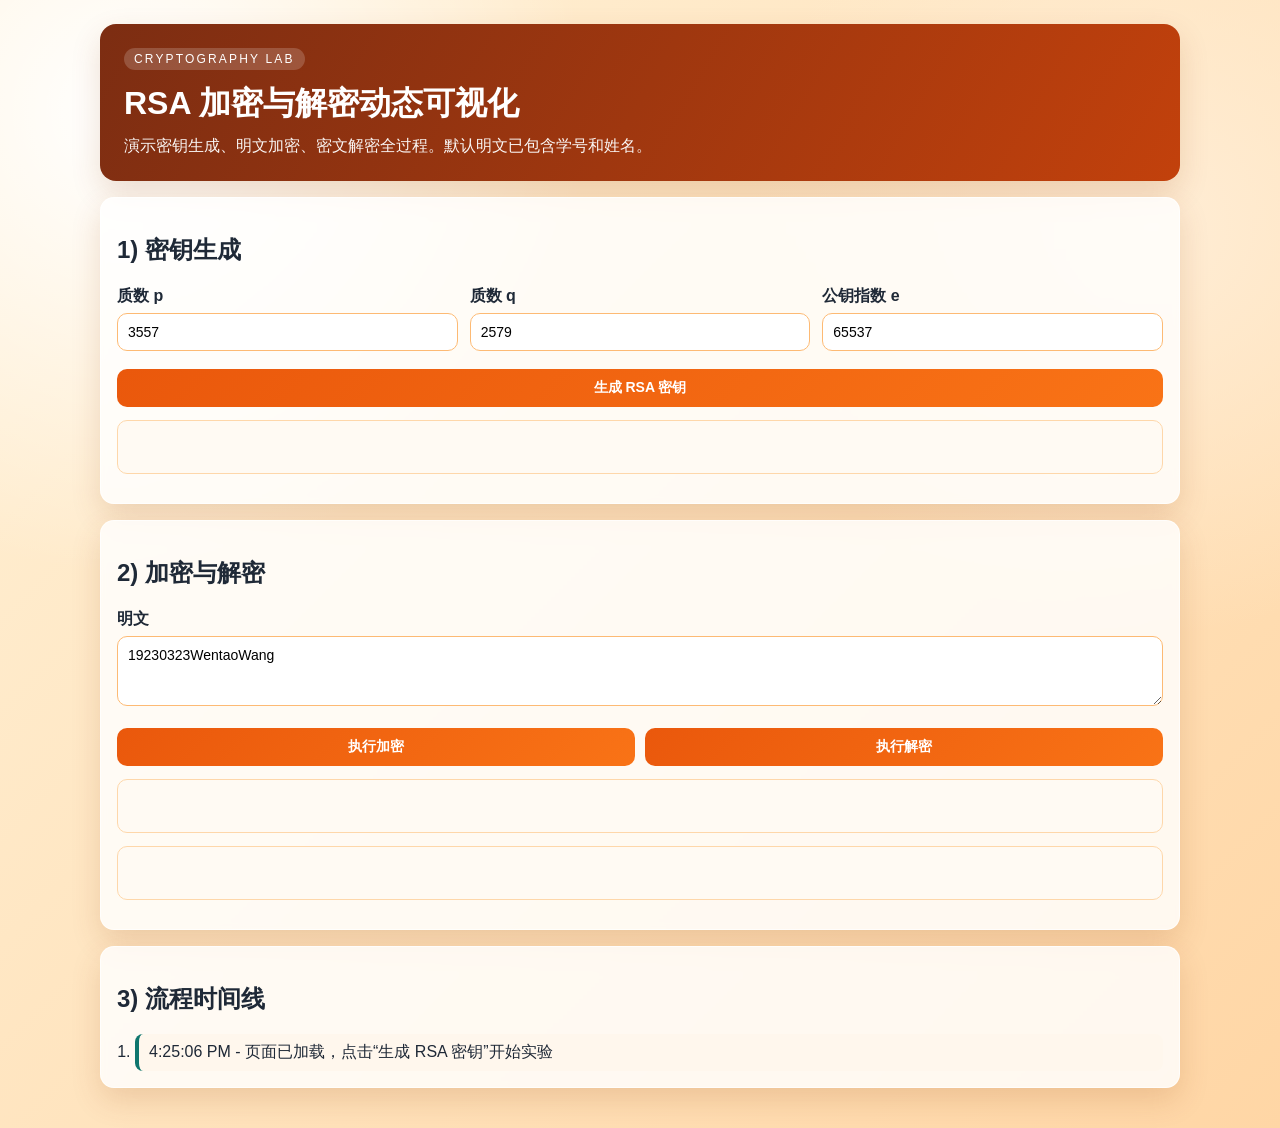
<file: RSA/index.html>
<!doctype html>
<html lang="zh-CN">
  <head>
    <meta charset="UTF-8" />
    <meta name="viewport" content="width=device-width, initial-scale=1.0" />
    <title>RSA 加密解密可视化</title>
    <link rel="stylesheet" href="style.css" />
  </head>
  <body>
    <main class="app">
      <header class="hero">
        <p class="badge">Cryptography Lab</p>
        <h1>RSA 加密与解密动态可视化</h1>
        <p class="subtitle">
          演示密钥生成、明文加密、密文解密全过程。默认明文已包含学号和姓名。
        </p>
      </header>

      <section class="panel key-panel">
        <h2>1) 密钥生成</h2>
        <div class="form-grid">
          <label>
            质数 p
            <input id="pInput" type="number" value="3557" min="3" />
          </label>
          <label>
            质数 q
            <input id="qInput" type="number" value="2579" min="3" />
          </label>
          <label>
            公钥指数 e
            <input id="eInput" type="number" value="65537" min="3" />
          </label>
        </div>
        <button id="genBtn">生成 RSA 密钥</button>
        <pre id="keyOutput" class="output"></pre>
      </section>

      <section class="panel action-panel">
        <h2>2) 加密与解密</h2>
        <label>
          明文
          <textarea id="plainInput" rows="3">19230323WentaoWang</textarea>
        </label>
        <div class="btn-row">
          <button id="encryptBtn">执行加密</button>
          <button id="decryptBtn">执行解密</button>
        </div>
        <pre id="cipherOutput" class="output"></pre>
        <pre id="decryptOutput" class="output"></pre>
      </section>

      <section class="panel timeline-panel">
        <h2>3) 流程时间线</h2>
        <ol id="timeline" class="timeline"></ol>
      </section>
    </main>

    <script src="app.js"></script>
  </body>
</html>
</file>
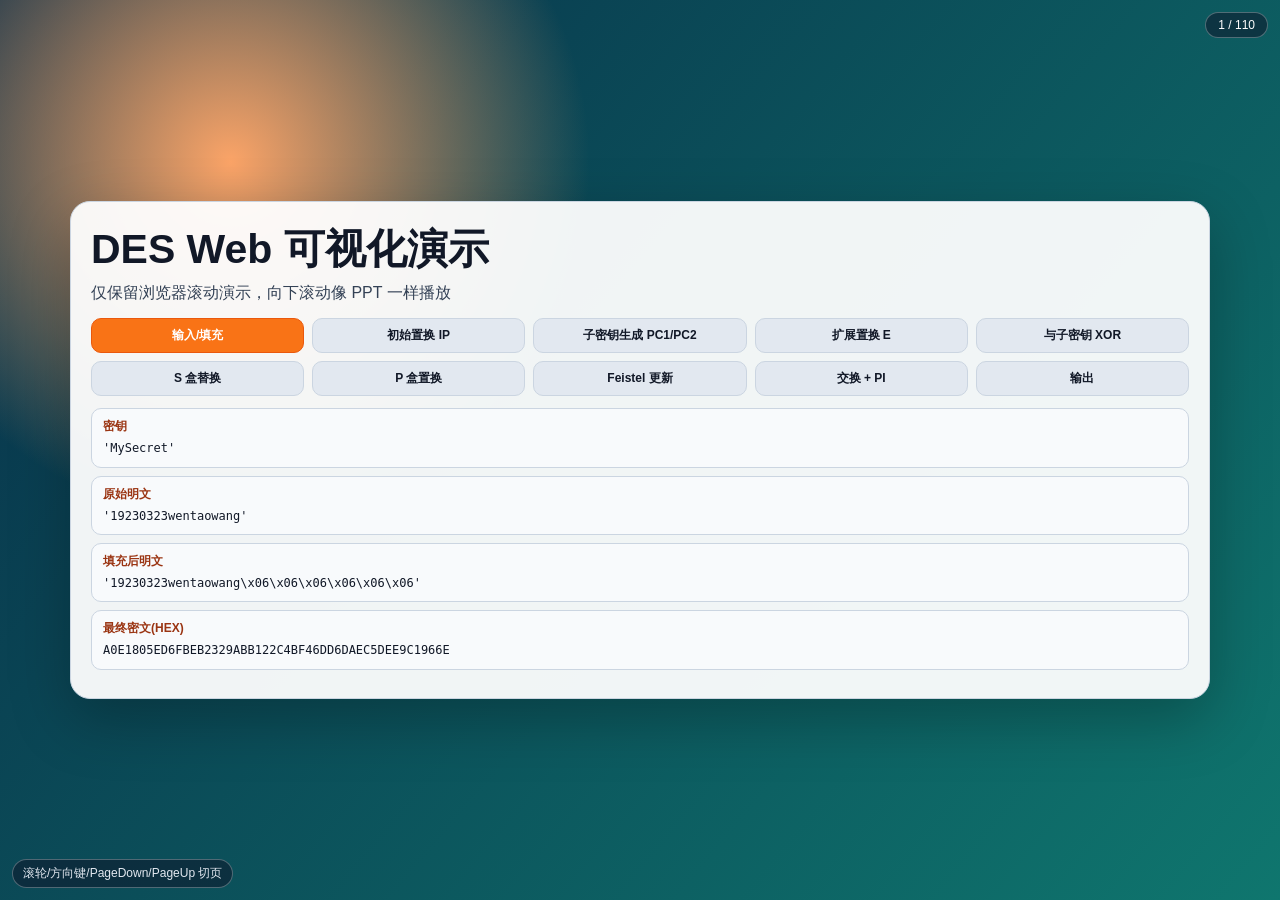
<file: DES/des_visualization_slides.html>
<!DOCTYPE html>
<html lang='zh-CN'>
<head>
  <meta charset='UTF-8' />
  <meta name='viewport' content='width=device-width, initial-scale=1.0' />
  <title>DES Web 滚动可视化</title>
  <style>
  :root {
    --bg1:#082f49;
    --bg2:#0f766e;
    --bg3:#f97316;
    --card:rgba(255,255,255,.94);
    --text:#111827;
    --muted:#334155;
    --line:#cbd5e1;
    --mod:#e2e8f0;
    --active:#f97316;
  }
  * { box-sizing: border-box; }
  html,body { height:100%; margin:0; }
  body {
    overflow:hidden;
    font-family:"Trebuchet MS","Microsoft YaHei",sans-serif;
    color:var(--text);
    background:
    radial-gradient(circle at 18% 18%, color-mix(in srgb, var(--bg3) 65%, white 35%) 0%, transparent 28%),
    linear-gradient(130deg, var(--bg1), var(--bg2));
  }
  .deck { height:100vh; overflow-y:auto; scroll-snap-type:y mandatory; scroll-behavior:smooth; }
  .slide { min-height:100vh; scroll-snap-align:start; display:flex; align-items:center; justify-content:center; padding:24px; }
  .card { width:min(1140px,96vw); background:var(--card); border:1px solid var(--line); border-radius:20px; padding:20px; box-shadow:0 20px 60px rgba(0,0,0,.26); }
  h2 { margin:0 0 6px; font-size:clamp(24px,3.2vw,42px); }
  .slide-subtitle { margin:0 0 14px; color:var(--muted); }
  .framework { display:grid; grid-template-columns:repeat(5,1fr); gap:8px; margin-bottom:12px; }
  .module { background:var(--mod); border:1px solid var(--line); border-radius:10px; padding:8px; font-size:12px; text-align:center; font-weight:700; }
  .module.active { background:var(--active); color:#fff; border-color:#ea580c; }
  .kv { margin:8px 0; background:#f8fafc; border:1px solid var(--line); border-radius:10px; padding:9px 11px; }
  .kv span { display:block; font-size:12px; color:#9a3412; font-weight:700; margin-bottom:5px; }
  .kv code { display:block; white-space:pre-wrap; word-break:break-all; font-family:"Cascadia Code","Consolas",monospace; font-size:12px; line-height:1.45; }
  .f-diagram { display:flex; align-items:center; flex-wrap:wrap; gap:6px; margin:8px 0 10px; }
  .f-box { background:#dbeafe; border:1px solid #93c5fd; border-radius:8px; padding:6px 8px; font-size:12px; font-weight:700; }
  .f-arrow { color:#2563eb; font-weight:900; }
  .hud { position:fixed; top:12px; right:12px; z-index:5; color:#fff; background:rgba(15,23,42,.55); border:1px solid rgba(255,255,255,.28); border-radius:999px; padding:5px 12px; font-size:12px; }
  .hint { position:fixed; left:12px; bottom:12px; z-index:5; color:#e2e8f0; background:rgba(15,23,42,.55); border:1px solid rgba(255,255,255,.28); border-radius:999px; padding:5px 10px; font-size:12px; }
  @media (max-width: 900px) {
    .framework { grid-template-columns:repeat(2,1fr); }
    .card { padding:14px; }
  }
  </style>
</head>
<body>
  <div class='hud' id='counter'>1 / 110</div>
  <div class='hint'>滚轮/方向键/PageDown/PageUp 切页</div>
  <main class='deck' id='deck'>
    <section class='slide'>
      <div class='card'>
      <h2>DES Web 可视化演示</h2>
      <p class='slide-subtitle'>仅保留浏览器滚动演示，向下滚动像 PPT 一样播放</p>
      <div class='framework'><div class='module active'>输入/填充</div><div class='module'>初始置换 IP</div><div class='module'>子密钥生成 PC1/PC2</div><div class='module'>扩展置换 E</div><div class='module'>与子密钥 XOR</div><div class='module'>S 盒替换</div><div class='module'>P 盒置换</div><div class='module'>Feistel 更新</div><div class='module'>交换 + PI</div><div class='module'>输出</div></div>
      <div class='kv'><span>密钥</span><code>&#x27;MySecret&#x27;</code></div><div class='kv'><span>原始明文</span><code>&#x27;19230323wentaowang&#x27;</code></div><div class='kv'><span>填充后明文</span><code>&#x27;19230323wentaowang\x06\x06\x06\x06\x06\x06&#x27;</code></div><div class='kv'><span>最终密文(HEX)</span><code>A0E1805ED6FBEB2329ABB122C4BF46DD6DAEC5DEE9C1966E</code></div>
      </div>
    </section>
    

    <section class='slide'>
      <div class='card'>
      <h2>加密块 1 - IP 阶段</h2>
      <p class='slide-subtitle'>本页对应模块：初始置换 IP</p>
      <div class='framework'><div class='module'>输入/填充</div><div class='module active'>初始置换 IP</div><div class='module'>子密钥生成 PC1/PC2</div><div class='module'>扩展置换 E</div><div class='module'>与子密钥 XOR</div><div class='module'>S 盒替换</div><div class='module'>P 盒置换</div><div class='module'>Feistel 更新</div><div class='module'>交换 + PI</div><div class='module'>输出</div></div>
      <div class='kv'><span>输入块(HEX)</span><code>3139323330333233</code></div><div class='kv'><span>输入块(BIN)</span><code>00110001 00111001 00110010 00110011 00110000 00110011 00110010 00110011</code></div><div class='kv'><span>IP 后 L0</span><code>00000000 11111111 00000000 10101011</code></div><div class='kv'><span>IP 后 R0</span><code>00000000 11111111 00000010 11101100</code></div>
      </div>
    </section>
    

    <section class='slide'>
      <div class='card'>
      <h2>加密第 1 轮</h2>
      <p class='slide-subtitle'>本页对应模块：E -> XOR -> S 盒 -> P 盒 -> Feistel 更新（K1）</p>
      <div class='framework'><div class='module'>输入/填充</div><div class='module'>初始置换 IP</div><div class='module'>子密钥生成 PC1/PC2</div><div class='module active'>扩展置换 E</div><div class='module'>与子密钥 XOR</div><div class='module'>S 盒替换</div><div class='module'>P 盒置换</div><div class='module'>Feistel 更新</div><div class='module'>交换 + PI</div><div class='module'>输出</div></div>
      
    <div class='f-diagram'>
      <div class='f-box'>R(32)</div>
      <div class='f-arrow'>-></div>
      <div class='f-box'>E 扩展(48)</div>
      <div class='f-arrow'>-></div>
      <div class='f-box'>XOR 子密钥</div>
      <div class='f-arrow'>-></div>
      <div class='f-box'>S 盒(32)</div>
      <div class='f-arrow'>-></div>
      <div class='f-box'>P 置换(32)</div>
    </div>
    <div class='kv'><span>子密钥 K1</span><code>F096E633A04C</code></div><div class='kv'><span>L0</span><code>00000000 11111111 00000000 10101011</code></div><div class='kv'><span>R0</span><code>00000000 11111111 00000010 11101100</code></div><div class='kv'><span>E 扩展输出</span><code>000000 000001 011111 111110 100000 000101 011101 011000</code></div><div class='kv'><span>XOR 输出</span><code>111100 001000 000100 011000 101100 111111 011100 010100</code></div><div class='kv'><span>S 盒输出</span><code>0101 0110 1001 1011 0111 1101 0110 0011</code></div><div class='kv'><span>f(R,K)=P 输出</span><code>11110100 01010110 10101101 11011010</code></div><div class='kv'><span>L1</span><code>00000000 11111111 00000010 11101100</code></div><div class='kv'><span>R1</span><code>11110100 10101001 10101101 01110001</code></div>
      </div>
    </section>
    

    <section class='slide'>
      <div class='card'>
      <h2>加密第 2 轮</h2>
      <p class='slide-subtitle'>本页对应模块：E -> XOR -> S 盒 -> P 盒 -> Feistel 更新（K2）</p>
      <div class='framework'><div class='module'>输入/填充</div><div class='module'>初始置换 IP</div><div class='module'>子密钥生成 PC1/PC2</div><div class='module active'>扩展置换 E</div><div class='module'>与子密钥 XOR</div><div class='module'>S 盒替换</div><div class='module'>P 盒置换</div><div class='module'>Feistel 更新</div><div class='module'>交换 + PI</div><div class='module'>输出</div></div>
      
    <div class='f-diagram'>
      <div class='f-box'>R(32)</div>
      <div class='f-arrow'>-></div>
      <div class='f-box'>E 扩展(48)</div>
      <div class='f-arrow'>-></div>
      <div class='f-box'>XOR 子密钥</div>
      <div class='f-arrow'>-></div>
      <div class='f-box'>S 盒(32)</div>
      <div class='f-arrow'>-></div>
      <div class='f-box'>P 置换(32)</div>
    </div>
    <div class='kv'><span>子密钥 K2</span><code>E0BE7242065F</code></div><div class='kv'><span>L1</span><code>00000000 11111111 00000010 11101100</code></div><div class='kv'><span>R1</span><code>11110100 10101001 10101101 01110001</code></div><div class='kv'><span>E 扩展输出</span><code>111110 101001 010101 010011 110101 011010 101110 100011</code></div><div class='kv'><span>XOR 输出</span><code>000110 100010 101100 100001 100101 111010 110111 111100</code></div><div class='kv'><span>S 盒输出</span><code>0001 1110 0011 0011 1100 1101 1111 0101</code></div><div class='kv'><span>f(R,K)=P 输出</span><code>11010111 01011100 00101100 00111111</code></div><div class='kv'><span>L2</span><code>11110100 10101001 10101101 01110001</code></div><div class='kv'><span>R2</span><code>11010111 10100011 00101110 11010011</code></div>
      </div>
    </section>
    

    <section class='slide'>
      <div class='card'>
      <h2>加密第 3 轮</h2>
      <p class='slide-subtitle'>本页对应模块：E -> XOR -> S 盒 -> P 盒 -> Feistel 更新（K3）</p>
      <div class='framework'><div class='module'>输入/填充</div><div class='module'>初始置换 IP</div><div class='module'>子密钥生成 PC1/PC2</div><div class='module active'>扩展置换 E</div><div class='module'>与子密钥 XOR</div><div class='module'>S 盒替换</div><div class='module'>P 盒置换</div><div class='module'>Feistel 更新</div><div class='module'>交换 + PI</div><div class='module'>输出</div></div>
      
    <div class='f-diagram'>
      <div class='f-box'>R(32)</div>
      <div class='f-arrow'>-></div>
      <div class='f-box'>E 扩展(48)</div>
      <div class='f-arrow'>-></div>
      <div class='f-box'>XOR 子密钥</div>
      <div class='f-arrow'>-></div>
      <div class='f-box'>S 盒(32)</div>
      <div class='f-arrow'>-></div>
      <div class='f-box'>P 置换(32)</div>
    </div>
    <div class='kv'><span>子密钥 K3</span><code>E4FE721FB188</code></div><div class='kv'><span>L2</span><code>11110100 10101001 10101101 01110001</code></div><div class='kv'><span>R2</span><code>11010111 10100011 00101110 11010011</code></div><div class='kv'><span>E 扩展输出</span><code>111010 101111 110100 000110 100101 011101 011010 100111</code></div><div class='kv'><span>XOR 输出</span><code>000011 100000 001101 110100 100010 100110 011100 101111</code></div><div class='kv'><span>S 盒输出</span><code>1111 0000 0110 0011 0010 0101 0110 1101</code></div><div class='kv'><span>f(R,K)=P 输出</span><code>10001000 11010001 10101110 10101110</code></div><div class='kv'><span>L3</span><code>11010111 10100011 00101110 11010011</code></div><div class='kv'><span>R3</span><code>01111100 01111000 00000011 11011111</code></div>
      </div>
    </section>
    

    <section class='slide'>
      <div class='card'>
      <h2>加密第 4 轮</h2>
      <p class='slide-subtitle'>本页对应模块：E -> XOR -> S 盒 -> P 盒 -> Feistel 更新（K4）</p>
      <div class='framework'><div class='module'>输入/填充</div><div class='module'>初始置换 IP</div><div class='module'>子密钥生成 PC1/PC2</div><div class='module active'>扩展置换 E</div><div class='module'>与子密钥 XOR</div><div class='module'>S 盒替换</div><div class='module'>P 盒置换</div><div class='module'>Feistel 更新</div><div class='module'>交换 + PI</div><div class='module'>输出</div></div>
      
    <div class='f-diagram'>
      <div class='f-box'>R(32)</div>
      <div class='f-arrow'>-></div>
      <div class='f-box'>E 扩展(48)</div>
      <div class='f-arrow'>-></div>
      <div class='f-box'>XOR 子密钥</div>
      <div class='f-arrow'>-></div>
      <div class='f-box'>S 盒(32)</div>
      <div class='f-arrow'>-></div>
      <div class='f-box'>P 置换(32)</div>
    </div>
    <div class='kv'><span>子密钥 K4</span><code>E6F752205561</code></div><div class='kv'><span>L3</span><code>11010111 10100011 00101110 11010011</code></div><div class='kv'><span>R3</span><code>01111100 01111000 00000011 11011111</code></div><div class='kv'><span>E 扩展输出</span><code>101111 111000 001111 110000 000000 000111 111011 111110</code></div><div class='kv'><span>XOR 输出</span><code>010110 010111 010010 100010 001000 000010 101110 011111</code></div><div class='kv'><span>S 盒输出</span><code>1100 1010 1101 0110 0111 0001 1110 0010</code></div><div class='kv'><span>f(R,K)=P 输出</span><code>01100100 11011111 10110101 10000001</code></div><div class='kv'><span>L4</span><code>01111100 01111000 00000011 11011111</code></div><div class='kv'><span>R4</span><code>10110011 01111100 10011011 01010010</code></div>
      </div>
    </section>
    

    <section class='slide'>
      <div class='card'>
      <h2>加密第 5 轮</h2>
      <p class='slide-subtitle'>本页对应模块：E -> XOR -> S 盒 -> P 盒 -> Feistel 更新（K5）</p>
      <div class='framework'><div class='module'>输入/填充</div><div class='module'>初始置换 IP</div><div class='module'>子密钥生成 PC1/PC2</div><div class='module active'>扩展置换 E</div><div class='module'>与子密钥 XOR</div><div class='module'>S 盒替换</div><div class='module'>P 盒置换</div><div class='module'>Feistel 更新</div><div class='module'>交换 + PI</div><div class='module'>输出</div></div>
      
    <div class='f-diagram'>
      <div class='f-box'>R(32)</div>
      <div class='f-arrow'>-></div>
      <div class='f-box'>E 扩展(48)</div>
      <div class='f-arrow'>-></div>
      <div class='f-box'>XOR 子密钥</div>
      <div class='f-arrow'>-></div>
      <div class='f-box'>S 盒(32)</div>
      <div class='f-arrow'>-></div>
      <div class='f-box'>P 置换(32)</div>
    </div>
    <div class='kv'><span>子密钥 K5</span><code>6ED7534AA826</code></div><div class='kv'><span>L4</span><code>01111100 01111000 00000011 11011111</code></div><div class='kv'><span>R4</span><code>10110011 01111100 10011011 01010010</code></div><div class='kv'><span>E 扩展输出</span><code>010110 100110 101111 111001 010011 110110 101010 100101</code></div><div class='kv'><span>XOR 输出</span><code>001101 001011 110010 101010 000001 011100 001010 000011</code></div><div class='kv'><span>S 盒输出</span><code>1101 0010 0001 1011 1110 0101 0000 1111</code></div><div class='kv'><span>f(R,K)=P 输出</span><code>11001101 11000110 10101000 11101010</code></div><div class='kv'><span>L5</span><code>10110011 01111100 10011011 01010010</code></div><div class='kv'><span>R5</span><code>10110001 10111110 10101011 00110101</code></div>
      </div>
    </section>
    

    <section class='slide'>
      <div class='card'>
      <h2>加密第 6 轮</h2>
      <p class='slide-subtitle'>本页对应模块：E -> XOR -> S 盒 -> P 盒 -> Feistel 更新（K6）</p>
      <div class='framework'><div class='module'>输入/填充</div><div class='module'>初始置换 IP</div><div class='module'>子密钥生成 PC1/PC2</div><div class='module active'>扩展置换 E</div><div class='module'>与子密钥 XOR</div><div class='module'>S 盒替换</div><div class='module'>P 盒置换</div><div class='module'>Feistel 更新</div><div class='module'>交换 + PI</div><div class='module'>输出</div></div>
      
    <div class='f-diagram'>
      <div class='f-box'>R(32)</div>
      <div class='f-arrow'>-></div>
      <div class='f-box'>E 扩展(48)</div>
      <div class='f-arrow'>-></div>
      <div class='f-box'>XOR 子密钥</div>
      <div class='f-arrow'>-></div>
      <div class='f-box'>S 盒(32)</div>
      <div class='f-arrow'>-></div>
      <div class='f-box'>P 置换(32)</div>
    </div>
    <div class='kv'><span>子密钥 K6</span><code>6FD15BE44D98</code></div><div class='kv'><span>L5</span><code>10110011 01111100 10011011 01010010</code></div><div class='kv'><span>R5</span><code>10110001 10111110 10101011 00110101</code></div><div class='kv'><span>E 扩展输出</span><code>110110 100011 110111 111101 010101 010110 100110 101011</code></div><div class='kv'><span>XOR 输出</span><code>101101 011110 110010 100110 101100 010010 010000 110011</code></div><div class='kv'><span>S 盒输出</span><code>0001 1010 0001 0000 0111 1101 0011 1100</code></div><div class='kv'><span>f(R,K)=P 输出</span><code>01111110 00001100 00100100 10101010</code></div><div class='kv'><span>L6</span><code>10110001 10111110 10101011 00110101</code></div><div class='kv'><span>R6</span><code>11001101 01110000 10111111 11111000</code></div>
      </div>
    </section>
    

    <section class='slide'>
      <div class='card'>
      <h2>加密第 7 轮</h2>
      <p class='slide-subtitle'>本页对应模块：E -> XOR -> S 盒 -> P 盒 -> Feistel 更新（K7）</p>
      <div class='framework'><div class='module'>输入/填充</div><div class='module'>初始置换 IP</div><div class='module'>子密钥生成 PC1/PC2</div><div class='module active'>扩展置换 E</div><div class='module'>与子密钥 XOR</div><div class='module'>S 盒替换</div><div class='module'>P 盒置换</div><div class='module'>Feistel 更新</div><div class='module'>交换 + PI</div><div class='module'>输出</div></div>
      
    <div class='f-diagram'>
      <div class='f-box'>R(32)</div>
      <div class='f-arrow'>-></div>
      <div class='f-box'>E 扩展(48)</div>
      <div class='f-arrow'>-></div>
      <div class='f-box'>XOR 子密钥</div>
      <div class='f-arrow'>-></div>
      <div class='f-box'>S 盒(32)</div>
      <div class='f-arrow'>-></div>
      <div class='f-box'>P 置换(32)</div>
    </div>
    <div class='kv'><span>子密钥 K7</span><code>2FC1DB09125B</code></div><div class='kv'><span>L6</span><code>10110001 10111110 10101011 00110101</code></div><div class='kv'><span>R6</span><code>11001101 01110000 10111111 11111000</code></div><div class='kv'><span>E 扩展输出</span><code>011001 011010 101110 100001 010111 111111 111111 110001</code></div><div class='kv'><span>XOR 输出</span><code>010010 100110 101001 111010 010101 101110 110110 101010</code></div><div class='kv'><span>S 盒输出</span><code>1010 1011 0110 0010 1111 0011 1000 1100</code></div><div class='kv'><span>f(R,K)=P 输出</span><code>01101001 11101101 01100010 10100101</code></div><div class='kv'><span>L7</span><code>11001101 01110000 10111111 11111000</code></div><div class='kv'><span>R7</span><code>11011000 01010011 11001001 10010000</code></div>
      </div>
    </section>
    

    <section class='slide'>
      <div class='card'>
      <h2>加密第 8 轮</h2>
      <p class='slide-subtitle'>本页对应模块：E -> XOR -> S 盒 -> P 盒 -> Feistel 更新（K8）</p>
      <div class='framework'><div class='module'>输入/填充</div><div class='module'>初始置换 IP</div><div class='module'>子密钥生成 PC1/PC2</div><div class='module active'>扩展置换 E</div><div class='module'>与子密钥 XOR</div><div class='module'>S 盒替换</div><div class='module'>P 盒置换</div><div class='module'>Feistel 更新</div><div class='module'>交换 + PI</div><div class='module'>输出</div></div>
      
    <div class='f-diagram'>
      <div class='f-box'>R(32)</div>
      <div class='f-arrow'>-></div>
      <div class='f-box'>E 扩展(48)</div>
      <div class='f-arrow'>-></div>
      <div class='f-box'>XOR 子密钥</div>
      <div class='f-arrow'>-></div>
      <div class='f-box'>S 盒(32)</div>
      <div class='f-arrow'>-></div>
      <div class='f-box'>P 置换(32)</div>
    </div>
    <div class='kv'><span>子密钥 K8</span><code>3F499BD7D020</code></div><div class='kv'><span>L7</span><code>11001101 01110000 10111111 11111000</code></div><div class='kv'><span>R7</span><code>11011000 01010011 11001001 10010000</code></div><div class='kv'><span>E 扩展输出</span><code>011011 110000 001010 100111 111001 010011 110010 100001</code></div><div class='kv'><span>XOR 输出</span><code>010100 000100 101100 111100 001100 101110 110010 000001</code></div><div class='kv'><span>S 盒输出</span><code>0110 1000 0011 1000 1011 0011 1111 0001</code></div><div class='kv'><span>f(R,K)=P 输出</span><code>00100111 00111000 10101110 11000101</code></div><div class='kv'><span>L8</span><code>11011000 01010011 11001001 10010000</code></div><div class='kv'><span>R8</span><code>11101010 01001000 00010001 00111101</code></div>
      </div>
    </section>
    

    <section class='slide'>
      <div class='card'>
      <h2>加密第 9 轮</h2>
      <p class='slide-subtitle'>本页对应模块：E -> XOR -> S 盒 -> P 盒 -> Feistel 更新（K9）</p>
      <div class='framework'><div class='module'>输入/填充</div><div class='module'>初始置换 IP</div><div class='module'>子密钥生成 PC1/PC2</div><div class='module active'>扩展置换 E</div><div class='module'>与子密钥 XOR</div><div class='module'>S 盒替换</div><div class='module'>P 盒置换</div><div class='module'>Feistel 更新</div><div class='module'>交换 + PI</div><div class='module'>输出</div></div>
      
    <div class='f-diagram'>
      <div class='f-box'>R(32)</div>
      <div class='f-arrow'>-></div>
      <div class='f-box'>E 扩展(48)</div>
      <div class='f-arrow'>-></div>
      <div class='f-box'>XOR 子密钥</div>
      <div class='f-arrow'>-></div>
      <div class='f-box'>S 盒(32)</div>
      <div class='f-arrow'>-></div>
      <div class='f-box'>P 置换(32)</div>
    </div>
    <div class='kv'><span>子密钥 K9</span><code>1F5BC919CA0E</code></div><div class='kv'><span>L8</span><code>11011000 01010011 11001001 10010000</code></div><div class='kv'><span>R8</span><code>11101010 01001000 00010001 00111101</code></div><div class='kv'><span>E 扩展输出</span><code>111101 010100 001001 010000 000010 100010 100111 111011</code></div><div class='kv'><span>XOR 输出</span><code>111010 100001 100110 011001 000100 111110 001111 110101</code></div><div class='kv'><span>S 盒输出</span><code>1010 1101 1001 0001 0100 0110 1010 1001</code></div><div class='kv'><span>f(R,K)=P 输出</span><code>10001100 10101100 01001111 00011001</code></div><div class='kv'><span>L9</span><code>11101010 01001000 00010001 00111101</code></div><div class='kv'><span>R9</span><code>01010100 11111111 10000110 10001001</code></div>
      </div>
    </section>
    

    <section class='slide'>
      <div class='card'>
      <h2>加密第 10 轮</h2>
      <p class='slide-subtitle'>本页对应模块：E -> XOR -> S 盒 -> P 盒 -> Feistel 更新（K10）</p>
      <div class='framework'><div class='module'>输入/填充</div><div class='module'>初始置换 IP</div><div class='module'>子密钥生成 PC1/PC2</div><div class='module active'>扩展置换 E</div><div class='module'>与子密钥 XOR</div><div class='module'>S 盒替换</div><div class='module'>P 盒置换</div><div class='module'>Feistel 更新</div><div class='module'>交换 + PI</div><div class='module'>输出</div></div>
      
    <div class='f-diagram'>
      <div class='f-box'>R(32)</div>
      <div class='f-arrow'>-></div>
      <div class='f-box'>E 扩展(48)</div>
      <div class='f-arrow'>-></div>
      <div class='f-box'>XOR 子密钥</div>
      <div class='f-arrow'>-></div>
      <div class='f-box'>S 盒(32)</div>
      <div class='f-arrow'>-></div>
      <div class='f-box'>P 置换(32)</div>
    </div>
    <div class='kv'><span>子密钥 K10</span><code>1B79CD545490</code></div><div class='kv'><span>L9</span><code>11101010 01001000 00010001 00111101</code></div><div class='kv'><span>R9</span><code>01010100 11111111 10000110 10001001</code></div><div class='kv'><span>E 扩展输出</span><code>101010 101001 011111 111111 110000 001101 010001 010010</code></div><div class='kv'><span>XOR 输出</span><code>101100 011110 111000 110010 100101 001000 000011 000010</code></div><div class='kv'><span>S 盒输出</span><code>0010 1010 0101 0001 1100 1001 0000 0010</code></div><div class='kv'><span>f(R,K)=P 输出</span><code>11010101 00001111 00100010 00000000</code></div><div class='kv'><span>L10</span><code>01010100 11111111 10000110 10001001</code></div><div class='kv'><span>R10</span><code>00111111 01000111 00110011 00111101</code></div>
      </div>
    </section>
    

    <section class='slide'>
      <div class='card'>
      <h2>加密第 11 轮</h2>
      <p class='slide-subtitle'>本页对应模块：E -> XOR -> S 盒 -> P 盒 -> Feistel 更新（K11）</p>
      <div class='framework'><div class='module'>输入/填充</div><div class='module'>初始置换 IP</div><div class='module'>子密钥生成 PC1/PC2</div><div class='module active'>扩展置换 E</div><div class='module'>与子密钥 XOR</div><div class='module'>S 盒替换</div><div class='module'>P 盒置换</div><div class='module'>Feistel 更新</div><div class='module'>交换 + PI</div><div class='module'>输出</div></div>
      
    <div class='f-diagram'>
      <div class='f-box'>R(32)</div>
      <div class='f-arrow'>-></div>
      <div class='f-box'>E 扩展(48)</div>
      <div class='f-arrow'>-></div>
      <div class='f-box'>XOR 子密钥</div>
      <div class='f-arrow'>-></div>
      <div class='f-box'>S 盒(32)</div>
      <div class='f-arrow'>-></div>
      <div class='f-box'>P 置换(32)</div>
    </div>
    <div class='kv'><span>子密钥 K11</span><code>196DCD89206D</code></div><div class='kv'><span>L10</span><code>01010100 11111111 10000110 10001001</code></div><div class='kv'><span>R10</span><code>00111111 01000111 00110011 00111101</code></div><div class='kv'><span>E 扩展输出</span><code>100111 111110 101000 001110 100110 100110 100111 111010</code></div><div class='kv'><span>XOR 输出</span><code>100001 101000 011111 000011 000100 110100 100110 010111</code></div><div class='kv'><span>S 盒输出</span><code>1111 1010 0001 1000 0100 0100 1101 1011</code></div><div class='kv'><span>f(R,K)=P 输出</span><code>01001110 10011110 10001010 01001011</code></div><div class='kv'><span>L11</span><code>00111111 01000111 00110011 00111101</code></div><div class='kv'><span>R11</span><code>00011010 01100001 00001100 11000010</code></div>
      </div>
    </section>
    

    <section class='slide'>
      <div class='card'>
      <h2>加密第 12 轮</h2>
      <p class='slide-subtitle'>本页对应模块：E -> XOR -> S 盒 -> P 盒 -> Feistel 更新（K12）</p>
      <div class='framework'><div class='module'>输入/填充</div><div class='module'>初始置换 IP</div><div class='module'>子密钥生成 PC1/PC2</div><div class='module active'>扩展置换 E</div><div class='module'>与子密钥 XOR</div><div class='module'>S 盒替换</div><div class='module'>P 盒置换</div><div class='module'>Feistel 更新</div><div class='module'>交换 + PI</div><div class='module'>输出</div></div>
      
    <div class='f-diagram'>
      <div class='f-box'>R(32)</div>
      <div class='f-arrow'>-></div>
      <div class='f-box'>E 扩展(48)</div>
      <div class='f-arrow'>-></div>
      <div class='f-box'>XOR 子密钥</div>
      <div class='f-arrow'>-></div>
      <div class='f-box'>S 盒(32)</div>
      <div class='f-arrow'>-></div>
      <div class='f-box'>P 置换(32)</div>
    </div>
    <div class='kv'><span>子密钥 K12</span><code>516DADA2FA80</code></div><div class='kv'><span>L11</span><code>00111111 01000111 00110011 00111101</code></div><div class='kv'><span>R11</span><code>00011010 01100001 00001100 11000010</code></div><div class='kv'><span>E 扩展输出</span><code>000011 110100 001100 000010 100001 011001 011000 000100</code></div><div class='kv'><span>XOR 输出</span><code>010111 100010 111010 101111 001001 110110 110010 000100</code></div><div class='kv'><span>S 盒输出</span><code>1011 1110 1010 1000 0100 1010 1111 1000</code></div><div class='kv'><span>f(R,K)=P 输出</span><code>01011010 10111100 00000111 01010111</code></div><div class='kv'><span>L12</span><code>00011010 01100001 00001100 11000010</code></div><div class='kv'><span>R12</span><code>01100101 11111011 00110100 01101010</code></div>
      </div>
    </section>
    

    <section class='slide'>
      <div class='card'>
      <h2>加密第 13 轮</h2>
      <p class='slide-subtitle'>本页对应模块：E -> XOR -> S 盒 -> P 盒 -> Feistel 更新（K13）</p>
      <div class='framework'><div class='module'>输入/填充</div><div class='module'>初始置换 IP</div><div class='module'>子密钥生成 PC1/PC2</div><div class='module active'>扩展置换 E</div><div class='module'>与子密钥 XOR</div><div class='module'>S 盒替换</div><div class='module'>P 盒置换</div><div class='module'>Feistel 更新</div><div class='module'>交换 + PI</div><div class='module'>输出</div></div>
      
    <div class='f-diagram'>
      <div class='f-box'>R(32)</div>
      <div class='f-arrow'>-></div>
      <div class='f-box'>E 扩展(48)</div>
      <div class='f-arrow'>-></div>
      <div class='f-box'>XOR 子密钥</div>
      <div class='f-arrow'>-></div>
      <div class='f-box'>S 盒(32)</div>
      <div class='f-arrow'>-></div>
      <div class='f-box'>P 置换(32)</div>
    </div>
    <div class='kv'><span>子密钥 K13</span><code>D1ADA5300737</code></div><div class='kv'><span>L12</span><code>00011010 01100001 00001100 11000010</code></div><div class='kv'><span>R12</span><code>01100101 11111011 00110100 01101010</code></div><div class='kv'><span>E 扩展输出</span><code>001100 001011 111111 110110 100110 101000 001101 010100</code></div><div class='kv'><span>XOR 输出</span><code>111000 010001 001001 010011 101010 101000 010001 100011</code></div><div class='kv'><span>S 盒输出</span><code>0011 1100 0011 0111 1101 0010 1110 0001</code></div><div class='kv'><span>f(R,K)=P 输出</span><code>10100101 01111100 00011110 00010111</code></div><div class='kv'><span>L13</span><code>01100101 11111011 00110100 01101010</code></div><div class='kv'><span>R13</span><code>10111111 00011101 00010010 11010101</code></div>
      </div>
    </section>
    

    <section class='slide'>
      <div class='card'>
      <h2>加密第 14 轮</h2>
      <p class='slide-subtitle'>本页对应模块：E -> XOR -> S 盒 -> P 盒 -> Feistel 更新（K14）</p>
      <div class='framework'><div class='module'>输入/填充</div><div class='module'>初始置换 IP</div><div class='module'>子密钥生成 PC1/PC2</div><div class='module active'>扩展置换 E</div><div class='module'>与子密钥 XOR</div><div class='module'>S 盒替换</div><div class='module'>P 盒置换</div><div class='module'>Feistel 更新</div><div class='module'>交换 + PI</div><div class='module'>输出</div></div>
      
    <div class='f-diagram'>
      <div class='f-box'>R(32)</div>
      <div class='f-arrow'>-></div>
      <div class='f-box'>E 扩展(48)</div>
      <div class='f-arrow'>-></div>
      <div class='f-box'>XOR 子密钥</div>
      <div class='f-arrow'>-></div>
      <div class='f-box'>S 盒(32)</div>
      <div class='f-arrow'>-></div>
      <div class='f-box'>P 置换(32)</div>
    </div>
    <div class='kv'><span>子密钥 K14</span><code>D1AEA79F0882</code></div><div class='kv'><span>L13</span><code>01100101 11111011 00110100 01101010</code></div><div class='kv'><span>R13</span><code>10111111 00011101 00010010 11010101</code></div><div class='kv'><span>E 扩展输出</span><code>110111 111110 100011 111010 100010 100101 011010 101011</code></div><div class='kv'><span>XOR 输出</span><code>000011 100100 011001 011101 000101 010101 111000 101001</code></div><div class='kv'><span>S 盒输出</span><code>1111 0111 1100 1110 0010 1101 0000 0100</code></div><div class='kv'><span>f(R,K)=P 输出</span><code>01010000 11000001 11110011 11111010</code></div><div class='kv'><span>L14</span><code>10111111 00011101 00010010 11010101</code></div><div class='kv'><span>R14</span><code>00110101 00111010 11000111 10010000</code></div>
      </div>
    </section>
    

    <section class='slide'>
      <div class='card'>
      <h2>加密第 15 轮</h2>
      <p class='slide-subtitle'>本页对应模块：E -> XOR -> S 盒 -> P 盒 -> Feistel 更新（K15）</p>
      <div class='framework'><div class='module'>输入/填充</div><div class='module'>初始置换 IP</div><div class='module'>子密钥生成 PC1/PC2</div><div class='module active'>扩展置换 E</div><div class='module'>与子密钥 XOR</div><div class='module'>S 盒替换</div><div class='module'>P 盒置换</div><div class='module'>Feistel 更新</div><div class='module'>交换 + PI</div><div class='module'>输出</div></div>
      
    <div class='f-diagram'>
      <div class='f-box'>R(32)</div>
      <div class='f-arrow'>-></div>
      <div class='f-box'>E 扩展(48)</div>
      <div class='f-arrow'>-></div>
      <div class='f-box'>XOR 子密钥</div>
      <div class='f-arrow'>-></div>
      <div class='f-box'>S 盒(32)</div>
      <div class='f-arrow'>-></div>
      <div class='f-box'>P 置换(32)</div>
    </div>
    <div class='kv'><span>子密钥 K15</span><code>F1B6A6446351</code></div><div class='kv'><span>L14</span><code>10111111 00011101 00010010 11010101</code></div><div class='kv'><span>R14</span><code>00110101 00111010 11000111 10010000</code></div><div class='kv'><span>E 扩展输出</span><code>000110 101010 100111 110101 011000 001111 110010 100000</code></div><div class='kv'><span>XOR 输出</span><code>111010 110001 111101 010011 001001 001001 111111 110001</code></div><div class='kv'><span>S 盒输出</span><code>1010 1011 0010 0111 0100 0111 1100 1111</code></div><div class='kv'><span>f(R,K)=P 输出</span><code>11001000 11111110 01111010 00101101</code></div><div class='kv'><span>L15</span><code>00110101 00111010 11000111 10010000</code></div><div class='kv'><span>R15</span><code>01110111 11100011 01101000 11111000</code></div>
      </div>
    </section>
    

    <section class='slide'>
      <div class='card'>
      <h2>加密第 16 轮</h2>
      <p class='slide-subtitle'>本页对应模块：E -> XOR -> S 盒 -> P 盒 -> Feistel 更新（K16）</p>
      <div class='framework'><div class='module'>输入/填充</div><div class='module'>初始置换 IP</div><div class='module'>子密钥生成 PC1/PC2</div><div class='module active'>扩展置换 E</div><div class='module'>与子密钥 XOR</div><div class='module'>S 盒替换</div><div class='module'>P 盒置换</div><div class='module'>Feistel 更新</div><div class='module'>交换 + PI</div><div class='module'>输出</div></div>
      
    <div class='f-diagram'>
      <div class='f-box'>R(32)</div>
      <div class='f-arrow'>-></div>
      <div class='f-box'>E 扩展(48)</div>
      <div class='f-arrow'>-></div>
      <div class='f-box'>XOR 子密钥</div>
      <div class='f-arrow'>-></div>
      <div class='f-box'>S 盒(32)</div>
      <div class='f-arrow'>-></div>
      <div class='f-box'>P 置换(32)</div>
    </div>
    <div class='kv'><span>子密钥 K16</span><code>E0BE2EF48881</code></div><div class='kv'><span>L15</span><code>00110101 00111010 11000111 10010000</code></div><div class='kv'><span>R15</span><code>01110111 11100011 01101000 11111000</code></div><div class='kv'><span>E 扩展输出</span><code>001110 101111 111100 000110 101101 010001 011111 110000</code></div><div class='kv'><span>XOR 输出</span><code>110110 100100 000100 101000 010000 011001 111101 110001</code></div><div class='kv'><span>S 盒输出</span><code>0111 0111 1001 1100 1000 0000 0011 1111</code></div><div class='kv'><span>f(R,K)=P 输出</span><code>01001111 00000010 11011111 01110010</code></div><div class='kv'><span>L16</span><code>01110111 11100011 01101000 11111000</code></div><div class='kv'><span>R16</span><code>01111010 00111000 00011000 11100010</code></div>
      </div>
    </section>
    

    <section class='slide'>
      <div class='card'>
      <h2>加密块 1 - 输出阶段</h2>
      <p class='slide-subtitle'>本页对应模块：交换 + PI</p>
      <div class='framework'><div class='module'>输入/填充</div><div class='module'>初始置换 IP</div><div class='module'>子密钥生成 PC1/PC2</div><div class='module'>扩展置换 E</div><div class='module'>与子密钥 XOR</div><div class='module'>S 盒替换</div><div class='module'>P 盒置换</div><div class='module'>Feistel 更新</div><div class='module active'>交换 + PI</div><div class='module'>输出</div></div>
      <div class='kv'><span>交换后(PI 前)</span><code>01111010 00111000 00011000 11100010 01110111 11100011 01101000 11111000</code></div><div class='kv'><span>块输出(HEX)</span><code>A0E1805ED6FBEB23</code></div><div class='kv'><span>块输出(BIN)</span><code>10100000 11100001 10000000 01011110 11010110 11111011 11101011 00100011</code></div>
      </div>
    </section>
    

    <section class='slide'>
      <div class='card'>
      <h2>加密块 2 - IP 阶段</h2>
      <p class='slide-subtitle'>本页对应模块：初始置换 IP</p>
      <div class='framework'><div class='module'>输入/填充</div><div class='module active'>初始置换 IP</div><div class='module'>子密钥生成 PC1/PC2</div><div class='module'>扩展置换 E</div><div class='module'>与子密钥 XOR</div><div class='module'>S 盒替换</div><div class='module'>P 盒置换</div><div class='module'>Feistel 更新</div><div class='module'>交换 + PI</div><div class='module'>输出</div></div>
      <div class='kv'><span>输入块(HEX)</span><code>77656E74616F7761</code></div><div class='kv'><span>输入块(BIN)</span><code>01110111 01100101 01101110 01110100 01100001 01101111 01110111 01100001</code></div><div class='kv'><span>IP 后 L0</span><code>11111111 01001001 01101111 11110011</code></div><div class='kv'><span>IP 后 R0</span><code>00000000 11111111 00100100 01100101</code></div>
      </div>
    </section>
    

    <section class='slide'>
      <div class='card'>
      <h2>加密第 1 轮</h2>
      <p class='slide-subtitle'>本页对应模块：E -> XOR -> S 盒 -> P 盒 -> Feistel 更新（K1）</p>
      <div class='framework'><div class='module'>输入/填充</div><div class='module'>初始置换 IP</div><div class='module'>子密钥生成 PC1/PC2</div><div class='module active'>扩展置换 E</div><div class='module'>与子密钥 XOR</div><div class='module'>S 盒替换</div><div class='module'>P 盒置换</div><div class='module'>Feistel 更新</div><div class='module'>交换 + PI</div><div class='module'>输出</div></div>
      
    <div class='f-diagram'>
      <div class='f-box'>R(32)</div>
      <div class='f-arrow'>-></div>
      <div class='f-box'>E 扩展(48)</div>
      <div class='f-arrow'>-></div>
      <div class='f-box'>XOR 子密钥</div>
      <div class='f-arrow'>-></div>
      <div class='f-box'>S 盒(32)</div>
      <div class='f-arrow'>-></div>
      <div class='f-box'>P 置换(32)</div>
    </div>
    <div class='kv'><span>子密钥 K1</span><code>F096E633A04C</code></div><div class='kv'><span>L0</span><code>11111111 01001001 01101111 11110011</code></div><div class='kv'><span>R0</span><code>00000000 11111111 00100100 01100101</code></div><div class='kv'><span>E 扩展输出</span><code>100000 000001 011111 111110 100100 001000 001100 001010</code></div><div class='kv'><span>XOR 输出</span><code>011100 001000 000100 011000 101000 110010 001101 000110</code></div><div class='kv'><span>S 盒输出</span><code>0000 0110 1001 1011 1010 0000 0001 0100</code></div><div class='kv'><span>f(R,K)=P 输出</span><code>11000111 01000000 00000001 11110000</code></div><div class='kv'><span>L1</span><code>00000000 11111111 00100100 01100101</code></div><div class='kv'><span>R1</span><code>00111000 00001001 01101110 00000011</code></div>
      </div>
    </section>
    

    <section class='slide'>
      <div class='card'>
      <h2>加密第 2 轮</h2>
      <p class='slide-subtitle'>本页对应模块：E -> XOR -> S 盒 -> P 盒 -> Feistel 更新（K2）</p>
      <div class='framework'><div class='module'>输入/填充</div><div class='module'>初始置换 IP</div><div class='module'>子密钥生成 PC1/PC2</div><div class='module active'>扩展置换 E</div><div class='module'>与子密钥 XOR</div><div class='module'>S 盒替换</div><div class='module'>P 盒置换</div><div class='module'>Feistel 更新</div><div class='module'>交换 + PI</div><div class='module'>输出</div></div>
      
    <div class='f-diagram'>
      <div class='f-box'>R(32)</div>
      <div class='f-arrow'>-></div>
      <div class='f-box'>E 扩展(48)</div>
      <div class='f-arrow'>-></div>
      <div class='f-box'>XOR 子密钥</div>
      <div class='f-arrow'>-></div>
      <div class='f-box'>S 盒(32)</div>
      <div class='f-arrow'>-></div>
      <div class='f-box'>P 置换(32)</div>
    </div>
    <div class='kv'><span>子密钥 K2</span><code>E0BE7242065F</code></div><div class='kv'><span>L1</span><code>00000000 11111111 00100100 01100101</code></div><div class='kv'><span>R1</span><code>00111000 00001001 01101110 00000011</code></div><div class='kv'><span>E 扩展输出</span><code>100111 110000 000001 010010 101101 011100 000000 000110</code></div><div class='kv'><span>XOR 输出</span><code>011111 111011 111000 100000 111101 111100 011001 011001</code></div><div class='kv'><span>S 盒输出</span><code>1000 0101 0101 1010 0101 1011 0010 0000</code></div><div class='kv'><span>f(R,K)=P 输出</span><code>00110100 11100101 01100100 01010000</code></div><div class='kv'><span>L2</span><code>00111000 00001001 01101110 00000011</code></div><div class='kv'><span>R2</span><code>00110100 00011010 01000000 00110101</code></div>
      </div>
    </section>
    

    <section class='slide'>
      <div class='card'>
      <h2>加密第 3 轮</h2>
      <p class='slide-subtitle'>本页对应模块：E -> XOR -> S 盒 -> P 盒 -> Feistel 更新（K3）</p>
      <div class='framework'><div class='module'>输入/填充</div><div class='module'>初始置换 IP</div><div class='module'>子密钥生成 PC1/PC2</div><div class='module active'>扩展置换 E</div><div class='module'>与子密钥 XOR</div><div class='module'>S 盒替换</div><div class='module'>P 盒置换</div><div class='module'>Feistel 更新</div><div class='module'>交换 + PI</div><div class='module'>输出</div></div>
      
    <div class='f-diagram'>
      <div class='f-box'>R(32)</div>
      <div class='f-arrow'>-></div>
      <div class='f-box'>E 扩展(48)</div>
      <div class='f-arrow'>-></div>
      <div class='f-box'>XOR 子密钥</div>
      <div class='f-arrow'>-></div>
      <div class='f-box'>S 盒(32)</div>
      <div class='f-arrow'>-></div>
      <div class='f-box'>P 置换(32)</div>
    </div>
    <div class='kv'><span>子密钥 K3</span><code>E4FE721FB188</code></div><div class='kv'><span>L2</span><code>00111000 00001001 01101110 00000011</code></div><div class='kv'><span>R2</span><code>00110100 00011010 01000000 00110101</code></div><div class='kv'><span>E 扩展输出</span><code>100110 101000 000011 110100 001000 000000 000110 101010</code></div><div class='kv'><span>XOR 输出</span><code>011111 100111 111010 000110 001111 111011 000000 100010</code></div><div class='kv'><span>S 盒输出</span><code>1000 0001 1010 0011 0001 0000 0100 1011</code></div><div class='kv'><span>f(R,K)=P 输出</span><code>10101000 11010010 01001001 00000100</code></div><div class='kv'><span>L3</span><code>00110100 00011010 01000000 00110101</code></div><div class='kv'><span>R3</span><code>10010000 11011011 00100111 00000111</code></div>
      </div>
    </section>
    

    <section class='slide'>
      <div class='card'>
      <h2>加密第 4 轮</h2>
      <p class='slide-subtitle'>本页对应模块：E -> XOR -> S 盒 -> P 盒 -> Feistel 更新（K4）</p>
      <div class='framework'><div class='module'>输入/填充</div><div class='module'>初始置换 IP</div><div class='module'>子密钥生成 PC1/PC2</div><div class='module active'>扩展置换 E</div><div class='module'>与子密钥 XOR</div><div class='module'>S 盒替换</div><div class='module'>P 盒置换</div><div class='module'>Feistel 更新</div><div class='module'>交换 + PI</div><div class='module'>输出</div></div>
      
    <div class='f-diagram'>
      <div class='f-box'>R(32)</div>
      <div class='f-arrow'>-></div>
      <div class='f-box'>E 扩展(48)</div>
      <div class='f-arrow'>-></div>
      <div class='f-box'>XOR 子密钥</div>
      <div class='f-arrow'>-></div>
      <div class='f-box'>S 盒(32)</div>
      <div class='f-arrow'>-></div>
      <div class='f-box'>P 置换(32)</div>
    </div>
    <div class='kv'><span>子密钥 K4</span><code>E6F752205561</code></div><div class='kv'><span>L3</span><code>00110100 00011010 01000000 00110101</code></div><div class='kv'><span>R3</span><code>10010000 11011011 00100111 00000111</code></div><div class='kv'><span>E 扩展输出</span><code>110010 100001 011011 110110 100100 001110 100000 001111</code></div><div class='kv'><span>XOR 输出</span><code>001011 001110 000110 100100 101100 001011 110101 101110</code></div><div class='kv'><span>S 盒输出</span><code>0010 0100 1110 1001 0111 1100 0000 0010</code></div><div class='kv'><span>f(R,K)=P 输出</span><code>10110000 00000111 00000011 11011100</code></div><div class='kv'><span>L4</span><code>10010000 11011011 00100111 00000111</code></div><div class='kv'><span>R4</span><code>10000100 00011101 01000011 11101001</code></div>
      </div>
    </section>
    

    <section class='slide'>
      <div class='card'>
      <h2>加密第 5 轮</h2>
      <p class='slide-subtitle'>本页对应模块：E -> XOR -> S 盒 -> P 盒 -> Feistel 更新（K5）</p>
      <div class='framework'><div class='module'>输入/填充</div><div class='module'>初始置换 IP</div><div class='module'>子密钥生成 PC1/PC2</div><div class='module active'>扩展置换 E</div><div class='module'>与子密钥 XOR</div><div class='module'>S 盒替换</div><div class='module'>P 盒置换</div><div class='module'>Feistel 更新</div><div class='module'>交换 + PI</div><div class='module'>输出</div></div>
      
    <div class='f-diagram'>
      <div class='f-box'>R(32)</div>
      <div class='f-arrow'>-></div>
      <div class='f-box'>E 扩展(48)</div>
      <div class='f-arrow'>-></div>
      <div class='f-box'>XOR 子密钥</div>
      <div class='f-arrow'>-></div>
      <div class='f-box'>S 盒(32)</div>
      <div class='f-arrow'>-></div>
      <div class='f-box'>P 置换(32)</div>
    </div>
    <div class='kv'><span>子密钥 K5</span><code>6ED7534AA826</code></div><div class='kv'><span>L4</span><code>10010000 11011011 00100111 00000111</code></div><div class='kv'><span>R4</span><code>10000100 00011101 01000011 11101001</code></div><div class='kv'><span>E 扩展输出</span><code>110000 001000 000011 111010 101000 000111 111101 010011</code></div><div class='kv'><span>XOR 输出</span><code>101011 100101 011110 101001 111010 101101 011101 110101</code></div><div class='kv'><span>S 盒输出</span><code>1001 1010 1000 1010 0011 1111 1000 1001</code></div><div class='kv'><span>f(R,K)=P 输出</span><code>01111000 11101000 00101001 11001011</code></div><div class='kv'><span>L5</span><code>10000100 00011101 01000011 11101001</code></div><div class='kv'><span>R5</span><code>11101000 00110011 00001110 11001100</code></div>
      </div>
    </section>
    

    <section class='slide'>
      <div class='card'>
      <h2>加密第 6 轮</h2>
      <p class='slide-subtitle'>本页对应模块：E -> XOR -> S 盒 -> P 盒 -> Feistel 更新（K6）</p>
      <div class='framework'><div class='module'>输入/填充</div><div class='module'>初始置换 IP</div><div class='module'>子密钥生成 PC1/PC2</div><div class='module active'>扩展置换 E</div><div class='module'>与子密钥 XOR</div><div class='module'>S 盒替换</div><div class='module'>P 盒置换</div><div class='module'>Feistel 更新</div><div class='module'>交换 + PI</div><div class='module'>输出</div></div>
      
    <div class='f-diagram'>
      <div class='f-box'>R(32)</div>
      <div class='f-arrow'>-></div>
      <div class='f-box'>E 扩展(48)</div>
      <div class='f-arrow'>-></div>
      <div class='f-box'>XOR 子密钥</div>
      <div class='f-arrow'>-></div>
      <div class='f-box'>S 盒(32)</div>
      <div class='f-arrow'>-></div>
      <div class='f-box'>P 置换(32)</div>
    </div>
    <div class='kv'><span>子密钥 K6</span><code>6FD15BE44D98</code></div><div class='kv'><span>L5</span><code>10000100 00011101 01000011 11101001</code></div><div class='kv'><span>R5</span><code>11101000 00110011 00001110 11001100</code></div><div class='kv'><span>E 扩展输出</span><code>011101 010000 000110 100110 100001 011101 011001 011001</code></div><div class='kv'><span>XOR 输出</span><code>000110 101101 000011 111101 011000 011001 101111 000001</code></div><div class='kv'><span>S 盒输出</span><code>0001 0100 0111 0010 1101 0000 0111 0001</code></div><div class='kv'><span>f(R,K)=P 输出</span><code>00100111 01010101 00001100 00010110</code></div><div class='kv'><span>L6</span><code>11101000 00110011 00001110 11001100</code></div><div class='kv'><span>R6</span><code>10100011 01001000 01001111 11111111</code></div>
      </div>
    </section>
    

    <section class='slide'>
      <div class='card'>
      <h2>加密第 7 轮</h2>
      <p class='slide-subtitle'>本页对应模块：E -> XOR -> S 盒 -> P 盒 -> Feistel 更新（K7）</p>
      <div class='framework'><div class='module'>输入/填充</div><div class='module'>初始置换 IP</div><div class='module'>子密钥生成 PC1/PC2</div><div class='module active'>扩展置换 E</div><div class='module'>与子密钥 XOR</div><div class='module'>S 盒替换</div><div class='module'>P 盒置换</div><div class='module'>Feistel 更新</div><div class='module'>交换 + PI</div><div class='module'>输出</div></div>
      
    <div class='f-diagram'>
      <div class='f-box'>R(32)</div>
      <div class='f-arrow'>-></div>
      <div class='f-box'>E 扩展(48)</div>
      <div class='f-arrow'>-></div>
      <div class='f-box'>XOR 子密钥</div>
      <div class='f-arrow'>-></div>
      <div class='f-box'>S 盒(32)</div>
      <div class='f-arrow'>-></div>
      <div class='f-box'>P 置换(32)</div>
    </div>
    <div class='kv'><span>子密钥 K7</span><code>2FC1DB09125B</code></div><div class='kv'><span>L6</span><code>11101000 00110011 00001110 11001100</code></div><div class='kv'><span>R6</span><code>10100011 01001000 01001111 11111111</code></div><div class='kv'><span>E 扩展输出</span><code>110100 000110 101001 010000 001001 011111 111111 111111</code></div><div class='kv'><span>XOR 输出</span><code>111111 111010 101110 001011 001011 001110 110110 100100</code></div><div class='kv'><span>S 盒输出</span><code>1101 0011 0000 1111 0111 1000 1000 0100</code></div><div class='kv'><span>f(R,K)=P 输出</span><code>11110000 11000100 11010000 11100011</code></div><div class='kv'><span>L7</span><code>10100011 01001000 01001111 11111111</code></div><div class='kv'><span>R7</span><code>00011000 11110111 11011110 00101111</code></div>
      </div>
    </section>
    

    <section class='slide'>
      <div class='card'>
      <h2>加密第 8 轮</h2>
      <p class='slide-subtitle'>本页对应模块：E -> XOR -> S 盒 -> P 盒 -> Feistel 更新（K8）</p>
      <div class='framework'><div class='module'>输入/填充</div><div class='module'>初始置换 IP</div><div class='module'>子密钥生成 PC1/PC2</div><div class='module active'>扩展置换 E</div><div class='module'>与子密钥 XOR</div><div class='module'>S 盒替换</div><div class='module'>P 盒置换</div><div class='module'>Feistel 更新</div><div class='module'>交换 + PI</div><div class='module'>输出</div></div>
      
    <div class='f-diagram'>
      <div class='f-box'>R(32)</div>
      <div class='f-arrow'>-></div>
      <div class='f-box'>E 扩展(48)</div>
      <div class='f-arrow'>-></div>
      <div class='f-box'>XOR 子密钥</div>
      <div class='f-arrow'>-></div>
      <div class='f-box'>S 盒(32)</div>
      <div class='f-arrow'>-></div>
      <div class='f-box'>P 置换(32)</div>
    </div>
    <div class='kv'><span>子密钥 K8</span><code>3F499BD7D020</code></div><div class='kv'><span>L7</span><code>10100011 01001000 01001111 11111111</code></div><div class='kv'><span>R7</span><code>00011000 11110111 11011110 00101111</code></div><div class='kv'><span>E 扩展输出</span><code>100011 110001 011110 101111 111011 111100 000101 011110</code></div><div class='kv'><span>XOR 输出</span><code>101100 000101 111000 110100 001110 000001 000101 111110</code></div><div class='kv'><span>S 盒输出</span><code>0010 0100 0101 0011 0110 1010 1011 1000</code></div><div class='kv'><span>f(R,K)=P 输出</span><code>10011110 01100101 00000110 10010001</code></div><div class='kv'><span>L8</span><code>00011000 11110111 11011110 00101111</code></div><div class='kv'><span>R8</span><code>00111101 00101101 01001001 01101110</code></div>
      </div>
    </section>
    

    <section class='slide'>
      <div class='card'>
      <h2>加密第 9 轮</h2>
      <p class='slide-subtitle'>本页对应模块：E -> XOR -> S 盒 -> P 盒 -> Feistel 更新（K9）</p>
      <div class='framework'><div class='module'>输入/填充</div><div class='module'>初始置换 IP</div><div class='module'>子密钥生成 PC1/PC2</div><div class='module active'>扩展置换 E</div><div class='module'>与子密钥 XOR</div><div class='module'>S 盒替换</div><div class='module'>P 盒置换</div><div class='module'>Feistel 更新</div><div class='module'>交换 + PI</div><div class='module'>输出</div></div>
      
    <div class='f-diagram'>
      <div class='f-box'>R(32)</div>
      <div class='f-arrow'>-></div>
      <div class='f-box'>E 扩展(48)</div>
      <div class='f-arrow'>-></div>
      <div class='f-box'>XOR 子密钥</div>
      <div class='f-arrow'>-></div>
      <div class='f-box'>S 盒(32)</div>
      <div class='f-arrow'>-></div>
      <div class='f-box'>P 置换(32)</div>
    </div>
    <div class='kv'><span>子密钥 K9</span><code>1F5BC919CA0E</code></div><div class='kv'><span>L8</span><code>00011000 11110111 11011110 00101111</code></div><div class='kv'><span>R8</span><code>00111101 00101101 01001001 01101110</code></div><div class='kv'><span>E 扩展输出</span><code>000111 111010 100101 011010 101001 010010 101101 011100</code></div><div class='kv'><span>XOR 输出</span><code>000000 001111 001010 010011 101111 001110 000101 010010</code></div><div class='kv'><span>S 盒输出</span><code>1110 1110 0011 0111 1101 1000 1011 1001</code></div><div class='kv'><span>f(R,K)=P 输出</span><code>11111111 11001100 10011110 00010101</code></div><div class='kv'><span>L9</span><code>00111101 00101101 01001001 01101110</code></div><div class='kv'><span>R9</span><code>11100111 00111011 01000000 00111010</code></div>
      </div>
    </section>
    

    <section class='slide'>
      <div class='card'>
      <h2>加密第 10 轮</h2>
      <p class='slide-subtitle'>本页对应模块：E -> XOR -> S 盒 -> P 盒 -> Feistel 更新（K10）</p>
      <div class='framework'><div class='module'>输入/填充</div><div class='module'>初始置换 IP</div><div class='module'>子密钥生成 PC1/PC2</div><div class='module active'>扩展置换 E</div><div class='module'>与子密钥 XOR</div><div class='module'>S 盒替换</div><div class='module'>P 盒置换</div><div class='module'>Feistel 更新</div><div class='module'>交换 + PI</div><div class='module'>输出</div></div>
      
    <div class='f-diagram'>
      <div class='f-box'>R(32)</div>
      <div class='f-arrow'>-></div>
      <div class='f-box'>E 扩展(48)</div>
      <div class='f-arrow'>-></div>
      <div class='f-box'>XOR 子密钥</div>
      <div class='f-arrow'>-></div>
      <div class='f-box'>S 盒(32)</div>
      <div class='f-arrow'>-></div>
      <div class='f-box'>P 置换(32)</div>
    </div>
    <div class='kv'><span>子密钥 K10</span><code>1B79CD545490</code></div><div class='kv'><span>L9</span><code>00111101 00101101 01001001 01101110</code></div><div class='kv'><span>R9</span><code>11100111 00111011 01000000 00111010</code></div><div class='kv'><span>E 扩展输出</span><code>011100 001110 100111 110110 101000 000000 000111 110101</code></div><div class='kv'><span>XOR 输出</span><code>011010 111001 000000 111011 111101 000101 010101 100101</code></div><div class='kv'><span>S 盒输出</span><code>1001 0000 1010 0111 0101 0100 0101 1110</code></div><div class='kv'><span>f(R,K)=P 输出</span><code>10101010 11010110 00010001 00101110</code></div><div class='kv'><span>L10</span><code>11100111 00111011 01000000 00111010</code></div><div class='kv'><span>R10</span><code>10010111 11111011 01011000 01000000</code></div>
      </div>
    </section>
    

    <section class='slide'>
      <div class='card'>
      <h2>加密第 11 轮</h2>
      <p class='slide-subtitle'>本页对应模块：E -> XOR -> S 盒 -> P 盒 -> Feistel 更新（K11）</p>
      <div class='framework'><div class='module'>输入/填充</div><div class='module'>初始置换 IP</div><div class='module'>子密钥生成 PC1/PC2</div><div class='module active'>扩展置换 E</div><div class='module'>与子密钥 XOR</div><div class='module'>S 盒替换</div><div class='module'>P 盒置换</div><div class='module'>Feistel 更新</div><div class='module'>交换 + PI</div><div class='module'>输出</div></div>
      
    <div class='f-diagram'>
      <div class='f-box'>R(32)</div>
      <div class='f-arrow'>-></div>
      <div class='f-box'>E 扩展(48)</div>
      <div class='f-arrow'>-></div>
      <div class='f-box'>XOR 子密钥</div>
      <div class='f-arrow'>-></div>
      <div class='f-box'>S 盒(32)</div>
      <div class='f-arrow'>-></div>
      <div class='f-box'>P 置换(32)</div>
    </div>
    <div class='kv'><span>子密钥 K11</span><code>196DCD89206D</code></div><div class='kv'><span>L10</span><code>11100111 00111011 01000000 00111010</code></div><div class='kv'><span>R10</span><code>10010111 11111011 01011000 01000000</code></div><div class='kv'><span>E 扩展输出</span><code>010010 101111 111111 110110 101011 110000 001000 000001</code></div><div class='kv'><span>XOR 输出</span><code>010100 111001 001000 111011 001001 100010 001001 101100</code></div><div class='kv'><span>S 盒输出</span><code>0110 0000 0110 0111 0100 1110 0100 1110</code></div><div class='kv'><span>f(R,K)=P 输出</span><code>10011000 01110111 10010010 00101100</code></div><div class='kv'><span>L11</span><code>10010111 11111011 01011000 01000000</code></div><div class='kv'><span>R11</span><code>01111111 01001100 11010010 00010110</code></div>
      </div>
    </section>
    

    <section class='slide'>
      <div class='card'>
      <h2>加密第 12 轮</h2>
      <p class='slide-subtitle'>本页对应模块：E -> XOR -> S 盒 -> P 盒 -> Feistel 更新（K12）</p>
      <div class='framework'><div class='module'>输入/填充</div><div class='module'>初始置换 IP</div><div class='module'>子密钥生成 PC1/PC2</div><div class='module active'>扩展置换 E</div><div class='module'>与子密钥 XOR</div><div class='module'>S 盒替换</div><div class='module'>P 盒置换</div><div class='module'>Feistel 更新</div><div class='module'>交换 + PI</div><div class='module'>输出</div></div>
      
    <div class='f-diagram'>
      <div class='f-box'>R(32)</div>
      <div class='f-arrow'>-></div>
      <div class='f-box'>E 扩展(48)</div>
      <div class='f-arrow'>-></div>
      <div class='f-box'>XOR 子密钥</div>
      <div class='f-arrow'>-></div>
      <div class='f-box'>S 盒(32)</div>
      <div class='f-arrow'>-></div>
      <div class='f-box'>P 置换(32)</div>
    </div>
    <div class='kv'><span>子密钥 K12</span><code>516DADA2FA80</code></div><div class='kv'><span>L11</span><code>10010111 11111011 01011000 01000000</code></div><div class='kv'><span>R11</span><code>01111111 01001100 11010010 00010110</code></div><div class='kv'><span>E 扩展输出</span><code>001111 111110 101001 011001 011010 100100 000010 101100</code></div><div class='kv'><span>XOR 输出</span><code>011011 101000 011111 110100 110010 001011 101000 101100</code></div><div class='kv'><span>S 盒输出</span><code>0101 1010 0001 0011 1001 1100 1100 1110</code></div><div class='kv'><span>f(R,K)=P 输出</span><code>11111101 01011010 10000000 00101011</code></div><div class='kv'><span>L12</span><code>01111111 01001100 11010010 00010110</code></div><div class='kv'><span>R12</span><code>01101010 10100001 11011000 01101011</code></div>
      </div>
    </section>
    

    <section class='slide'>
      <div class='card'>
      <h2>加密第 13 轮</h2>
      <p class='slide-subtitle'>本页对应模块：E -> XOR -> S 盒 -> P 盒 -> Feistel 更新（K13）</p>
      <div class='framework'><div class='module'>输入/填充</div><div class='module'>初始置换 IP</div><div class='module'>子密钥生成 PC1/PC2</div><div class='module active'>扩展置换 E</div><div class='module'>与子密钥 XOR</div><div class='module'>S 盒替换</div><div class='module'>P 盒置换</div><div class='module'>Feistel 更新</div><div class='module'>交换 + PI</div><div class='module'>输出</div></div>
      
    <div class='f-diagram'>
      <div class='f-box'>R(32)</div>
      <div class='f-arrow'>-></div>
      <div class='f-box'>E 扩展(48)</div>
      <div class='f-arrow'>-></div>
      <div class='f-box'>XOR 子密钥</div>
      <div class='f-arrow'>-></div>
      <div class='f-box'>S 盒(32)</div>
      <div class='f-arrow'>-></div>
      <div class='f-box'>P 置换(32)</div>
    </div>
    <div class='kv'><span>子密钥 K13</span><code>D1ADA5300737</code></div><div class='kv'><span>L12</span><code>01111111 01001100 11010010 00010110</code></div><div class='kv'><span>R12</span><code>01101010 10100001 11011000 01101011</code></div><div class='kv'><span>E 扩展输出</span><code>101101 010101 010100 000011 111011 110000 001101 010110</code></div><div class='kv'><span>XOR 输出</span><code>011001 001111 100010 100110 110111 110000 010001 100001</code></div><div class='kv'><span>S 盒输出</span><code>1001 1110 0110 0000 1001 0111 1110 0010</code></div><div class='kv'><span>f(R,K)=P 输出</span><code>01100001 10111011 00100100 00011111</code></div><div class='kv'><span>L13</span><code>01101010 10100001 11011000 01101011</code></div><div class='kv'><span>R13</span><code>00011110 11110111 11110110 00001001</code></div>
      </div>
    </section>
    

    <section class='slide'>
      <div class='card'>
      <h2>加密第 14 轮</h2>
      <p class='slide-subtitle'>本页对应模块：E -> XOR -> S 盒 -> P 盒 -> Feistel 更新（K14）</p>
      <div class='framework'><div class='module'>输入/填充</div><div class='module'>初始置换 IP</div><div class='module'>子密钥生成 PC1/PC2</div><div class='module active'>扩展置换 E</div><div class='module'>与子密钥 XOR</div><div class='module'>S 盒替换</div><div class='module'>P 盒置换</div><div class='module'>Feistel 更新</div><div class='module'>交换 + PI</div><div class='module'>输出</div></div>
      
    <div class='f-diagram'>
      <div class='f-box'>R(32)</div>
      <div class='f-arrow'>-></div>
      <div class='f-box'>E 扩展(48)</div>
      <div class='f-arrow'>-></div>
      <div class='f-box'>XOR 子密钥</div>
      <div class='f-arrow'>-></div>
      <div class='f-box'>S 盒(32)</div>
      <div class='f-arrow'>-></div>
      <div class='f-box'>P 置换(32)</div>
    </div>
    <div class='kv'><span>子密钥 K14</span><code>D1AEA79F0882</code></div><div class='kv'><span>L13</span><code>01101010 10100001 11011000 01101011</code></div><div class='kv'><span>R13</span><code>00011110 11110111 11110110 00001001</code></div><div class='kv'><span>E 扩展输出</span><code>100011 111101 011110 101111 111110 101100 000001 010010</code></div><div class='kv'><span>XOR 输出</span><code>010111 100111 100100 001000 011001 011100 100011 010000</code></div><div class='kv'><span>S 盒输出</span><code>1011 0001 0100 0000 0011 0101 1011 1010</code></div><div class='kv'><span>f(R,K)=P 输出</span><code>00101010 10000011 01100110 10001011</code></div><div class='kv'><span>L14</span><code>00011110 11110111 11110110 00001001</code></div><div class='kv'><span>R14</span><code>01000000 00100010 10111110 11100000</code></div>
      </div>
    </section>
    

    <section class='slide'>
      <div class='card'>
      <h2>加密第 15 轮</h2>
      <p class='slide-subtitle'>本页对应模块：E -> XOR -> S 盒 -> P 盒 -> Feistel 更新（K15）</p>
      <div class='framework'><div class='module'>输入/填充</div><div class='module'>初始置换 IP</div><div class='module'>子密钥生成 PC1/PC2</div><div class='module active'>扩展置换 E</div><div class='module'>与子密钥 XOR</div><div class='module'>S 盒替换</div><div class='module'>P 盒置换</div><div class='module'>Feistel 更新</div><div class='module'>交换 + PI</div><div class='module'>输出</div></div>
      
    <div class='f-diagram'>
      <div class='f-box'>R(32)</div>
      <div class='f-arrow'>-></div>
      <div class='f-box'>E 扩展(48)</div>
      <div class='f-arrow'>-></div>
      <div class='f-box'>XOR 子密钥</div>
      <div class='f-arrow'>-></div>
      <div class='f-box'>S 盒(32)</div>
      <div class='f-arrow'>-></div>
      <div class='f-box'>P 置换(32)</div>
    </div>
    <div class='kv'><span>子密钥 K15</span><code>F1B6A6446351</code></div><div class='kv'><span>L14</span><code>00011110 11110111 11110110 00001001</code></div><div class='kv'><span>R14</span><code>01000000 00100010 10111110 11100000</code></div><div class='kv'><span>E 扩展输出</span><code>001000 000000 000100 000101 010111 111101 011100 000000</code></div><div class='kv'><span>XOR 输出</span><code>110100 011011 011110 100011 000110 111011 010001 010001</code></div><div class='kv'><span>S 盒输出</span><code>1001 1001 1000 1111 0001 0000 1110 1100</code></div><div class='kv'><span>f(R,K)=P 输出</span><code>10101000 11011000 01010101 01100011</code></div><div class='kv'><span>L15</span><code>01000000 00100010 10111110 11100000</code></div><div class='kv'><span>R15</span><code>10110110 00101111 10100011 01101010</code></div>
      </div>
    </section>
    

    <section class='slide'>
      <div class='card'>
      <h2>加密第 16 轮</h2>
      <p class='slide-subtitle'>本页对应模块：E -> XOR -> S 盒 -> P 盒 -> Feistel 更新（K16）</p>
      <div class='framework'><div class='module'>输入/填充</div><div class='module'>初始置换 IP</div><div class='module'>子密钥生成 PC1/PC2</div><div class='module active'>扩展置换 E</div><div class='module'>与子密钥 XOR</div><div class='module'>S 盒替换</div><div class='module'>P 盒置换</div><div class='module'>Feistel 更新</div><div class='module'>交换 + PI</div><div class='module'>输出</div></div>
      
    <div class='f-diagram'>
      <div class='f-box'>R(32)</div>
      <div class='f-arrow'>-></div>
      <div class='f-box'>E 扩展(48)</div>
      <div class='f-arrow'>-></div>
      <div class='f-box'>XOR 子密钥</div>
      <div class='f-arrow'>-></div>
      <div class='f-box'>S 盒(32)</div>
      <div class='f-arrow'>-></div>
      <div class='f-box'>P 置换(32)</div>
    </div>
    <div class='kv'><span>子密钥 K16</span><code>E0BE2EF48881</code></div><div class='kv'><span>L15</span><code>01000000 00100010 10111110 11100000</code></div><div class='kv'><span>R15</span><code>10110110 00101111 10100011 01101010</code></div><div class='kv'><span>E 扩展输出</span><code>010110 101100 000101 011111 110100 000110 101101 010101</code></div><div class='kv'><span>XOR 输出</span><code>101110 100111 111101 110001 001001 001110 001111 010100</code></div><div class='kv'><span>S 盒输出</span><code>1011 0001 0010 1001 0100 1000 1010 0011</code></div><div class='kv'><span>f(R,K)=P 输出</span><code>10010000 10000110 01001110 01000111</code></div><div class='kv'><span>L16</span><code>10110110 00101111 10100011 01101010</code></div><div class='kv'><span>R16</span><code>11010000 10100100 11110000 10100111</code></div>
      </div>
    </section>
    

    <section class='slide'>
      <div class='card'>
      <h2>加密块 2 - 输出阶段</h2>
      <p class='slide-subtitle'>本页对应模块：交换 + PI</p>
      <div class='framework'><div class='module'>输入/填充</div><div class='module'>初始置换 IP</div><div class='module'>子密钥生成 PC1/PC2</div><div class='module'>扩展置换 E</div><div class='module'>与子密钥 XOR</div><div class='module'>S 盒替换</div><div class='module'>P 盒置换</div><div class='module'>Feistel 更新</div><div class='module active'>交换 + PI</div><div class='module'>输出</div></div>
      <div class='kv'><span>交换后(PI 前)</span><code>11010000 10100100 11110000 10100111 10110110 00101111 10100011 01101010</code></div><div class='kv'><span>块输出(HEX)</span><code>29ABB122C4BF46DD</code></div><div class='kv'><span>块输出(BIN)</span><code>00101001 10101011 10110001 00100010 11000100 10111111 01000110 11011101</code></div>
      </div>
    </section>
    

    <section class='slide'>
      <div class='card'>
      <h2>加密块 3 - IP 阶段</h2>
      <p class='slide-subtitle'>本页对应模块：初始置换 IP</p>
      <div class='framework'><div class='module'>输入/填充</div><div class='module active'>初始置换 IP</div><div class='module'>子密钥生成 PC1/PC2</div><div class='module'>扩展置换 E</div><div class='module'>与子密钥 XOR</div><div class='module'>S 盒替换</div><div class='module'>P 盒置换</div><div class='module'>Feistel 更新</div><div class='module'>交换 + PI</div><div class='module'>输出</div></div>
      <div class='kv'><span>输入块(HEX)</span><code>6E67060606060606</code></div><div class='kv'><span>输入块(BIN)</span><code>01101110 01100111 00000110 00000110 00000110 00000110 00000110 00000110</code></div><div class='kv'><span>IP 后 L0</span><code>00000011 00000000 11111111 00000010</code></div><div class='kv'><span>IP 后 R0</span><code>00000000 00000011 00000001 11111111</code></div>
      </div>
    </section>
    

    <section class='slide'>
      <div class='card'>
      <h2>加密第 1 轮</h2>
      <p class='slide-subtitle'>本页对应模块：E -> XOR -> S 盒 -> P 盒 -> Feistel 更新（K1）</p>
      <div class='framework'><div class='module'>输入/填充</div><div class='module'>初始置换 IP</div><div class='module'>子密钥生成 PC1/PC2</div><div class='module active'>扩展置换 E</div><div class='module'>与子密钥 XOR</div><div class='module'>S 盒替换</div><div class='module'>P 盒置换</div><div class='module'>Feistel 更新</div><div class='module'>交换 + PI</div><div class='module'>输出</div></div>
      
    <div class='f-diagram'>
      <div class='f-box'>R(32)</div>
      <div class='f-arrow'>-></div>
      <div class='f-box'>E 扩展(48)</div>
      <div class='f-arrow'>-></div>
      <div class='f-box'>XOR 子密钥</div>
      <div class='f-arrow'>-></div>
      <div class='f-box'>S 盒(32)</div>
      <div class='f-arrow'>-></div>
      <div class='f-box'>P 置换(32)</div>
    </div>
    <div class='kv'><span>子密钥 K1</span><code>F096E633A04C</code></div><div class='kv'><span>L0</span><code>00000011 00000000 11111111 00000010</code></div><div class='kv'><span>R0</span><code>00000000 00000011 00000001 11111111</code></div><div class='kv'><span>E 扩展输出</span><code>100000 000000 000000 000110 100000 000011 111111 111110</code></div><div class='kv'><span>XOR 输出</span><code>011100 001001 011011 100000 101100 111001 111110 110010</code></div><div class='kv'><span>S 盒输出</span><code>0000 1111 1011 1010 0111 0110 0010 0110</code></div><div class='kv'><span>f(R,K)=P 输出</span><code>01100100 01101110 01000101 11111100</code></div><div class='kv'><span>L1</span><code>00000000 00000011 00000001 11111111</code></div><div class='kv'><span>R1</span><code>01100111 01101110 10111010 11111110</code></div>
      </div>
    </section>
    

    <section class='slide'>
      <div class='card'>
      <h2>加密第 2 轮</h2>
      <p class='slide-subtitle'>本页对应模块：E -> XOR -> S 盒 -> P 盒 -> Feistel 更新（K2）</p>
      <div class='framework'><div class='module'>输入/填充</div><div class='module'>初始置换 IP</div><div class='module'>子密钥生成 PC1/PC2</div><div class='module active'>扩展置换 E</div><div class='module'>与子密钥 XOR</div><div class='module'>S 盒替换</div><div class='module'>P 盒置换</div><div class='module'>Feistel 更新</div><div class='module'>交换 + PI</div><div class='module'>输出</div></div>
      
    <div class='f-diagram'>
      <div class='f-box'>R(32)</div>
      <div class='f-arrow'>-></div>
      <div class='f-box'>E 扩展(48)</div>
      <div class='f-arrow'>-></div>
      <div class='f-box'>XOR 子密钥</div>
      <div class='f-arrow'>-></div>
      <div class='f-box'>S 盒(32)</div>
      <div class='f-arrow'>-></div>
      <div class='f-box'>P 置换(32)</div>
    </div>
    <div class='kv'><span>子密钥 K2</span><code>E0BE7242065F</code></div><div class='kv'><span>L1</span><code>00000000 00000011 00000001 11111111</code></div><div class='kv'><span>R1</span><code>01100111 01101110 10111010 11111110</code></div><div class='kv'><span>E 扩展输出</span><code>001100 001110 101101 011101 010111 110101 011111 111100</code></div><div class='kv'><span>XOR 输出</span><code>110100 000101 010100 101111 000111 010101 000110 100011</code></div><div class='kv'><span>S 盒输出</span><code>1001 0100 1100 1000 1100 1101 1110 0001</code></div><div class='kv'><span>f(R,K)=P 输出</span><code>00010001 10010101 00101101 01011011</code></div><div class='kv'><span>L2</span><code>01100111 01101110 10111010 11111110</code></div><div class='kv'><span>R2</span><code>00010001 10010110 00101100 10100100</code></div>
      </div>
    </section>
    

    <section class='slide'>
      <div class='card'>
      <h2>加密第 3 轮</h2>
      <p class='slide-subtitle'>本页对应模块：E -> XOR -> S 盒 -> P 盒 -> Feistel 更新（K3）</p>
      <div class='framework'><div class='module'>输入/填充</div><div class='module'>初始置换 IP</div><div class='module'>子密钥生成 PC1/PC2</div><div class='module active'>扩展置换 E</div><div class='module'>与子密钥 XOR</div><div class='module'>S 盒替换</div><div class='module'>P 盒置换</div><div class='module'>Feistel 更新</div><div class='module'>交换 + PI</div><div class='module'>输出</div></div>
      
    <div class='f-diagram'>
      <div class='f-box'>R(32)</div>
      <div class='f-arrow'>-></div>
      <div class='f-box'>E 扩展(48)</div>
      <div class='f-arrow'>-></div>
      <div class='f-box'>XOR 子密钥</div>
      <div class='f-arrow'>-></div>
      <div class='f-box'>S 盒(32)</div>
      <div class='f-arrow'>-></div>
      <div class='f-box'>P 置换(32)</div>
    </div>
    <div class='kv'><span>子密钥 K3</span><code>E4FE721FB188</code></div><div class='kv'><span>L2</span><code>01100111 01101110 10111010 11111110</code></div><div class='kv'><span>R2</span><code>00010001 10010110 00101100 10100100</code></div><div class='kv'><span>E 扩展输出</span><code>000010 100011 110010 101100 000101 011001 010100 001000</code></div><div class='kv'><span>XOR 输出</span><code>111011 101100 001011 011110 000010 100010 010010 000000</code></div><div class='kv'><span>S 盒输出</span><code>0000 1101 0100 1111 1100 1110 1100 1101</code></div><div class='kv'><span>f(R,K)=P 输出</span><code>10011001 01111101 01011000 01111001</code></div><div class='kv'><span>L3</span><code>00010001 10010110 00101100 10100100</code></div><div class='kv'><span>R3</span><code>11111110 00010011 11100010 10000111</code></div>
      </div>
    </section>
    

    <section class='slide'>
      <div class='card'>
      <h2>加密第 4 轮</h2>
      <p class='slide-subtitle'>本页对应模块：E -> XOR -> S 盒 -> P 盒 -> Feistel 更新（K4）</p>
      <div class='framework'><div class='module'>输入/填充</div><div class='module'>初始置换 IP</div><div class='module'>子密钥生成 PC1/PC2</div><div class='module active'>扩展置换 E</div><div class='module'>与子密钥 XOR</div><div class='module'>S 盒替换</div><div class='module'>P 盒置换</div><div class='module'>Feistel 更新</div><div class='module'>交换 + PI</div><div class='module'>输出</div></div>
      
    <div class='f-diagram'>
      <div class='f-box'>R(32)</div>
      <div class='f-arrow'>-></div>
      <div class='f-box'>E 扩展(48)</div>
      <div class='f-arrow'>-></div>
      <div class='f-box'>XOR 子密钥</div>
      <div class='f-arrow'>-></div>
      <div class='f-box'>S 盒(32)</div>
      <div class='f-arrow'>-></div>
      <div class='f-box'>P 置换(32)</div>
    </div>
    <div class='kv'><span>子密钥 K4</span><code>E6F752205561</code></div><div class='kv'><span>L3</span><code>00010001 10010110 00101100 10100100</code></div><div class='kv'><span>R3</span><code>11111110 00010011 11100010 10000111</code></div><div class='kv'><span>E 扩展输出</span><code>111111 111100 000010 100111 111100 000101 010000 001111</code></div><div class='kv'><span>XOR 输出</span><code>000110 010011 011111 110101 110100 000000 000101 101110</code></div><div class='kv'><span>S 盒输出</span><code>0001 0000 0001 0101 1100 1100 1011 0010</code></div><div class='kv'><span>f(R,K)=P 输出</span><code>10010111 00000110 00010100 00001011</code></div><div class='kv'><span>L4</span><code>11111110 00010011 11100010 10000111</code></div><div class='kv'><span>R4</span><code>10000110 10010000 00111000 10101111</code></div>
      </div>
    </section>
    

    <section class='slide'>
      <div class='card'>
      <h2>加密第 5 轮</h2>
      <p class='slide-subtitle'>本页对应模块：E -> XOR -> S 盒 -> P 盒 -> Feistel 更新（K5）</p>
      <div class='framework'><div class='module'>输入/填充</div><div class='module'>初始置换 IP</div><div class='module'>子密钥生成 PC1/PC2</div><div class='module active'>扩展置换 E</div><div class='module'>与子密钥 XOR</div><div class='module'>S 盒替换</div><div class='module'>P 盒置换</div><div class='module'>Feistel 更新</div><div class='module'>交换 + PI</div><div class='module'>输出</div></div>
      
    <div class='f-diagram'>
      <div class='f-box'>R(32)</div>
      <div class='f-arrow'>-></div>
      <div class='f-box'>E 扩展(48)</div>
      <div class='f-arrow'>-></div>
      <div class='f-box'>XOR 子密钥</div>
      <div class='f-arrow'>-></div>
      <div class='f-box'>S 盒(32)</div>
      <div class='f-arrow'>-></div>
      <div class='f-box'>P 置换(32)</div>
    </div>
    <div class='kv'><span>子密钥 K5</span><code>6ED7534AA826</code></div><div class='kv'><span>L4</span><code>11111110 00010011 11100010 10000111</code></div><div class='kv'><span>R4</span><code>10000110 10010000 00111000 10101111</code></div><div class='kv'><span>E 扩展输出</span><code>110000 001101 010010 100000 000111 110001 010101 011111</code></div><div class='kv'><span>XOR 输出</span><code>101011 100000 001111 110011 010101 011011 110101 111001</code></div><div class='kv'><span>S 盒输出</span><code>1001 0000 1010 0100 1111 1011 0000 0011</code></div><div class='kv'><span>f(R,K)=P 输出</span><code>00110001 10100110 00111001 10000110</code></div><div class='kv'><span>L5</span><code>10000110 10010000 00111000 10101111</code></div><div class='kv'><span>R5</span><code>11001111 10110101 11011011 00000001</code></div>
      </div>
    </section>
    

    <section class='slide'>
      <div class='card'>
      <h2>加密第 6 轮</h2>
      <p class='slide-subtitle'>本页对应模块：E -> XOR -> S 盒 -> P 盒 -> Feistel 更新（K6）</p>
      <div class='framework'><div class='module'>输入/填充</div><div class='module'>初始置换 IP</div><div class='module'>子密钥生成 PC1/PC2</div><div class='module active'>扩展置换 E</div><div class='module'>与子密钥 XOR</div><div class='module'>S 盒替换</div><div class='module'>P 盒置换</div><div class='module'>Feistel 更新</div><div class='module'>交换 + PI</div><div class='module'>输出</div></div>
      
    <div class='f-diagram'>
      <div class='f-box'>R(32)</div>
      <div class='f-arrow'>-></div>
      <div class='f-box'>E 扩展(48)</div>
      <div class='f-arrow'>-></div>
      <div class='f-box'>XOR 子密钥</div>
      <div class='f-arrow'>-></div>
      <div class='f-box'>S 盒(32)</div>
      <div class='f-arrow'>-></div>
      <div class='f-box'>P 置换(32)</div>
    </div>
    <div class='kv'><span>子密钥 K6</span><code>6FD15BE44D98</code></div><div class='kv'><span>L5</span><code>10000110 10010000 00111000 10101111</code></div><div class='kv'><span>R5</span><code>11001111 10110101 11011011 00000001</code></div><div class='kv'><span>E 扩展输出</span><code>111001 011111 110110 101011 111011 110110 100000 000011</code></div><div class='kv'><span>XOR 输出</span><code>100010 100010 110011 110000 000010 110010 010110 011011</code></div><div class='kv'><span>S 盒输出</span><code>0001 1110 1111 1111 1100 0000 0111 1110</code></div><div class='kv'><span>f(R,K)=P 输出</span><code>11001111 01011111 00010101 01110110</code></div><div class='kv'><span>L6</span><code>11001111 10110101 11011011 00000001</code></div><div class='kv'><span>R6</span><code>01001001 11001111 00101101 11011001</code></div>
      </div>
    </section>
    

    <section class='slide'>
      <div class='card'>
      <h2>加密第 7 轮</h2>
      <p class='slide-subtitle'>本页对应模块：E -> XOR -> S 盒 -> P 盒 -> Feistel 更新（K7）</p>
      <div class='framework'><div class='module'>输入/填充</div><div class='module'>初始置换 IP</div><div class='module'>子密钥生成 PC1/PC2</div><div class='module active'>扩展置换 E</div><div class='module'>与子密钥 XOR</div><div class='module'>S 盒替换</div><div class='module'>P 盒置换</div><div class='module'>Feistel 更新</div><div class='module'>交换 + PI</div><div class='module'>输出</div></div>
      
    <div class='f-diagram'>
      <div class='f-box'>R(32)</div>
      <div class='f-arrow'>-></div>
      <div class='f-box'>E 扩展(48)</div>
      <div class='f-arrow'>-></div>
      <div class='f-box'>XOR 子密钥</div>
      <div class='f-arrow'>-></div>
      <div class='f-box'>S 盒(32)</div>
      <div class='f-arrow'>-></div>
      <div class='f-box'>P 置换(32)</div>
    </div>
    <div class='kv'><span>子密钥 K7</span><code>2FC1DB09125B</code></div><div class='kv'><span>L6</span><code>11001111 10110101 11011011 00000001</code></div><div class='kv'><span>R6</span><code>01001001 11001111 00101101 11011001</code></div><div class='kv'><span>E 扩展输出</span><code>101001 010011 111001 011110 100101 011011 111011 110010</code></div><div class='kv'><span>XOR 输出</span><code>100010 101111 111110 000101 100111 001010 110010 101001</code></div><div class='kv'><span>S 盒输出</span><code>0001 0010 0111 1011 0111 0010 1111 0100</code></div><div class='kv'><span>f(R,K)=P 输出</span><code>11100110 01110101 00000100 11100111</code></div><div class='kv'><span>L7</span><code>01001001 11001111 00101101 11011001</code></div><div class='kv'><span>R7</span><code>00101001 11000000 11011111 11100110</code></div>
      </div>
    </section>
    

    <section class='slide'>
      <div class='card'>
      <h2>加密第 8 轮</h2>
      <p class='slide-subtitle'>本页对应模块：E -> XOR -> S 盒 -> P 盒 -> Feistel 更新（K8）</p>
      <div class='framework'><div class='module'>输入/填充</div><div class='module'>初始置换 IP</div><div class='module'>子密钥生成 PC1/PC2</div><div class='module active'>扩展置换 E</div><div class='module'>与子密钥 XOR</div><div class='module'>S 盒替换</div><div class='module'>P 盒置换</div><div class='module'>Feistel 更新</div><div class='module'>交换 + PI</div><div class='module'>输出</div></div>
      
    <div class='f-diagram'>
      <div class='f-box'>R(32)</div>
      <div class='f-arrow'>-></div>
      <div class='f-box'>E 扩展(48)</div>
      <div class='f-arrow'>-></div>
      <div class='f-box'>XOR 子密钥</div>
      <div class='f-arrow'>-></div>
      <div class='f-box'>S 盒(32)</div>
      <div class='f-arrow'>-></div>
      <div class='f-box'>P 置换(32)</div>
    </div>
    <div class='kv'><span>子密钥 K8</span><code>3F499BD7D020</code></div><div class='kv'><span>L7</span><code>01001001 11001111 00101101 11011001</code></div><div class='kv'><span>R7</span><code>00101001 11000000 11011111 11100110</code></div><div class='kv'><span>E 扩展输出</span><code>000101 010011 111000 000001 011011 111111 111100 001100</code></div><div class='kv'><span>XOR 输出</span><code>001010 100111 011110 011010 101110 000010 111100 101100</code></div><div class='kv'><span>S 盒输出</span><code>1111 0001 1000 1100 1000 0001 1001 1110</code></div><div class='kv'><span>f(R,K)=P 输出</span><code>00001011 10000010 11110011 01100011</code></div><div class='kv'><span>L8</span><code>00101001 11000000 11011111 11100110</code></div><div class='kv'><span>R8</span><code>01000010 01001101 11011110 10111010</code></div>
      </div>
    </section>
    

    <section class='slide'>
      <div class='card'>
      <h2>加密第 9 轮</h2>
      <p class='slide-subtitle'>本页对应模块：E -> XOR -> S 盒 -> P 盒 -> Feistel 更新（K9）</p>
      <div class='framework'><div class='module'>输入/填充</div><div class='module'>初始置换 IP</div><div class='module'>子密钥生成 PC1/PC2</div><div class='module active'>扩展置换 E</div><div class='module'>与子密钥 XOR</div><div class='module'>S 盒替换</div><div class='module'>P 盒置换</div><div class='module'>Feistel 更新</div><div class='module'>交换 + PI</div><div class='module'>输出</div></div>
      
    <div class='f-diagram'>
      <div class='f-box'>R(32)</div>
      <div class='f-arrow'>-></div>
      <div class='f-box'>E 扩展(48)</div>
      <div class='f-arrow'>-></div>
      <div class='f-box'>XOR 子密钥</div>
      <div class='f-arrow'>-></div>
      <div class='f-box'>S 盒(32)</div>
      <div class='f-arrow'>-></div>
      <div class='f-box'>P 置换(32)</div>
    </div>
    <div class='kv'><span>子密钥 K9</span><code>1F5BC919CA0E</code></div><div class='kv'><span>L8</span><code>00101001 11000000 11011111 11100110</code></div><div class='kv'><span>R8</span><code>01000010 01001101 11011110 10111010</code></div><div class='kv'><span>E 扩展输出</span><code>001000 000100 001001 011011 111011 111101 010111 110100</code></div><div class='kv'><span>XOR 输出</span><code>001111 110001 100110 010010 111101 100001 111111 111010</code></div><div class='kv'><span>S 盒输出</span><code>0001 1011 1001 0010 0101 0100 1100 0011</code></div><div class='kv'><span>f(R,K)=P 输出</span><code>01100100 01011110 01001001 00001011</code></div><div class='kv'><span>L9</span><code>01000010 01001101 11011110 10111010</code></div><div class='kv'><span>R9</span><code>01001101 10011110 10010110 11101101</code></div>
      </div>
    </section>
    

    <section class='slide'>
      <div class='card'>
      <h2>加密第 10 轮</h2>
      <p class='slide-subtitle'>本页对应模块：E -> XOR -> S 盒 -> P 盒 -> Feistel 更新（K10）</p>
      <div class='framework'><div class='module'>输入/填充</div><div class='module'>初始置换 IP</div><div class='module'>子密钥生成 PC1/PC2</div><div class='module active'>扩展置换 E</div><div class='module'>与子密钥 XOR</div><div class='module'>S 盒替换</div><div class='module'>P 盒置换</div><div class='module'>Feistel 更新</div><div class='module'>交换 + PI</div><div class='module'>输出</div></div>
      
    <div class='f-diagram'>
      <div class='f-box'>R(32)</div>
      <div class='f-arrow'>-></div>
      <div class='f-box'>E 扩展(48)</div>
      <div class='f-arrow'>-></div>
      <div class='f-box'>XOR 子密钥</div>
      <div class='f-arrow'>-></div>
      <div class='f-box'>S 盒(32)</div>
      <div class='f-arrow'>-></div>
      <div class='f-box'>P 置换(32)</div>
    </div>
    <div class='kv'><span>子密钥 K10</span><code>1B79CD545490</code></div><div class='kv'><span>L9</span><code>01000010 01001101 11011110 10111010</code></div><div class='kv'><span>R9</span><code>01001101 10011110 10010110 11101101</code></div><div class='kv'><span>E 扩展输出</span><code>101001 011011 110011 111101 010010 101101 011101 011010</code></div><div class='kv'><span>XOR 输出</span><code>101111 101100 010100 110000 000111 101000 001111 001010</code></div><div class='kv'><span>S 盒输出</span><code>0111 1101 1100 1111 1100 0010 1010 1111</code></div><div class='kv'><span>f(R,K)=P 输出</span><code>10001001 01101111 11011111 01110011</code></div><div class='kv'><span>L10</span><code>01001101 10011110 10010110 11101101</code></div><div class='kv'><span>R10</span><code>11001011 00100010 00000001 11001001</code></div>
      </div>
    </section>
    

    <section class='slide'>
      <div class='card'>
      <h2>加密第 11 轮</h2>
      <p class='slide-subtitle'>本页对应模块：E -> XOR -> S 盒 -> P 盒 -> Feistel 更新（K11）</p>
      <div class='framework'><div class='module'>输入/填充</div><div class='module'>初始置换 IP</div><div class='module'>子密钥生成 PC1/PC2</div><div class='module active'>扩展置换 E</div><div class='module'>与子密钥 XOR</div><div class='module'>S 盒替换</div><div class='module'>P 盒置换</div><div class='module'>Feistel 更新</div><div class='module'>交换 + PI</div><div class='module'>输出</div></div>
      
    <div class='f-diagram'>
      <div class='f-box'>R(32)</div>
      <div class='f-arrow'>-></div>
      <div class='f-box'>E 扩展(48)</div>
      <div class='f-arrow'>-></div>
      <div class='f-box'>XOR 子密钥</div>
      <div class='f-arrow'>-></div>
      <div class='f-box'>S 盒(32)</div>
      <div class='f-arrow'>-></div>
      <div class='f-box'>P 置换(32)</div>
    </div>
    <div class='kv'><span>子密钥 K11</span><code>196DCD89206D</code></div><div class='kv'><span>L10</span><code>01001101 10011110 10010110 11101101</code></div><div class='kv'><span>R10</span><code>11001011 00100010 00000001 11001001</code></div><div class='kv'><span>E 扩展输出</span><code>111001 010110 100100 000100 000000 000011 111001 010011</code></div><div class='kv'><span>XOR 输出</span><code>111111 000000 010011 001001 100010 010001 111000 111110</code></div><div class='kv'><span>S 盒输出</span><code>1101 1111 1000 0110 0010 0110 0000 1000</code></div><div class='kv'><span>f(R,K)=P 输出</span><code>01001000 11101000 11010001 10011010</code></div><div class='kv'><span>L11</span><code>11001011 00100010 00000001 11001001</code></div><div class='kv'><span>R11</span><code>00000101 01110110 01000111 01110111</code></div>
      </div>
    </section>
    

    <section class='slide'>
      <div class='card'>
      <h2>加密第 12 轮</h2>
      <p class='slide-subtitle'>本页对应模块：E -> XOR -> S 盒 -> P 盒 -> Feistel 更新（K12）</p>
      <div class='framework'><div class='module'>输入/填充</div><div class='module'>初始置换 IP</div><div class='module'>子密钥生成 PC1/PC2</div><div class='module active'>扩展置换 E</div><div class='module'>与子密钥 XOR</div><div class='module'>S 盒替换</div><div class='module'>P 盒置换</div><div class='module'>Feistel 更新</div><div class='module'>交换 + PI</div><div class='module'>输出</div></div>
      
    <div class='f-diagram'>
      <div class='f-box'>R(32)</div>
      <div class='f-arrow'>-></div>
      <div class='f-box'>E 扩展(48)</div>
      <div class='f-arrow'>-></div>
      <div class='f-box'>XOR 子密钥</div>
      <div class='f-arrow'>-></div>
      <div class='f-box'>S 盒(32)</div>
      <div class='f-arrow'>-></div>
      <div class='f-box'>P 置换(32)</div>
    </div>
    <div class='kv'><span>子密钥 K12</span><code>516DADA2FA80</code></div><div class='kv'><span>L11</span><code>11001011 00100010 00000001 11001001</code></div><div class='kv'><span>R11</span><code>00000101 01110110 01000111 01110111</code></div><div class='kv'><span>E 扩展输出</span><code>100000 001010 101110 101100 001000 001110 101110 101110</code></div><div class='kv'><span>XOR 输出</span><code>110100 011100 011000 000001 100000 100001 000100 101110</code></div><div class='kv'><span>S 盒输出</span><code>1001 0101 1011 1101 0100 0100 0010 0010</code></div><div class='kv'><span>f(R,K)=P 输出</span><code>10000100 10000110 01010101 01011110</code></div><div class='kv'><span>L12</span><code>00000101 01110110 01000111 01110111</code></div><div class='kv'><span>R12</span><code>01001111 10100100 01010100 10010111</code></div>
      </div>
    </section>
    

    <section class='slide'>
      <div class='card'>
      <h2>加密第 13 轮</h2>
      <p class='slide-subtitle'>本页对应模块：E -> XOR -> S 盒 -> P 盒 -> Feistel 更新（K13）</p>
      <div class='framework'><div class='module'>输入/填充</div><div class='module'>初始置换 IP</div><div class='module'>子密钥生成 PC1/PC2</div><div class='module active'>扩展置换 E</div><div class='module'>与子密钥 XOR</div><div class='module'>S 盒替换</div><div class='module'>P 盒置换</div><div class='module'>Feistel 更新</div><div class='module'>交换 + PI</div><div class='module'>输出</div></div>
      
    <div class='f-diagram'>
      <div class='f-box'>R(32)</div>
      <div class='f-arrow'>-></div>
      <div class='f-box'>E 扩展(48)</div>
      <div class='f-arrow'>-></div>
      <div class='f-box'>XOR 子密钥</div>
      <div class='f-arrow'>-></div>
      <div class='f-box'>S 盒(32)</div>
      <div class='f-arrow'>-></div>
      <div class='f-box'>P 置换(32)</div>
    </div>
    <div class='kv'><span>子密钥 K13</span><code>D1ADA5300737</code></div><div class='kv'><span>L12</span><code>00000101 01110110 01000111 01110111</code></div><div class='kv'><span>R12</span><code>01001111 10100100 01010100 10010111</code></div><div class='kv'><span>E 扩展输出</span><code>101001 011111 110100 001000 001010 101001 010010 101110</code></div><div class='kv'><span>XOR 输出</span><code>011101 000101 000010 101101 000110 101001 001110 011001</code></div><div class='kv'><span>S 盒输出</span><code>0011 0100 0000 1101 0001 1001 1101 0000</code></div><div class='kv'><span>f(R,K)=P 输出</span><code>10110010 00010000 00110010 01010011</code></div><div class='kv'><span>L13</span><code>01001111 10100100 01010100 10010111</code></div><div class='kv'><span>R13</span><code>10110111 01100110 01110101 00100100</code></div>
      </div>
    </section>
    

    <section class='slide'>
      <div class='card'>
      <h2>加密第 14 轮</h2>
      <p class='slide-subtitle'>本页对应模块：E -> XOR -> S 盒 -> P 盒 -> Feistel 更新（K14）</p>
      <div class='framework'><div class='module'>输入/填充</div><div class='module'>初始置换 IP</div><div class='module'>子密钥生成 PC1/PC2</div><div class='module active'>扩展置换 E</div><div class='module'>与子密钥 XOR</div><div class='module'>S 盒替换</div><div class='module'>P 盒置换</div><div class='module'>Feistel 更新</div><div class='module'>交换 + PI</div><div class='module'>输出</div></div>
      
    <div class='f-diagram'>
      <div class='f-box'>R(32)</div>
      <div class='f-arrow'>-></div>
      <div class='f-box'>E 扩展(48)</div>
      <div class='f-arrow'>-></div>
      <div class='f-box'>XOR 子密钥</div>
      <div class='f-arrow'>-></div>
      <div class='f-box'>S 盒(32)</div>
      <div class='f-arrow'>-></div>
      <div class='f-box'>P 置换(32)</div>
    </div>
    <div class='kv'><span>子密钥 K14</span><code>D1AEA79F0882</code></div><div class='kv'><span>L13</span><code>01001111 10100100 01010100 10010111</code></div><div class='kv'><span>R13</span><code>10110111 01100110 01110101 00100100</code></div><div class='kv'><span>E 扩展输出</span><code>010110 101110 101100 001100 001110 101010 100100 001001</code></div><div class='kv'><span>XOR 输出</span><code>100010 110100 010110 101011 101001 011010 000110 001011</code></div><div class='kv'><span>S 盒输出</span><code>0001 1100 0111 0001 0001 0111 1110 0011</code></div><div class='kv'><span>f(R,K)=P 输出</span><code>10100100 00111011 00101100 00011111</code></div><div class='kv'><span>L14</span><code>10110111 01100110 01110101 00100100</code></div><div class='kv'><span>R14</span><code>11101011 10011111 01111000 10001000</code></div>
      </div>
    </section>
    

    <section class='slide'>
      <div class='card'>
      <h2>加密第 15 轮</h2>
      <p class='slide-subtitle'>本页对应模块：E -> XOR -> S 盒 -> P 盒 -> Feistel 更新（K15）</p>
      <div class='framework'><div class='module'>输入/填充</div><div class='module'>初始置换 IP</div><div class='module'>子密钥生成 PC1/PC2</div><div class='module active'>扩展置换 E</div><div class='module'>与子密钥 XOR</div><div class='module'>S 盒替换</div><div class='module'>P 盒置换</div><div class='module'>Feistel 更新</div><div class='module'>交换 + PI</div><div class='module'>输出</div></div>
      
    <div class='f-diagram'>
      <div class='f-box'>R(32)</div>
      <div class='f-arrow'>-></div>
      <div class='f-box'>E 扩展(48)</div>
      <div class='f-arrow'>-></div>
      <div class='f-box'>XOR 子密钥</div>
      <div class='f-arrow'>-></div>
      <div class='f-box'>S 盒(32)</div>
      <div class='f-arrow'>-></div>
      <div class='f-box'>P 置换(32)</div>
    </div>
    <div class='kv'><span>子密钥 K15</span><code>F1B6A6446351</code></div><div class='kv'><span>L14</span><code>10110111 01100110 01110101 00100100</code></div><div class='kv'><span>R14</span><code>11101011 10011111 01111000 10001000</code></div><div class='kv'><span>E 扩展输出</span><code>011101 010111 110011 111110 101111 110001 010001 010001</code></div><div class='kv'><span>XOR 输出</span><code>100001 001100 101001 011000 111110 110111 011100 000000</code></div><div class='kv'><span>S 盒输出</span><code>1111 0011 0110 1011 1110 0111 0110 1101</code></div><div class='kv'><span>f(R,K)=P 输出</span><code>11001001 11110101 11101110 11101110</code></div><div class='kv'><span>L15</span><code>11101011 10011111 01111000 10001000</code></div><div class='kv'><span>R15</span><code>01111110 10010011 10011011 11001010</code></div>
      </div>
    </section>
    

    <section class='slide'>
      <div class='card'>
      <h2>加密第 16 轮</h2>
      <p class='slide-subtitle'>本页对应模块：E -> XOR -> S 盒 -> P 盒 -> Feistel 更新（K16）</p>
      <div class='framework'><div class='module'>输入/填充</div><div class='module'>初始置换 IP</div><div class='module'>子密钥生成 PC1/PC2</div><div class='module active'>扩展置换 E</div><div class='module'>与子密钥 XOR</div><div class='module'>S 盒替换</div><div class='module'>P 盒置换</div><div class='module'>Feistel 更新</div><div class='module'>交换 + PI</div><div class='module'>输出</div></div>
      
    <div class='f-diagram'>
      <div class='f-box'>R(32)</div>
      <div class='f-arrow'>-></div>
      <div class='f-box'>E 扩展(48)</div>
      <div class='f-arrow'>-></div>
      <div class='f-box'>XOR 子密钥</div>
      <div class='f-arrow'>-></div>
      <div class='f-box'>S 盒(32)</div>
      <div class='f-arrow'>-></div>
      <div class='f-box'>P 置换(32)</div>
    </div>
    <div class='kv'><span>子密钥 K16</span><code>E0BE2EF48881</code></div><div class='kv'><span>L15</span><code>11101011 10011111 01111000 10001000</code></div><div class='kv'><span>R15</span><code>01111110 10010011 10011011 11001010</code></div><div class='kv'><span>E 扩展输出</span><code>001111 111101 010010 100111 110011 110111 111001 010100</code></div><div class='kv'><span>XOR 输出</span><code>110111 110110 101010 001001 001110 111111 011011 010101</code></div><div class='kv'><span>S 盒输出</span><code>1110 0110 1111 0110 0110 1101 1111 0110</code></div><div class='kv'><span>f(R,K)=P 输出</span><code>01010110 11010111 10110111 10111101</code></div><div class='kv'><span>L16</span><code>01111110 10010011 10011011 11001010</code></div><div class='kv'><span>R16</span><code>10111101 01001000 11001111 00110101</code></div>
      </div>
    </section>
    

    <section class='slide'>
      <div class='card'>
      <h2>加密块 3 - 输出阶段</h2>
      <p class='slide-subtitle'>本页对应模块：交换 + PI</p>
      <div class='framework'><div class='module'>输入/填充</div><div class='module'>初始置换 IP</div><div class='module'>子密钥生成 PC1/PC2</div><div class='module'>扩展置换 E</div><div class='module'>与子密钥 XOR</div><div class='module'>S 盒替换</div><div class='module'>P 盒置换</div><div class='module'>Feistel 更新</div><div class='module active'>交换 + PI</div><div class='module'>输出</div></div>
      <div class='kv'><span>交换后(PI 前)</span><code>10111101 01001000 11001111 00110101 01111110 10010011 10011011 11001010</code></div><div class='kv'><span>块输出(HEX)</span><code>6DAEC5DEE9C1966E</code></div><div class='kv'><span>块输出(BIN)</span><code>01101101 10101110 11000101 11011110 11101001 11000001 10010110 01101110</code></div>
      </div>
    </section>
    

    <section class='slide'>
      <div class='card'>
      <h2>解密块 1 - IP 阶段</h2>
      <p class='slide-subtitle'>本页对应模块：初始置换 IP（子密钥逆序使用）</p>
      <div class='framework'><div class='module'>输入/填充</div><div class='module active'>初始置换 IP</div><div class='module'>子密钥生成 PC1/PC2</div><div class='module'>扩展置换 E</div><div class='module'>与子密钥 XOR</div><div class='module'>S 盒替换</div><div class='module'>P 盒置换</div><div class='module'>Feistel 更新</div><div class='module'>交换 + PI</div><div class='module'>输出</div></div>
      <div class='kv'><span>输入密文块(HEX)</span><code>A0E1805ED6FBEB23</code></div><div class='kv'><span>IP 后 L0</span><code>01111010 00111000 00011000 11100010</code></div><div class='kv'><span>IP 后 R0</span><code>01110111 11100011 01101000 11111000</code></div>
      </div>
    </section>
    

    <section class='slide'>
      <div class='card'>
      <h2>解密第 1 轮 (K16)</h2>
      <p class='slide-subtitle'>本页对应模块：轮函数与 Feistel 更新</p>
      <div class='framework'><div class='module'>输入/填充</div><div class='module'>初始置换 IP</div><div class='module'>子密钥生成 PC1/PC2</div><div class='module'>扩展置换 E</div><div class='module'>与子密钥 XOR</div><div class='module'>S 盒替换</div><div class='module'>P 盒置换</div><div class='module active'>Feistel 更新</div><div class='module'>交换 + PI</div><div class='module'>输出</div></div>
      
    <div class='f-diagram'>
      <div class='f-box'>R(32)</div>
      <div class='f-arrow'>-></div>
      <div class='f-box'>E 扩展(48)</div>
      <div class='f-arrow'>-></div>
      <div class='f-box'>XOR 子密钥</div>
      <div class='f-arrow'>-></div>
      <div class='f-box'>S 盒(32)</div>
      <div class='f-arrow'>-></div>
      <div class='f-box'>P 置换(32)</div>
    </div>
    <div class='kv'><span>子密钥 K16</span><code>E0BE2EF48881</code></div><div class='kv'><span>L0</span><code>01111010 00111000 00011000 11100010</code></div><div class='kv'><span>R0</span><code>01110111 11100011 01101000 11111000</code></div><div class='kv'><span>f(R,K)=P 输出</span><code>01001111 00000010 11011111 01110010</code></div><div class='kv'><span>L1</span><code>01110111 11100011 01101000 11111000</code></div><div class='kv'><span>R1</span><code>00110101 00111010 11000111 10010000</code></div>
      </div>
    </section>
    

    <section class='slide'>
      <div class='card'>
      <h2>解密第 2 轮 (K15)</h2>
      <p class='slide-subtitle'>本页对应模块：轮函数与 Feistel 更新</p>
      <div class='framework'><div class='module'>输入/填充</div><div class='module'>初始置换 IP</div><div class='module'>子密钥生成 PC1/PC2</div><div class='module'>扩展置换 E</div><div class='module'>与子密钥 XOR</div><div class='module'>S 盒替换</div><div class='module'>P 盒置换</div><div class='module active'>Feistel 更新</div><div class='module'>交换 + PI</div><div class='module'>输出</div></div>
      
    <div class='f-diagram'>
      <div class='f-box'>R(32)</div>
      <div class='f-arrow'>-></div>
      <div class='f-box'>E 扩展(48)</div>
      <div class='f-arrow'>-></div>
      <div class='f-box'>XOR 子密钥</div>
      <div class='f-arrow'>-></div>
      <div class='f-box'>S 盒(32)</div>
      <div class='f-arrow'>-></div>
      <div class='f-box'>P 置换(32)</div>
    </div>
    <div class='kv'><span>子密钥 K15</span><code>F1B6A6446351</code></div><div class='kv'><span>L1</span><code>01110111 11100011 01101000 11111000</code></div><div class='kv'><span>R1</span><code>00110101 00111010 11000111 10010000</code></div><div class='kv'><span>f(R,K)=P 输出</span><code>11001000 11111110 01111010 00101101</code></div><div class='kv'><span>L2</span><code>00110101 00111010 11000111 10010000</code></div><div class='kv'><span>R2</span><code>10111111 00011101 00010010 11010101</code></div>
      </div>
    </section>
    

    <section class='slide'>
      <div class='card'>
      <h2>解密第 3 轮 (K14)</h2>
      <p class='slide-subtitle'>本页对应模块：轮函数与 Feistel 更新</p>
      <div class='framework'><div class='module'>输入/填充</div><div class='module'>初始置换 IP</div><div class='module'>子密钥生成 PC1/PC2</div><div class='module'>扩展置换 E</div><div class='module'>与子密钥 XOR</div><div class='module'>S 盒替换</div><div class='module'>P 盒置换</div><div class='module active'>Feistel 更新</div><div class='module'>交换 + PI</div><div class='module'>输出</div></div>
      
    <div class='f-diagram'>
      <div class='f-box'>R(32)</div>
      <div class='f-arrow'>-></div>
      <div class='f-box'>E 扩展(48)</div>
      <div class='f-arrow'>-></div>
      <div class='f-box'>XOR 子密钥</div>
      <div class='f-arrow'>-></div>
      <div class='f-box'>S 盒(32)</div>
      <div class='f-arrow'>-></div>
      <div class='f-box'>P 置换(32)</div>
    </div>
    <div class='kv'><span>子密钥 K14</span><code>D1AEA79F0882</code></div><div class='kv'><span>L2</span><code>00110101 00111010 11000111 10010000</code></div><div class='kv'><span>R2</span><code>10111111 00011101 00010010 11010101</code></div><div class='kv'><span>f(R,K)=P 输出</span><code>01010000 11000001 11110011 11111010</code></div><div class='kv'><span>L3</span><code>10111111 00011101 00010010 11010101</code></div><div class='kv'><span>R3</span><code>01100101 11111011 00110100 01101010</code></div>
      </div>
    </section>
    

    <section class='slide'>
      <div class='card'>
      <h2>解密第 4 轮 (K13)</h2>
      <p class='slide-subtitle'>本页对应模块：轮函数与 Feistel 更新</p>
      <div class='framework'><div class='module'>输入/填充</div><div class='module'>初始置换 IP</div><div class='module'>子密钥生成 PC1/PC2</div><div class='module'>扩展置换 E</div><div class='module'>与子密钥 XOR</div><div class='module'>S 盒替换</div><div class='module'>P 盒置换</div><div class='module active'>Feistel 更新</div><div class='module'>交换 + PI</div><div class='module'>输出</div></div>
      
    <div class='f-diagram'>
      <div class='f-box'>R(32)</div>
      <div class='f-arrow'>-></div>
      <div class='f-box'>E 扩展(48)</div>
      <div class='f-arrow'>-></div>
      <div class='f-box'>XOR 子密钥</div>
      <div class='f-arrow'>-></div>
      <div class='f-box'>S 盒(32)</div>
      <div class='f-arrow'>-></div>
      <div class='f-box'>P 置换(32)</div>
    </div>
    <div class='kv'><span>子密钥 K13</span><code>D1ADA5300737</code></div><div class='kv'><span>L3</span><code>10111111 00011101 00010010 11010101</code></div><div class='kv'><span>R3</span><code>01100101 11111011 00110100 01101010</code></div><div class='kv'><span>f(R,K)=P 输出</span><code>10100101 01111100 00011110 00010111</code></div><div class='kv'><span>L4</span><code>01100101 11111011 00110100 01101010</code></div><div class='kv'><span>R4</span><code>00011010 01100001 00001100 11000010</code></div>
      </div>
    </section>
    

    <section class='slide'>
      <div class='card'>
      <h2>解密第 5 轮 (K12)</h2>
      <p class='slide-subtitle'>本页对应模块：轮函数与 Feistel 更新</p>
      <div class='framework'><div class='module'>输入/填充</div><div class='module'>初始置换 IP</div><div class='module'>子密钥生成 PC1/PC2</div><div class='module'>扩展置换 E</div><div class='module'>与子密钥 XOR</div><div class='module'>S 盒替换</div><div class='module'>P 盒置换</div><div class='module active'>Feistel 更新</div><div class='module'>交换 + PI</div><div class='module'>输出</div></div>
      
    <div class='f-diagram'>
      <div class='f-box'>R(32)</div>
      <div class='f-arrow'>-></div>
      <div class='f-box'>E 扩展(48)</div>
      <div class='f-arrow'>-></div>
      <div class='f-box'>XOR 子密钥</div>
      <div class='f-arrow'>-></div>
      <div class='f-box'>S 盒(32)</div>
      <div class='f-arrow'>-></div>
      <div class='f-box'>P 置换(32)</div>
    </div>
    <div class='kv'><span>子密钥 K12</span><code>516DADA2FA80</code></div><div class='kv'><span>L4</span><code>01100101 11111011 00110100 01101010</code></div><div class='kv'><span>R4</span><code>00011010 01100001 00001100 11000010</code></div><div class='kv'><span>f(R,K)=P 输出</span><code>01011010 10111100 00000111 01010111</code></div><div class='kv'><span>L5</span><code>00011010 01100001 00001100 11000010</code></div><div class='kv'><span>R5</span><code>00111111 01000111 00110011 00111101</code></div>
      </div>
    </section>
    

    <section class='slide'>
      <div class='card'>
      <h2>解密第 6 轮 (K11)</h2>
      <p class='slide-subtitle'>本页对应模块：轮函数与 Feistel 更新</p>
      <div class='framework'><div class='module'>输入/填充</div><div class='module'>初始置换 IP</div><div class='module'>子密钥生成 PC1/PC2</div><div class='module'>扩展置换 E</div><div class='module'>与子密钥 XOR</div><div class='module'>S 盒替换</div><div class='module'>P 盒置换</div><div class='module active'>Feistel 更新</div><div class='module'>交换 + PI</div><div class='module'>输出</div></div>
      
    <div class='f-diagram'>
      <div class='f-box'>R(32)</div>
      <div class='f-arrow'>-></div>
      <div class='f-box'>E 扩展(48)</div>
      <div class='f-arrow'>-></div>
      <div class='f-box'>XOR 子密钥</div>
      <div class='f-arrow'>-></div>
      <div class='f-box'>S 盒(32)</div>
      <div class='f-arrow'>-></div>
      <div class='f-box'>P 置换(32)</div>
    </div>
    <div class='kv'><span>子密钥 K11</span><code>196DCD89206D</code></div><div class='kv'><span>L5</span><code>00011010 01100001 00001100 11000010</code></div><div class='kv'><span>R5</span><code>00111111 01000111 00110011 00111101</code></div><div class='kv'><span>f(R,K)=P 输出</span><code>01001110 10011110 10001010 01001011</code></div><div class='kv'><span>L6</span><code>00111111 01000111 00110011 00111101</code></div><div class='kv'><span>R6</span><code>01010100 11111111 10000110 10001001</code></div>
      </div>
    </section>
    

    <section class='slide'>
      <div class='card'>
      <h2>解密第 7 轮 (K10)</h2>
      <p class='slide-subtitle'>本页对应模块：轮函数与 Feistel 更新</p>
      <div class='framework'><div class='module'>输入/填充</div><div class='module'>初始置换 IP</div><div class='module'>子密钥生成 PC1/PC2</div><div class='module'>扩展置换 E</div><div class='module'>与子密钥 XOR</div><div class='module'>S 盒替换</div><div class='module'>P 盒置换</div><div class='module active'>Feistel 更新</div><div class='module'>交换 + PI</div><div class='module'>输出</div></div>
      
    <div class='f-diagram'>
      <div class='f-box'>R(32)</div>
      <div class='f-arrow'>-></div>
      <div class='f-box'>E 扩展(48)</div>
      <div class='f-arrow'>-></div>
      <div class='f-box'>XOR 子密钥</div>
      <div class='f-arrow'>-></div>
      <div class='f-box'>S 盒(32)</div>
      <div class='f-arrow'>-></div>
      <div class='f-box'>P 置换(32)</div>
    </div>
    <div class='kv'><span>子密钥 K10</span><code>1B79CD545490</code></div><div class='kv'><span>L6</span><code>00111111 01000111 00110011 00111101</code></div><div class='kv'><span>R6</span><code>01010100 11111111 10000110 10001001</code></div><div class='kv'><span>f(R,K)=P 输出</span><code>11010101 00001111 00100010 00000000</code></div><div class='kv'><span>L7</span><code>01010100 11111111 10000110 10001001</code></div><div class='kv'><span>R7</span><code>11101010 01001000 00010001 00111101</code></div>
      </div>
    </section>
    

    <section class='slide'>
      <div class='card'>
      <h2>解密第 8 轮 (K9)</h2>
      <p class='slide-subtitle'>本页对应模块：轮函数与 Feistel 更新</p>
      <div class='framework'><div class='module'>输入/填充</div><div class='module'>初始置换 IP</div><div class='module'>子密钥生成 PC1/PC2</div><div class='module'>扩展置换 E</div><div class='module'>与子密钥 XOR</div><div class='module'>S 盒替换</div><div class='module'>P 盒置换</div><div class='module active'>Feistel 更新</div><div class='module'>交换 + PI</div><div class='module'>输出</div></div>
      
    <div class='f-diagram'>
      <div class='f-box'>R(32)</div>
      <div class='f-arrow'>-></div>
      <div class='f-box'>E 扩展(48)</div>
      <div class='f-arrow'>-></div>
      <div class='f-box'>XOR 子密钥</div>
      <div class='f-arrow'>-></div>
      <div class='f-box'>S 盒(32)</div>
      <div class='f-arrow'>-></div>
      <div class='f-box'>P 置换(32)</div>
    </div>
    <div class='kv'><span>子密钥 K9</span><code>1F5BC919CA0E</code></div><div class='kv'><span>L7</span><code>01010100 11111111 10000110 10001001</code></div><div class='kv'><span>R7</span><code>11101010 01001000 00010001 00111101</code></div><div class='kv'><span>f(R,K)=P 输出</span><code>10001100 10101100 01001111 00011001</code></div><div class='kv'><span>L8</span><code>11101010 01001000 00010001 00111101</code></div><div class='kv'><span>R8</span><code>11011000 01010011 11001001 10010000</code></div>
      </div>
    </section>
    

    <section class='slide'>
      <div class='card'>
      <h2>解密第 9 轮 (K8)</h2>
      <p class='slide-subtitle'>本页对应模块：轮函数与 Feistel 更新</p>
      <div class='framework'><div class='module'>输入/填充</div><div class='module'>初始置换 IP</div><div class='module'>子密钥生成 PC1/PC2</div><div class='module'>扩展置换 E</div><div class='module'>与子密钥 XOR</div><div class='module'>S 盒替换</div><div class='module'>P 盒置换</div><div class='module active'>Feistel 更新</div><div class='module'>交换 + PI</div><div class='module'>输出</div></div>
      
    <div class='f-diagram'>
      <div class='f-box'>R(32)</div>
      <div class='f-arrow'>-></div>
      <div class='f-box'>E 扩展(48)</div>
      <div class='f-arrow'>-></div>
      <div class='f-box'>XOR 子密钥</div>
      <div class='f-arrow'>-></div>
      <div class='f-box'>S 盒(32)</div>
      <div class='f-arrow'>-></div>
      <div class='f-box'>P 置换(32)</div>
    </div>
    <div class='kv'><span>子密钥 K8</span><code>3F499BD7D020</code></div><div class='kv'><span>L8</span><code>11101010 01001000 00010001 00111101</code></div><div class='kv'><span>R8</span><code>11011000 01010011 11001001 10010000</code></div><div class='kv'><span>f(R,K)=P 输出</span><code>00100111 00111000 10101110 11000101</code></div><div class='kv'><span>L9</span><code>11011000 01010011 11001001 10010000</code></div><div class='kv'><span>R9</span><code>11001101 01110000 10111111 11111000</code></div>
      </div>
    </section>
    

    <section class='slide'>
      <div class='card'>
      <h2>解密第 10 轮 (K7)</h2>
      <p class='slide-subtitle'>本页对应模块：轮函数与 Feistel 更新</p>
      <div class='framework'><div class='module'>输入/填充</div><div class='module'>初始置换 IP</div><div class='module'>子密钥生成 PC1/PC2</div><div class='module'>扩展置换 E</div><div class='module'>与子密钥 XOR</div><div class='module'>S 盒替换</div><div class='module'>P 盒置换</div><div class='module active'>Feistel 更新</div><div class='module'>交换 + PI</div><div class='module'>输出</div></div>
      
    <div class='f-diagram'>
      <div class='f-box'>R(32)</div>
      <div class='f-arrow'>-></div>
      <div class='f-box'>E 扩展(48)</div>
      <div class='f-arrow'>-></div>
      <div class='f-box'>XOR 子密钥</div>
      <div class='f-arrow'>-></div>
      <div class='f-box'>S 盒(32)</div>
      <div class='f-arrow'>-></div>
      <div class='f-box'>P 置换(32)</div>
    </div>
    <div class='kv'><span>子密钥 K7</span><code>2FC1DB09125B</code></div><div class='kv'><span>L9</span><code>11011000 01010011 11001001 10010000</code></div><div class='kv'><span>R9</span><code>11001101 01110000 10111111 11111000</code></div><div class='kv'><span>f(R,K)=P 输出</span><code>01101001 11101101 01100010 10100101</code></div><div class='kv'><span>L10</span><code>11001101 01110000 10111111 11111000</code></div><div class='kv'><span>R10</span><code>10110001 10111110 10101011 00110101</code></div>
      </div>
    </section>
    

    <section class='slide'>
      <div class='card'>
      <h2>解密第 11 轮 (K6)</h2>
      <p class='slide-subtitle'>本页对应模块：轮函数与 Feistel 更新</p>
      <div class='framework'><div class='module'>输入/填充</div><div class='module'>初始置换 IP</div><div class='module'>子密钥生成 PC1/PC2</div><div class='module'>扩展置换 E</div><div class='module'>与子密钥 XOR</div><div class='module'>S 盒替换</div><div class='module'>P 盒置换</div><div class='module active'>Feistel 更新</div><div class='module'>交换 + PI</div><div class='module'>输出</div></div>
      
    <div class='f-diagram'>
      <div class='f-box'>R(32)</div>
      <div class='f-arrow'>-></div>
      <div class='f-box'>E 扩展(48)</div>
      <div class='f-arrow'>-></div>
      <div class='f-box'>XOR 子密钥</div>
      <div class='f-arrow'>-></div>
      <div class='f-box'>S 盒(32)</div>
      <div class='f-arrow'>-></div>
      <div class='f-box'>P 置换(32)</div>
    </div>
    <div class='kv'><span>子密钥 K6</span><code>6FD15BE44D98</code></div><div class='kv'><span>L10</span><code>11001101 01110000 10111111 11111000</code></div><div class='kv'><span>R10</span><code>10110001 10111110 10101011 00110101</code></div><div class='kv'><span>f(R,K)=P 输出</span><code>01111110 00001100 00100100 10101010</code></div><div class='kv'><span>L11</span><code>10110001 10111110 10101011 00110101</code></div><div class='kv'><span>R11</span><code>10110011 01111100 10011011 01010010</code></div>
      </div>
    </section>
    

    <section class='slide'>
      <div class='card'>
      <h2>解密第 12 轮 (K5)</h2>
      <p class='slide-subtitle'>本页对应模块：轮函数与 Feistel 更新</p>
      <div class='framework'><div class='module'>输入/填充</div><div class='module'>初始置换 IP</div><div class='module'>子密钥生成 PC1/PC2</div><div class='module'>扩展置换 E</div><div class='module'>与子密钥 XOR</div><div class='module'>S 盒替换</div><div class='module'>P 盒置换</div><div class='module active'>Feistel 更新</div><div class='module'>交换 + PI</div><div class='module'>输出</div></div>
      
    <div class='f-diagram'>
      <div class='f-box'>R(32)</div>
      <div class='f-arrow'>-></div>
      <div class='f-box'>E 扩展(48)</div>
      <div class='f-arrow'>-></div>
      <div class='f-box'>XOR 子密钥</div>
      <div class='f-arrow'>-></div>
      <div class='f-box'>S 盒(32)</div>
      <div class='f-arrow'>-></div>
      <div class='f-box'>P 置换(32)</div>
    </div>
    <div class='kv'><span>子密钥 K5</span><code>6ED7534AA826</code></div><div class='kv'><span>L11</span><code>10110001 10111110 10101011 00110101</code></div><div class='kv'><span>R11</span><code>10110011 01111100 10011011 01010010</code></div><div class='kv'><span>f(R,K)=P 输出</span><code>11001101 11000110 10101000 11101010</code></div><div class='kv'><span>L12</span><code>10110011 01111100 10011011 01010010</code></div><div class='kv'><span>R12</span><code>01111100 01111000 00000011 11011111</code></div>
      </div>
    </section>
    

    <section class='slide'>
      <div class='card'>
      <h2>解密第 13 轮 (K4)</h2>
      <p class='slide-subtitle'>本页对应模块：轮函数与 Feistel 更新</p>
      <div class='framework'><div class='module'>输入/填充</div><div class='module'>初始置换 IP</div><div class='module'>子密钥生成 PC1/PC2</div><div class='module'>扩展置换 E</div><div class='module'>与子密钥 XOR</div><div class='module'>S 盒替换</div><div class='module'>P 盒置换</div><div class='module active'>Feistel 更新</div><div class='module'>交换 + PI</div><div class='module'>输出</div></div>
      
    <div class='f-diagram'>
      <div class='f-box'>R(32)</div>
      <div class='f-arrow'>-></div>
      <div class='f-box'>E 扩展(48)</div>
      <div class='f-arrow'>-></div>
      <div class='f-box'>XOR 子密钥</div>
      <div class='f-arrow'>-></div>
      <div class='f-box'>S 盒(32)</div>
      <div class='f-arrow'>-></div>
      <div class='f-box'>P 置换(32)</div>
    </div>
    <div class='kv'><span>子密钥 K4</span><code>E6F752205561</code></div><div class='kv'><span>L12</span><code>10110011 01111100 10011011 01010010</code></div><div class='kv'><span>R12</span><code>01111100 01111000 00000011 11011111</code></div><div class='kv'><span>f(R,K)=P 输出</span><code>01100100 11011111 10110101 10000001</code></div><div class='kv'><span>L13</span><code>01111100 01111000 00000011 11011111</code></div><div class='kv'><span>R13</span><code>11010111 10100011 00101110 11010011</code></div>
      </div>
    </section>
    

    <section class='slide'>
      <div class='card'>
      <h2>解密第 14 轮 (K3)</h2>
      <p class='slide-subtitle'>本页对应模块：轮函数与 Feistel 更新</p>
      <div class='framework'><div class='module'>输入/填充</div><div class='module'>初始置换 IP</div><div class='module'>子密钥生成 PC1/PC2</div><div class='module'>扩展置换 E</div><div class='module'>与子密钥 XOR</div><div class='module'>S 盒替换</div><div class='module'>P 盒置换</div><div class='module active'>Feistel 更新</div><div class='module'>交换 + PI</div><div class='module'>输出</div></div>
      
    <div class='f-diagram'>
      <div class='f-box'>R(32)</div>
      <div class='f-arrow'>-></div>
      <div class='f-box'>E 扩展(48)</div>
      <div class='f-arrow'>-></div>
      <div class='f-box'>XOR 子密钥</div>
      <div class='f-arrow'>-></div>
      <div class='f-box'>S 盒(32)</div>
      <div class='f-arrow'>-></div>
      <div class='f-box'>P 置换(32)</div>
    </div>
    <div class='kv'><span>子密钥 K3</span><code>E4FE721FB188</code></div><div class='kv'><span>L13</span><code>01111100 01111000 00000011 11011111</code></div><div class='kv'><span>R13</span><code>11010111 10100011 00101110 11010011</code></div><div class='kv'><span>f(R,K)=P 输出</span><code>10001000 11010001 10101110 10101110</code></div><div class='kv'><span>L14</span><code>11010111 10100011 00101110 11010011</code></div><div class='kv'><span>R14</span><code>11110100 10101001 10101101 01110001</code></div>
      </div>
    </section>
    

    <section class='slide'>
      <div class='card'>
      <h2>解密第 15 轮 (K2)</h2>
      <p class='slide-subtitle'>本页对应模块：轮函数与 Feistel 更新</p>
      <div class='framework'><div class='module'>输入/填充</div><div class='module'>初始置换 IP</div><div class='module'>子密钥生成 PC1/PC2</div><div class='module'>扩展置换 E</div><div class='module'>与子密钥 XOR</div><div class='module'>S 盒替换</div><div class='module'>P 盒置换</div><div class='module active'>Feistel 更新</div><div class='module'>交换 + PI</div><div class='module'>输出</div></div>
      
    <div class='f-diagram'>
      <div class='f-box'>R(32)</div>
      <div class='f-arrow'>-></div>
      <div class='f-box'>E 扩展(48)</div>
      <div class='f-arrow'>-></div>
      <div class='f-box'>XOR 子密钥</div>
      <div class='f-arrow'>-></div>
      <div class='f-box'>S 盒(32)</div>
      <div class='f-arrow'>-></div>
      <div class='f-box'>P 置换(32)</div>
    </div>
    <div class='kv'><span>子密钥 K2</span><code>E0BE7242065F</code></div><div class='kv'><span>L14</span><code>11010111 10100011 00101110 11010011</code></div><div class='kv'><span>R14</span><code>11110100 10101001 10101101 01110001</code></div><div class='kv'><span>f(R,K)=P 输出</span><code>11010111 01011100 00101100 00111111</code></div><div class='kv'><span>L15</span><code>11110100 10101001 10101101 01110001</code></div><div class='kv'><span>R15</span><code>00000000 11111111 00000010 11101100</code></div>
      </div>
    </section>
    

    <section class='slide'>
      <div class='card'>
      <h2>解密第 16 轮 (K1)</h2>
      <p class='slide-subtitle'>本页对应模块：轮函数与 Feistel 更新</p>
      <div class='framework'><div class='module'>输入/填充</div><div class='module'>初始置换 IP</div><div class='module'>子密钥生成 PC1/PC2</div><div class='module'>扩展置换 E</div><div class='module'>与子密钥 XOR</div><div class='module'>S 盒替换</div><div class='module'>P 盒置换</div><div class='module active'>Feistel 更新</div><div class='module'>交换 + PI</div><div class='module'>输出</div></div>
      
    <div class='f-diagram'>
      <div class='f-box'>R(32)</div>
      <div class='f-arrow'>-></div>
      <div class='f-box'>E 扩展(48)</div>
      <div class='f-arrow'>-></div>
      <div class='f-box'>XOR 子密钥</div>
      <div class='f-arrow'>-></div>
      <div class='f-box'>S 盒(32)</div>
      <div class='f-arrow'>-></div>
      <div class='f-box'>P 置换(32)</div>
    </div>
    <div class='kv'><span>子密钥 K1</span><code>F096E633A04C</code></div><div class='kv'><span>L15</span><code>11110100 10101001 10101101 01110001</code></div><div class='kv'><span>R15</span><code>00000000 11111111 00000010 11101100</code></div><div class='kv'><span>f(R,K)=P 输出</span><code>11110100 01010110 10101101 11011010</code></div><div class='kv'><span>L16</span><code>00000000 11111111 00000010 11101100</code></div><div class='kv'><span>R16</span><code>00000000 11111111 00000000 10101011</code></div>
      </div>
    </section>
    

    <section class='slide'>
      <div class='card'>
      <h2>解密块 1 - 输出阶段</h2>
      <p class='slide-subtitle'>本页对应模块：交换 + PI</p>
      <div class='framework'><div class='module'>输入/填充</div><div class='module'>初始置换 IP</div><div class='module'>子密钥生成 PC1/PC2</div><div class='module'>扩展置换 E</div><div class='module'>与子密钥 XOR</div><div class='module'>S 盒替换</div><div class='module'>P 盒置换</div><div class='module'>Feistel 更新</div><div class='module active'>交换 + PI</div><div class='module'>输出</div></div>
      <div class='kv'><span>交换后(PI 前)</span><code>00000000 11111111 00000000 10101011 00000000 11111111 00000010 11101100</code></div><div class='kv'><span>块输出(HEX)</span><code>3139323330333233</code></div>
      </div>
    </section>
    

    <section class='slide'>
      <div class='card'>
      <h2>解密块 2 - IP 阶段</h2>
      <p class='slide-subtitle'>本页对应模块：初始置换 IP（子密钥逆序使用）</p>
      <div class='framework'><div class='module'>输入/填充</div><div class='module active'>初始置换 IP</div><div class='module'>子密钥生成 PC1/PC2</div><div class='module'>扩展置换 E</div><div class='module'>与子密钥 XOR</div><div class='module'>S 盒替换</div><div class='module'>P 盒置换</div><div class='module'>Feistel 更新</div><div class='module'>交换 + PI</div><div class='module'>输出</div></div>
      <div class='kv'><span>输入密文块(HEX)</span><code>29ABB122C4BF46DD</code></div><div class='kv'><span>IP 后 L0</span><code>11010000 10100100 11110000 10100111</code></div><div class='kv'><span>IP 后 R0</span><code>10110110 00101111 10100011 01101010</code></div>
      </div>
    </section>
    

    <section class='slide'>
      <div class='card'>
      <h2>解密第 1 轮 (K16)</h2>
      <p class='slide-subtitle'>本页对应模块：轮函数与 Feistel 更新</p>
      <div class='framework'><div class='module'>输入/填充</div><div class='module'>初始置换 IP</div><div class='module'>子密钥生成 PC1/PC2</div><div class='module'>扩展置换 E</div><div class='module'>与子密钥 XOR</div><div class='module'>S 盒替换</div><div class='module'>P 盒置换</div><div class='module active'>Feistel 更新</div><div class='module'>交换 + PI</div><div class='module'>输出</div></div>
      
    <div class='f-diagram'>
      <div class='f-box'>R(32)</div>
      <div class='f-arrow'>-></div>
      <div class='f-box'>E 扩展(48)</div>
      <div class='f-arrow'>-></div>
      <div class='f-box'>XOR 子密钥</div>
      <div class='f-arrow'>-></div>
      <div class='f-box'>S 盒(32)</div>
      <div class='f-arrow'>-></div>
      <div class='f-box'>P 置换(32)</div>
    </div>
    <div class='kv'><span>子密钥 K16</span><code>E0BE2EF48881</code></div><div class='kv'><span>L0</span><code>11010000 10100100 11110000 10100111</code></div><div class='kv'><span>R0</span><code>10110110 00101111 10100011 01101010</code></div><div class='kv'><span>f(R,K)=P 输出</span><code>10010000 10000110 01001110 01000111</code></div><div class='kv'><span>L1</span><code>10110110 00101111 10100011 01101010</code></div><div class='kv'><span>R1</span><code>01000000 00100010 10111110 11100000</code></div>
      </div>
    </section>
    

    <section class='slide'>
      <div class='card'>
      <h2>解密第 2 轮 (K15)</h2>
      <p class='slide-subtitle'>本页对应模块：轮函数与 Feistel 更新</p>
      <div class='framework'><div class='module'>输入/填充</div><div class='module'>初始置换 IP</div><div class='module'>子密钥生成 PC1/PC2</div><div class='module'>扩展置换 E</div><div class='module'>与子密钥 XOR</div><div class='module'>S 盒替换</div><div class='module'>P 盒置换</div><div class='module active'>Feistel 更新</div><div class='module'>交换 + PI</div><div class='module'>输出</div></div>
      
    <div class='f-diagram'>
      <div class='f-box'>R(32)</div>
      <div class='f-arrow'>-></div>
      <div class='f-box'>E 扩展(48)</div>
      <div class='f-arrow'>-></div>
      <div class='f-box'>XOR 子密钥</div>
      <div class='f-arrow'>-></div>
      <div class='f-box'>S 盒(32)</div>
      <div class='f-arrow'>-></div>
      <div class='f-box'>P 置换(32)</div>
    </div>
    <div class='kv'><span>子密钥 K15</span><code>F1B6A6446351</code></div><div class='kv'><span>L1</span><code>10110110 00101111 10100011 01101010</code></div><div class='kv'><span>R1</span><code>01000000 00100010 10111110 11100000</code></div><div class='kv'><span>f(R,K)=P 输出</span><code>10101000 11011000 01010101 01100011</code></div><div class='kv'><span>L2</span><code>01000000 00100010 10111110 11100000</code></div><div class='kv'><span>R2</span><code>00011110 11110111 11110110 00001001</code></div>
      </div>
    </section>
    

    <section class='slide'>
      <div class='card'>
      <h2>解密第 3 轮 (K14)</h2>
      <p class='slide-subtitle'>本页对应模块：轮函数与 Feistel 更新</p>
      <div class='framework'><div class='module'>输入/填充</div><div class='module'>初始置换 IP</div><div class='module'>子密钥生成 PC1/PC2</div><div class='module'>扩展置换 E</div><div class='module'>与子密钥 XOR</div><div class='module'>S 盒替换</div><div class='module'>P 盒置换</div><div class='module active'>Feistel 更新</div><div class='module'>交换 + PI</div><div class='module'>输出</div></div>
      
    <div class='f-diagram'>
      <div class='f-box'>R(32)</div>
      <div class='f-arrow'>-></div>
      <div class='f-box'>E 扩展(48)</div>
      <div class='f-arrow'>-></div>
      <div class='f-box'>XOR 子密钥</div>
      <div class='f-arrow'>-></div>
      <div class='f-box'>S 盒(32)</div>
      <div class='f-arrow'>-></div>
      <div class='f-box'>P 置换(32)</div>
    </div>
    <div class='kv'><span>子密钥 K14</span><code>D1AEA79F0882</code></div><div class='kv'><span>L2</span><code>01000000 00100010 10111110 11100000</code></div><div class='kv'><span>R2</span><code>00011110 11110111 11110110 00001001</code></div><div class='kv'><span>f(R,K)=P 输出</span><code>00101010 10000011 01100110 10001011</code></div><div class='kv'><span>L3</span><code>00011110 11110111 11110110 00001001</code></div><div class='kv'><span>R3</span><code>01101010 10100001 11011000 01101011</code></div>
      </div>
    </section>
    

    <section class='slide'>
      <div class='card'>
      <h2>解密第 4 轮 (K13)</h2>
      <p class='slide-subtitle'>本页对应模块：轮函数与 Feistel 更新</p>
      <div class='framework'><div class='module'>输入/填充</div><div class='module'>初始置换 IP</div><div class='module'>子密钥生成 PC1/PC2</div><div class='module'>扩展置换 E</div><div class='module'>与子密钥 XOR</div><div class='module'>S 盒替换</div><div class='module'>P 盒置换</div><div class='module active'>Feistel 更新</div><div class='module'>交换 + PI</div><div class='module'>输出</div></div>
      
    <div class='f-diagram'>
      <div class='f-box'>R(32)</div>
      <div class='f-arrow'>-></div>
      <div class='f-box'>E 扩展(48)</div>
      <div class='f-arrow'>-></div>
      <div class='f-box'>XOR 子密钥</div>
      <div class='f-arrow'>-></div>
      <div class='f-box'>S 盒(32)</div>
      <div class='f-arrow'>-></div>
      <div class='f-box'>P 置换(32)</div>
    </div>
    <div class='kv'><span>子密钥 K13</span><code>D1ADA5300737</code></div><div class='kv'><span>L3</span><code>00011110 11110111 11110110 00001001</code></div><div class='kv'><span>R3</span><code>01101010 10100001 11011000 01101011</code></div><div class='kv'><span>f(R,K)=P 输出</span><code>01100001 10111011 00100100 00011111</code></div><div class='kv'><span>L4</span><code>01101010 10100001 11011000 01101011</code></div><div class='kv'><span>R4</span><code>01111111 01001100 11010010 00010110</code></div>
      </div>
    </section>
    

    <section class='slide'>
      <div class='card'>
      <h2>解密第 5 轮 (K12)</h2>
      <p class='slide-subtitle'>本页对应模块：轮函数与 Feistel 更新</p>
      <div class='framework'><div class='module'>输入/填充</div><div class='module'>初始置换 IP</div><div class='module'>子密钥生成 PC1/PC2</div><div class='module'>扩展置换 E</div><div class='module'>与子密钥 XOR</div><div class='module'>S 盒替换</div><div class='module'>P 盒置换</div><div class='module active'>Feistel 更新</div><div class='module'>交换 + PI</div><div class='module'>输出</div></div>
      
    <div class='f-diagram'>
      <div class='f-box'>R(32)</div>
      <div class='f-arrow'>-></div>
      <div class='f-box'>E 扩展(48)</div>
      <div class='f-arrow'>-></div>
      <div class='f-box'>XOR 子密钥</div>
      <div class='f-arrow'>-></div>
      <div class='f-box'>S 盒(32)</div>
      <div class='f-arrow'>-></div>
      <div class='f-box'>P 置换(32)</div>
    </div>
    <div class='kv'><span>子密钥 K12</span><code>516DADA2FA80</code></div><div class='kv'><span>L4</span><code>01101010 10100001 11011000 01101011</code></div><div class='kv'><span>R4</span><code>01111111 01001100 11010010 00010110</code></div><div class='kv'><span>f(R,K)=P 输出</span><code>11111101 01011010 10000000 00101011</code></div><div class='kv'><span>L5</span><code>01111111 01001100 11010010 00010110</code></div><div class='kv'><span>R5</span><code>10010111 11111011 01011000 01000000</code></div>
      </div>
    </section>
    

    <section class='slide'>
      <div class='card'>
      <h2>解密第 6 轮 (K11)</h2>
      <p class='slide-subtitle'>本页对应模块：轮函数与 Feistel 更新</p>
      <div class='framework'><div class='module'>输入/填充</div><div class='module'>初始置换 IP</div><div class='module'>子密钥生成 PC1/PC2</div><div class='module'>扩展置换 E</div><div class='module'>与子密钥 XOR</div><div class='module'>S 盒替换</div><div class='module'>P 盒置换</div><div class='module active'>Feistel 更新</div><div class='module'>交换 + PI</div><div class='module'>输出</div></div>
      
    <div class='f-diagram'>
      <div class='f-box'>R(32)</div>
      <div class='f-arrow'>-></div>
      <div class='f-box'>E 扩展(48)</div>
      <div class='f-arrow'>-></div>
      <div class='f-box'>XOR 子密钥</div>
      <div class='f-arrow'>-></div>
      <div class='f-box'>S 盒(32)</div>
      <div class='f-arrow'>-></div>
      <div class='f-box'>P 置换(32)</div>
    </div>
    <div class='kv'><span>子密钥 K11</span><code>196DCD89206D</code></div><div class='kv'><span>L5</span><code>01111111 01001100 11010010 00010110</code></div><div class='kv'><span>R5</span><code>10010111 11111011 01011000 01000000</code></div><div class='kv'><span>f(R,K)=P 输出</span><code>10011000 01110111 10010010 00101100</code></div><div class='kv'><span>L6</span><code>10010111 11111011 01011000 01000000</code></div><div class='kv'><span>R6</span><code>11100111 00111011 01000000 00111010</code></div>
      </div>
    </section>
    

    <section class='slide'>
      <div class='card'>
      <h2>解密第 7 轮 (K10)</h2>
      <p class='slide-subtitle'>本页对应模块：轮函数与 Feistel 更新</p>
      <div class='framework'><div class='module'>输入/填充</div><div class='module'>初始置换 IP</div><div class='module'>子密钥生成 PC1/PC2</div><div class='module'>扩展置换 E</div><div class='module'>与子密钥 XOR</div><div class='module'>S 盒替换</div><div class='module'>P 盒置换</div><div class='module active'>Feistel 更新</div><div class='module'>交换 + PI</div><div class='module'>输出</div></div>
      
    <div class='f-diagram'>
      <div class='f-box'>R(32)</div>
      <div class='f-arrow'>-></div>
      <div class='f-box'>E 扩展(48)</div>
      <div class='f-arrow'>-></div>
      <div class='f-box'>XOR 子密钥</div>
      <div class='f-arrow'>-></div>
      <div class='f-box'>S 盒(32)</div>
      <div class='f-arrow'>-></div>
      <div class='f-box'>P 置换(32)</div>
    </div>
    <div class='kv'><span>子密钥 K10</span><code>1B79CD545490</code></div><div class='kv'><span>L6</span><code>10010111 11111011 01011000 01000000</code></div><div class='kv'><span>R6</span><code>11100111 00111011 01000000 00111010</code></div><div class='kv'><span>f(R,K)=P 输出</span><code>10101010 11010110 00010001 00101110</code></div><div class='kv'><span>L7</span><code>11100111 00111011 01000000 00111010</code></div><div class='kv'><span>R7</span><code>00111101 00101101 01001001 01101110</code></div>
      </div>
    </section>
    

    <section class='slide'>
      <div class='card'>
      <h2>解密第 8 轮 (K9)</h2>
      <p class='slide-subtitle'>本页对应模块：轮函数与 Feistel 更新</p>
      <div class='framework'><div class='module'>输入/填充</div><div class='module'>初始置换 IP</div><div class='module'>子密钥生成 PC1/PC2</div><div class='module'>扩展置换 E</div><div class='module'>与子密钥 XOR</div><div class='module'>S 盒替换</div><div class='module'>P 盒置换</div><div class='module active'>Feistel 更新</div><div class='module'>交换 + PI</div><div class='module'>输出</div></div>
      
    <div class='f-diagram'>
      <div class='f-box'>R(32)</div>
      <div class='f-arrow'>-></div>
      <div class='f-box'>E 扩展(48)</div>
      <div class='f-arrow'>-></div>
      <div class='f-box'>XOR 子密钥</div>
      <div class='f-arrow'>-></div>
      <div class='f-box'>S 盒(32)</div>
      <div class='f-arrow'>-></div>
      <div class='f-box'>P 置换(32)</div>
    </div>
    <div class='kv'><span>子密钥 K9</span><code>1F5BC919CA0E</code></div><div class='kv'><span>L7</span><code>11100111 00111011 01000000 00111010</code></div><div class='kv'><span>R7</span><code>00111101 00101101 01001001 01101110</code></div><div class='kv'><span>f(R,K)=P 输出</span><code>11111111 11001100 10011110 00010101</code></div><div class='kv'><span>L8</span><code>00111101 00101101 01001001 01101110</code></div><div class='kv'><span>R8</span><code>00011000 11110111 11011110 00101111</code></div>
      </div>
    </section>
    

    <section class='slide'>
      <div class='card'>
      <h2>解密第 9 轮 (K8)</h2>
      <p class='slide-subtitle'>本页对应模块：轮函数与 Feistel 更新</p>
      <div class='framework'><div class='module'>输入/填充</div><div class='module'>初始置换 IP</div><div class='module'>子密钥生成 PC1/PC2</div><div class='module'>扩展置换 E</div><div class='module'>与子密钥 XOR</div><div class='module'>S 盒替换</div><div class='module'>P 盒置换</div><div class='module active'>Feistel 更新</div><div class='module'>交换 + PI</div><div class='module'>输出</div></div>
      
    <div class='f-diagram'>
      <div class='f-box'>R(32)</div>
      <div class='f-arrow'>-></div>
      <div class='f-box'>E 扩展(48)</div>
      <div class='f-arrow'>-></div>
      <div class='f-box'>XOR 子密钥</div>
      <div class='f-arrow'>-></div>
      <div class='f-box'>S 盒(32)</div>
      <div class='f-arrow'>-></div>
      <div class='f-box'>P 置换(32)</div>
    </div>
    <div class='kv'><span>子密钥 K8</span><code>3F499BD7D020</code></div><div class='kv'><span>L8</span><code>00111101 00101101 01001001 01101110</code></div><div class='kv'><span>R8</span><code>00011000 11110111 11011110 00101111</code></div><div class='kv'><span>f(R,K)=P 输出</span><code>10011110 01100101 00000110 10010001</code></div><div class='kv'><span>L9</span><code>00011000 11110111 11011110 00101111</code></div><div class='kv'><span>R9</span><code>10100011 01001000 01001111 11111111</code></div>
      </div>
    </section>
    

    <section class='slide'>
      <div class='card'>
      <h2>解密第 10 轮 (K7)</h2>
      <p class='slide-subtitle'>本页对应模块：轮函数与 Feistel 更新</p>
      <div class='framework'><div class='module'>输入/填充</div><div class='module'>初始置换 IP</div><div class='module'>子密钥生成 PC1/PC2</div><div class='module'>扩展置换 E</div><div class='module'>与子密钥 XOR</div><div class='module'>S 盒替换</div><div class='module'>P 盒置换</div><div class='module active'>Feistel 更新</div><div class='module'>交换 + PI</div><div class='module'>输出</div></div>
      
    <div class='f-diagram'>
      <div class='f-box'>R(32)</div>
      <div class='f-arrow'>-></div>
      <div class='f-box'>E 扩展(48)</div>
      <div class='f-arrow'>-></div>
      <div class='f-box'>XOR 子密钥</div>
      <div class='f-arrow'>-></div>
      <div class='f-box'>S 盒(32)</div>
      <div class='f-arrow'>-></div>
      <div class='f-box'>P 置换(32)</div>
    </div>
    <div class='kv'><span>子密钥 K7</span><code>2FC1DB09125B</code></div><div class='kv'><span>L9</span><code>00011000 11110111 11011110 00101111</code></div><div class='kv'><span>R9</span><code>10100011 01001000 01001111 11111111</code></div><div class='kv'><span>f(R,K)=P 输出</span><code>11110000 11000100 11010000 11100011</code></div><div class='kv'><span>L10</span><code>10100011 01001000 01001111 11111111</code></div><div class='kv'><span>R10</span><code>11101000 00110011 00001110 11001100</code></div>
      </div>
    </section>
    

    <section class='slide'>
      <div class='card'>
      <h2>解密第 11 轮 (K6)</h2>
      <p class='slide-subtitle'>本页对应模块：轮函数与 Feistel 更新</p>
      <div class='framework'><div class='module'>输入/填充</div><div class='module'>初始置换 IP</div><div class='module'>子密钥生成 PC1/PC2</div><div class='module'>扩展置换 E</div><div class='module'>与子密钥 XOR</div><div class='module'>S 盒替换</div><div class='module'>P 盒置换</div><div class='module active'>Feistel 更新</div><div class='module'>交换 + PI</div><div class='module'>输出</div></div>
      
    <div class='f-diagram'>
      <div class='f-box'>R(32)</div>
      <div class='f-arrow'>-></div>
      <div class='f-box'>E 扩展(48)</div>
      <div class='f-arrow'>-></div>
      <div class='f-box'>XOR 子密钥</div>
      <div class='f-arrow'>-></div>
      <div class='f-box'>S 盒(32)</div>
      <div class='f-arrow'>-></div>
      <div class='f-box'>P 置换(32)</div>
    </div>
    <div class='kv'><span>子密钥 K6</span><code>6FD15BE44D98</code></div><div class='kv'><span>L10</span><code>10100011 01001000 01001111 11111111</code></div><div class='kv'><span>R10</span><code>11101000 00110011 00001110 11001100</code></div><div class='kv'><span>f(R,K)=P 输出</span><code>00100111 01010101 00001100 00010110</code></div><div class='kv'><span>L11</span><code>11101000 00110011 00001110 11001100</code></div><div class='kv'><span>R11</span><code>10000100 00011101 01000011 11101001</code></div>
      </div>
    </section>
    

    <section class='slide'>
      <div class='card'>
      <h2>解密第 12 轮 (K5)</h2>
      <p class='slide-subtitle'>本页对应模块：轮函数与 Feistel 更新</p>
      <div class='framework'><div class='module'>输入/填充</div><div class='module'>初始置换 IP</div><div class='module'>子密钥生成 PC1/PC2</div><div class='module'>扩展置换 E</div><div class='module'>与子密钥 XOR</div><div class='module'>S 盒替换</div><div class='module'>P 盒置换</div><div class='module active'>Feistel 更新</div><div class='module'>交换 + PI</div><div class='module'>输出</div></div>
      
    <div class='f-diagram'>
      <div class='f-box'>R(32)</div>
      <div class='f-arrow'>-></div>
      <div class='f-box'>E 扩展(48)</div>
      <div class='f-arrow'>-></div>
      <div class='f-box'>XOR 子密钥</div>
      <div class='f-arrow'>-></div>
      <div class='f-box'>S 盒(32)</div>
      <div class='f-arrow'>-></div>
      <div class='f-box'>P 置换(32)</div>
    </div>
    <div class='kv'><span>子密钥 K5</span><code>6ED7534AA826</code></div><div class='kv'><span>L11</span><code>11101000 00110011 00001110 11001100</code></div><div class='kv'><span>R11</span><code>10000100 00011101 01000011 11101001</code></div><div class='kv'><span>f(R,K)=P 输出</span><code>01111000 11101000 00101001 11001011</code></div><div class='kv'><span>L12</span><code>10000100 00011101 01000011 11101001</code></div><div class='kv'><span>R12</span><code>10010000 11011011 00100111 00000111</code></div>
      </div>
    </section>
    

    <section class='slide'>
      <div class='card'>
      <h2>解密第 13 轮 (K4)</h2>
      <p class='slide-subtitle'>本页对应模块：轮函数与 Feistel 更新</p>
      <div class='framework'><div class='module'>输入/填充</div><div class='module'>初始置换 IP</div><div class='module'>子密钥生成 PC1/PC2</div><div class='module'>扩展置换 E</div><div class='module'>与子密钥 XOR</div><div class='module'>S 盒替换</div><div class='module'>P 盒置换</div><div class='module active'>Feistel 更新</div><div class='module'>交换 + PI</div><div class='module'>输出</div></div>
      
    <div class='f-diagram'>
      <div class='f-box'>R(32)</div>
      <div class='f-arrow'>-></div>
      <div class='f-box'>E 扩展(48)</div>
      <div class='f-arrow'>-></div>
      <div class='f-box'>XOR 子密钥</div>
      <div class='f-arrow'>-></div>
      <div class='f-box'>S 盒(32)</div>
      <div class='f-arrow'>-></div>
      <div class='f-box'>P 置换(32)</div>
    </div>
    <div class='kv'><span>子密钥 K4</span><code>E6F752205561</code></div><div class='kv'><span>L12</span><code>10000100 00011101 01000011 11101001</code></div><div class='kv'><span>R12</span><code>10010000 11011011 00100111 00000111</code></div><div class='kv'><span>f(R,K)=P 输出</span><code>10110000 00000111 00000011 11011100</code></div><div class='kv'><span>L13</span><code>10010000 11011011 00100111 00000111</code></div><div class='kv'><span>R13</span><code>00110100 00011010 01000000 00110101</code></div>
      </div>
    </section>
    

    <section class='slide'>
      <div class='card'>
      <h2>解密第 14 轮 (K3)</h2>
      <p class='slide-subtitle'>本页对应模块：轮函数与 Feistel 更新</p>
      <div class='framework'><div class='module'>输入/填充</div><div class='module'>初始置换 IP</div><div class='module'>子密钥生成 PC1/PC2</div><div class='module'>扩展置换 E</div><div class='module'>与子密钥 XOR</div><div class='module'>S 盒替换</div><div class='module'>P 盒置换</div><div class='module active'>Feistel 更新</div><div class='module'>交换 + PI</div><div class='module'>输出</div></div>
      
    <div class='f-diagram'>
      <div class='f-box'>R(32)</div>
      <div class='f-arrow'>-></div>
      <div class='f-box'>E 扩展(48)</div>
      <div class='f-arrow'>-></div>
      <div class='f-box'>XOR 子密钥</div>
      <div class='f-arrow'>-></div>
      <div class='f-box'>S 盒(32)</div>
      <div class='f-arrow'>-></div>
      <div class='f-box'>P 置换(32)</div>
    </div>
    <div class='kv'><span>子密钥 K3</span><code>E4FE721FB188</code></div><div class='kv'><span>L13</span><code>10010000 11011011 00100111 00000111</code></div><div class='kv'><span>R13</span><code>00110100 00011010 01000000 00110101</code></div><div class='kv'><span>f(R,K)=P 输出</span><code>10101000 11010010 01001001 00000100</code></div><div class='kv'><span>L14</span><code>00110100 00011010 01000000 00110101</code></div><div class='kv'><span>R14</span><code>00111000 00001001 01101110 00000011</code></div>
      </div>
    </section>
    

    <section class='slide'>
      <div class='card'>
      <h2>解密第 15 轮 (K2)</h2>
      <p class='slide-subtitle'>本页对应模块：轮函数与 Feistel 更新</p>
      <div class='framework'><div class='module'>输入/填充</div><div class='module'>初始置换 IP</div><div class='module'>子密钥生成 PC1/PC2</div><div class='module'>扩展置换 E</div><div class='module'>与子密钥 XOR</div><div class='module'>S 盒替换</div><div class='module'>P 盒置换</div><div class='module active'>Feistel 更新</div><div class='module'>交换 + PI</div><div class='module'>输出</div></div>
      
    <div class='f-diagram'>
      <div class='f-box'>R(32)</div>
      <div class='f-arrow'>-></div>
      <div class='f-box'>E 扩展(48)</div>
      <div class='f-arrow'>-></div>
      <div class='f-box'>XOR 子密钥</div>
      <div class='f-arrow'>-></div>
      <div class='f-box'>S 盒(32)</div>
      <div class='f-arrow'>-></div>
      <div class='f-box'>P 置换(32)</div>
    </div>
    <div class='kv'><span>子密钥 K2</span><code>E0BE7242065F</code></div><div class='kv'><span>L14</span><code>00110100 00011010 01000000 00110101</code></div><div class='kv'><span>R14</span><code>00111000 00001001 01101110 00000011</code></div><div class='kv'><span>f(R,K)=P 输出</span><code>00110100 11100101 01100100 01010000</code></div><div class='kv'><span>L15</span><code>00111000 00001001 01101110 00000011</code></div><div class='kv'><span>R15</span><code>00000000 11111111 00100100 01100101</code></div>
      </div>
    </section>
    

    <section class='slide'>
      <div class='card'>
      <h2>解密第 16 轮 (K1)</h2>
      <p class='slide-subtitle'>本页对应模块：轮函数与 Feistel 更新</p>
      <div class='framework'><div class='module'>输入/填充</div><div class='module'>初始置换 IP</div><div class='module'>子密钥生成 PC1/PC2</div><div class='module'>扩展置换 E</div><div class='module'>与子密钥 XOR</div><div class='module'>S 盒替换</div><div class='module'>P 盒置换</div><div class='module active'>Feistel 更新</div><div class='module'>交换 + PI</div><div class='module'>输出</div></div>
      
    <div class='f-diagram'>
      <div class='f-box'>R(32)</div>
      <div class='f-arrow'>-></div>
      <div class='f-box'>E 扩展(48)</div>
      <div class='f-arrow'>-></div>
      <div class='f-box'>XOR 子密钥</div>
      <div class='f-arrow'>-></div>
      <div class='f-box'>S 盒(32)</div>
      <div class='f-arrow'>-></div>
      <div class='f-box'>P 置换(32)</div>
    </div>
    <div class='kv'><span>子密钥 K1</span><code>F096E633A04C</code></div><div class='kv'><span>L15</span><code>00111000 00001001 01101110 00000011</code></div><div class='kv'><span>R15</span><code>00000000 11111111 00100100 01100101</code></div><div class='kv'><span>f(R,K)=P 输出</span><code>11000111 01000000 00000001 11110000</code></div><div class='kv'><span>L16</span><code>00000000 11111111 00100100 01100101</code></div><div class='kv'><span>R16</span><code>11111111 01001001 01101111 11110011</code></div>
      </div>
    </section>
    

    <section class='slide'>
      <div class='card'>
      <h2>解密块 2 - 输出阶段</h2>
      <p class='slide-subtitle'>本页对应模块：交换 + PI</p>
      <div class='framework'><div class='module'>输入/填充</div><div class='module'>初始置换 IP</div><div class='module'>子密钥生成 PC1/PC2</div><div class='module'>扩展置换 E</div><div class='module'>与子密钥 XOR</div><div class='module'>S 盒替换</div><div class='module'>P 盒置换</div><div class='module'>Feistel 更新</div><div class='module active'>交换 + PI</div><div class='module'>输出</div></div>
      <div class='kv'><span>交换后(PI 前)</span><code>11111111 01001001 01101111 11110011 00000000 11111111 00100100 01100101</code></div><div class='kv'><span>块输出(HEX)</span><code>77656E74616F7761</code></div>
      </div>
    </section>
    

    <section class='slide'>
      <div class='card'>
      <h2>解密块 3 - IP 阶段</h2>
      <p class='slide-subtitle'>本页对应模块：初始置换 IP（子密钥逆序使用）</p>
      <div class='framework'><div class='module'>输入/填充</div><div class='module active'>初始置换 IP</div><div class='module'>子密钥生成 PC1/PC2</div><div class='module'>扩展置换 E</div><div class='module'>与子密钥 XOR</div><div class='module'>S 盒替换</div><div class='module'>P 盒置换</div><div class='module'>Feistel 更新</div><div class='module'>交换 + PI</div><div class='module'>输出</div></div>
      <div class='kv'><span>输入密文块(HEX)</span><code>6DAEC5DEE9C1966E</code></div><div class='kv'><span>IP 后 L0</span><code>10111101 01001000 11001111 00110101</code></div><div class='kv'><span>IP 后 R0</span><code>01111110 10010011 10011011 11001010</code></div>
      </div>
    </section>
    

    <section class='slide'>
      <div class='card'>
      <h2>解密第 1 轮 (K16)</h2>
      <p class='slide-subtitle'>本页对应模块：轮函数与 Feistel 更新</p>
      <div class='framework'><div class='module'>输入/填充</div><div class='module'>初始置换 IP</div><div class='module'>子密钥生成 PC1/PC2</div><div class='module'>扩展置换 E</div><div class='module'>与子密钥 XOR</div><div class='module'>S 盒替换</div><div class='module'>P 盒置换</div><div class='module active'>Feistel 更新</div><div class='module'>交换 + PI</div><div class='module'>输出</div></div>
      
    <div class='f-diagram'>
      <div class='f-box'>R(32)</div>
      <div class='f-arrow'>-></div>
      <div class='f-box'>E 扩展(48)</div>
      <div class='f-arrow'>-></div>
      <div class='f-box'>XOR 子密钥</div>
      <div class='f-arrow'>-></div>
      <div class='f-box'>S 盒(32)</div>
      <div class='f-arrow'>-></div>
      <div class='f-box'>P 置换(32)</div>
    </div>
    <div class='kv'><span>子密钥 K16</span><code>E0BE2EF48881</code></div><div class='kv'><span>L0</span><code>10111101 01001000 11001111 00110101</code></div><div class='kv'><span>R0</span><code>01111110 10010011 10011011 11001010</code></div><div class='kv'><span>f(R,K)=P 输出</span><code>01010110 11010111 10110111 10111101</code></div><div class='kv'><span>L1</span><code>01111110 10010011 10011011 11001010</code></div><div class='kv'><span>R1</span><code>11101011 10011111 01111000 10001000</code></div>
      </div>
    </section>
    

    <section class='slide'>
      <div class='card'>
      <h2>解密第 2 轮 (K15)</h2>
      <p class='slide-subtitle'>本页对应模块：轮函数与 Feistel 更新</p>
      <div class='framework'><div class='module'>输入/填充</div><div class='module'>初始置换 IP</div><div class='module'>子密钥生成 PC1/PC2</div><div class='module'>扩展置换 E</div><div class='module'>与子密钥 XOR</div><div class='module'>S 盒替换</div><div class='module'>P 盒置换</div><div class='module active'>Feistel 更新</div><div class='module'>交换 + PI</div><div class='module'>输出</div></div>
      
    <div class='f-diagram'>
      <div class='f-box'>R(32)</div>
      <div class='f-arrow'>-></div>
      <div class='f-box'>E 扩展(48)</div>
      <div class='f-arrow'>-></div>
      <div class='f-box'>XOR 子密钥</div>
      <div class='f-arrow'>-></div>
      <div class='f-box'>S 盒(32)</div>
      <div class='f-arrow'>-></div>
      <div class='f-box'>P 置换(32)</div>
    </div>
    <div class='kv'><span>子密钥 K15</span><code>F1B6A6446351</code></div><div class='kv'><span>L1</span><code>01111110 10010011 10011011 11001010</code></div><div class='kv'><span>R1</span><code>11101011 10011111 01111000 10001000</code></div><div class='kv'><span>f(R,K)=P 输出</span><code>11001001 11110101 11101110 11101110</code></div><div class='kv'><span>L2</span><code>11101011 10011111 01111000 10001000</code></div><div class='kv'><span>R2</span><code>10110111 01100110 01110101 00100100</code></div>
      </div>
    </section>
    

    <section class='slide'>
      <div class='card'>
      <h2>解密第 3 轮 (K14)</h2>
      <p class='slide-subtitle'>本页对应模块：轮函数与 Feistel 更新</p>
      <div class='framework'><div class='module'>输入/填充</div><div class='module'>初始置换 IP</div><div class='module'>子密钥生成 PC1/PC2</div><div class='module'>扩展置换 E</div><div class='module'>与子密钥 XOR</div><div class='module'>S 盒替换</div><div class='module'>P 盒置换</div><div class='module active'>Feistel 更新</div><div class='module'>交换 + PI</div><div class='module'>输出</div></div>
      
    <div class='f-diagram'>
      <div class='f-box'>R(32)</div>
      <div class='f-arrow'>-></div>
      <div class='f-box'>E 扩展(48)</div>
      <div class='f-arrow'>-></div>
      <div class='f-box'>XOR 子密钥</div>
      <div class='f-arrow'>-></div>
      <div class='f-box'>S 盒(32)</div>
      <div class='f-arrow'>-></div>
      <div class='f-box'>P 置换(32)</div>
    </div>
    <div class='kv'><span>子密钥 K14</span><code>D1AEA79F0882</code></div><div class='kv'><span>L2</span><code>11101011 10011111 01111000 10001000</code></div><div class='kv'><span>R2</span><code>10110111 01100110 01110101 00100100</code></div><div class='kv'><span>f(R,K)=P 输出</span><code>10100100 00111011 00101100 00011111</code></div><div class='kv'><span>L3</span><code>10110111 01100110 01110101 00100100</code></div><div class='kv'><span>R3</span><code>01001111 10100100 01010100 10010111</code></div>
      </div>
    </section>
    

    <section class='slide'>
      <div class='card'>
      <h2>解密第 4 轮 (K13)</h2>
      <p class='slide-subtitle'>本页对应模块：轮函数与 Feistel 更新</p>
      <div class='framework'><div class='module'>输入/填充</div><div class='module'>初始置换 IP</div><div class='module'>子密钥生成 PC1/PC2</div><div class='module'>扩展置换 E</div><div class='module'>与子密钥 XOR</div><div class='module'>S 盒替换</div><div class='module'>P 盒置换</div><div class='module active'>Feistel 更新</div><div class='module'>交换 + PI</div><div class='module'>输出</div></div>
      
    <div class='f-diagram'>
      <div class='f-box'>R(32)</div>
      <div class='f-arrow'>-></div>
      <div class='f-box'>E 扩展(48)</div>
      <div class='f-arrow'>-></div>
      <div class='f-box'>XOR 子密钥</div>
      <div class='f-arrow'>-></div>
      <div class='f-box'>S 盒(32)</div>
      <div class='f-arrow'>-></div>
      <div class='f-box'>P 置换(32)</div>
    </div>
    <div class='kv'><span>子密钥 K13</span><code>D1ADA5300737</code></div><div class='kv'><span>L3</span><code>10110111 01100110 01110101 00100100</code></div><div class='kv'><span>R3</span><code>01001111 10100100 01010100 10010111</code></div><div class='kv'><span>f(R,K)=P 输出</span><code>10110010 00010000 00110010 01010011</code></div><div class='kv'><span>L4</span><code>01001111 10100100 01010100 10010111</code></div><div class='kv'><span>R4</span><code>00000101 01110110 01000111 01110111</code></div>
      </div>
    </section>
    

    <section class='slide'>
      <div class='card'>
      <h2>解密第 5 轮 (K12)</h2>
      <p class='slide-subtitle'>本页对应模块：轮函数与 Feistel 更新</p>
      <div class='framework'><div class='module'>输入/填充</div><div class='module'>初始置换 IP</div><div class='module'>子密钥生成 PC1/PC2</div><div class='module'>扩展置换 E</div><div class='module'>与子密钥 XOR</div><div class='module'>S 盒替换</div><div class='module'>P 盒置换</div><div class='module active'>Feistel 更新</div><div class='module'>交换 + PI</div><div class='module'>输出</div></div>
      
    <div class='f-diagram'>
      <div class='f-box'>R(32)</div>
      <div class='f-arrow'>-></div>
      <div class='f-box'>E 扩展(48)</div>
      <div class='f-arrow'>-></div>
      <div class='f-box'>XOR 子密钥</div>
      <div class='f-arrow'>-></div>
      <div class='f-box'>S 盒(32)</div>
      <div class='f-arrow'>-></div>
      <div class='f-box'>P 置换(32)</div>
    </div>
    <div class='kv'><span>子密钥 K12</span><code>516DADA2FA80</code></div><div class='kv'><span>L4</span><code>01001111 10100100 01010100 10010111</code></div><div class='kv'><span>R4</span><code>00000101 01110110 01000111 01110111</code></div><div class='kv'><span>f(R,K)=P 输出</span><code>10000100 10000110 01010101 01011110</code></div><div class='kv'><span>L5</span><code>00000101 01110110 01000111 01110111</code></div><div class='kv'><span>R5</span><code>11001011 00100010 00000001 11001001</code></div>
      </div>
    </section>
    

    <section class='slide'>
      <div class='card'>
      <h2>解密第 6 轮 (K11)</h2>
      <p class='slide-subtitle'>本页对应模块：轮函数与 Feistel 更新</p>
      <div class='framework'><div class='module'>输入/填充</div><div class='module'>初始置换 IP</div><div class='module'>子密钥生成 PC1/PC2</div><div class='module'>扩展置换 E</div><div class='module'>与子密钥 XOR</div><div class='module'>S 盒替换</div><div class='module'>P 盒置换</div><div class='module active'>Feistel 更新</div><div class='module'>交换 + PI</div><div class='module'>输出</div></div>
      
    <div class='f-diagram'>
      <div class='f-box'>R(32)</div>
      <div class='f-arrow'>-></div>
      <div class='f-box'>E 扩展(48)</div>
      <div class='f-arrow'>-></div>
      <div class='f-box'>XOR 子密钥</div>
      <div class='f-arrow'>-></div>
      <div class='f-box'>S 盒(32)</div>
      <div class='f-arrow'>-></div>
      <div class='f-box'>P 置换(32)</div>
    </div>
    <div class='kv'><span>子密钥 K11</span><code>196DCD89206D</code></div><div class='kv'><span>L5</span><code>00000101 01110110 01000111 01110111</code></div><div class='kv'><span>R5</span><code>11001011 00100010 00000001 11001001</code></div><div class='kv'><span>f(R,K)=P 输出</span><code>01001000 11101000 11010001 10011010</code></div><div class='kv'><span>L6</span><code>11001011 00100010 00000001 11001001</code></div><div class='kv'><span>R6</span><code>01001101 10011110 10010110 11101101</code></div>
      </div>
    </section>
    

    <section class='slide'>
      <div class='card'>
      <h2>解密第 7 轮 (K10)</h2>
      <p class='slide-subtitle'>本页对应模块：轮函数与 Feistel 更新</p>
      <div class='framework'><div class='module'>输入/填充</div><div class='module'>初始置换 IP</div><div class='module'>子密钥生成 PC1/PC2</div><div class='module'>扩展置换 E</div><div class='module'>与子密钥 XOR</div><div class='module'>S 盒替换</div><div class='module'>P 盒置换</div><div class='module active'>Feistel 更新</div><div class='module'>交换 + PI</div><div class='module'>输出</div></div>
      
    <div class='f-diagram'>
      <div class='f-box'>R(32)</div>
      <div class='f-arrow'>-></div>
      <div class='f-box'>E 扩展(48)</div>
      <div class='f-arrow'>-></div>
      <div class='f-box'>XOR 子密钥</div>
      <div class='f-arrow'>-></div>
      <div class='f-box'>S 盒(32)</div>
      <div class='f-arrow'>-></div>
      <div class='f-box'>P 置换(32)</div>
    </div>
    <div class='kv'><span>子密钥 K10</span><code>1B79CD545490</code></div><div class='kv'><span>L6</span><code>11001011 00100010 00000001 11001001</code></div><div class='kv'><span>R6</span><code>01001101 10011110 10010110 11101101</code></div><div class='kv'><span>f(R,K)=P 输出</span><code>10001001 01101111 11011111 01110011</code></div><div class='kv'><span>L7</span><code>01001101 10011110 10010110 11101101</code></div><div class='kv'><span>R7</span><code>01000010 01001101 11011110 10111010</code></div>
      </div>
    </section>
    

    <section class='slide'>
      <div class='card'>
      <h2>解密第 8 轮 (K9)</h2>
      <p class='slide-subtitle'>本页对应模块：轮函数与 Feistel 更新</p>
      <div class='framework'><div class='module'>输入/填充</div><div class='module'>初始置换 IP</div><div class='module'>子密钥生成 PC1/PC2</div><div class='module'>扩展置换 E</div><div class='module'>与子密钥 XOR</div><div class='module'>S 盒替换</div><div class='module'>P 盒置换</div><div class='module active'>Feistel 更新</div><div class='module'>交换 + PI</div><div class='module'>输出</div></div>
      
    <div class='f-diagram'>
      <div class='f-box'>R(32)</div>
      <div class='f-arrow'>-></div>
      <div class='f-box'>E 扩展(48)</div>
      <div class='f-arrow'>-></div>
      <div class='f-box'>XOR 子密钥</div>
      <div class='f-arrow'>-></div>
      <div class='f-box'>S 盒(32)</div>
      <div class='f-arrow'>-></div>
      <div class='f-box'>P 置换(32)</div>
    </div>
    <div class='kv'><span>子密钥 K9</span><code>1F5BC919CA0E</code></div><div class='kv'><span>L7</span><code>01001101 10011110 10010110 11101101</code></div><div class='kv'><span>R7</span><code>01000010 01001101 11011110 10111010</code></div><div class='kv'><span>f(R,K)=P 输出</span><code>01100100 01011110 01001001 00001011</code></div><div class='kv'><span>L8</span><code>01000010 01001101 11011110 10111010</code></div><div class='kv'><span>R8</span><code>00101001 11000000 11011111 11100110</code></div>
      </div>
    </section>
    

    <section class='slide'>
      <div class='card'>
      <h2>解密第 9 轮 (K8)</h2>
      <p class='slide-subtitle'>本页对应模块：轮函数与 Feistel 更新</p>
      <div class='framework'><div class='module'>输入/填充</div><div class='module'>初始置换 IP</div><div class='module'>子密钥生成 PC1/PC2</div><div class='module'>扩展置换 E</div><div class='module'>与子密钥 XOR</div><div class='module'>S 盒替换</div><div class='module'>P 盒置换</div><div class='module active'>Feistel 更新</div><div class='module'>交换 + PI</div><div class='module'>输出</div></div>
      
    <div class='f-diagram'>
      <div class='f-box'>R(32)</div>
      <div class='f-arrow'>-></div>
      <div class='f-box'>E 扩展(48)</div>
      <div class='f-arrow'>-></div>
      <div class='f-box'>XOR 子密钥</div>
      <div class='f-arrow'>-></div>
      <div class='f-box'>S 盒(32)</div>
      <div class='f-arrow'>-></div>
      <div class='f-box'>P 置换(32)</div>
    </div>
    <div class='kv'><span>子密钥 K8</span><code>3F499BD7D020</code></div><div class='kv'><span>L8</span><code>01000010 01001101 11011110 10111010</code></div><div class='kv'><span>R8</span><code>00101001 11000000 11011111 11100110</code></div><div class='kv'><span>f(R,K)=P 输出</span><code>00001011 10000010 11110011 01100011</code></div><div class='kv'><span>L9</span><code>00101001 11000000 11011111 11100110</code></div><div class='kv'><span>R9</span><code>01001001 11001111 00101101 11011001</code></div>
      </div>
    </section>
    

    <section class='slide'>
      <div class='card'>
      <h2>解密第 10 轮 (K7)</h2>
      <p class='slide-subtitle'>本页对应模块：轮函数与 Feistel 更新</p>
      <div class='framework'><div class='module'>输入/填充</div><div class='module'>初始置换 IP</div><div class='module'>子密钥生成 PC1/PC2</div><div class='module'>扩展置换 E</div><div class='module'>与子密钥 XOR</div><div class='module'>S 盒替换</div><div class='module'>P 盒置换</div><div class='module active'>Feistel 更新</div><div class='module'>交换 + PI</div><div class='module'>输出</div></div>
      
    <div class='f-diagram'>
      <div class='f-box'>R(32)</div>
      <div class='f-arrow'>-></div>
      <div class='f-box'>E 扩展(48)</div>
      <div class='f-arrow'>-></div>
      <div class='f-box'>XOR 子密钥</div>
      <div class='f-arrow'>-></div>
      <div class='f-box'>S 盒(32)</div>
      <div class='f-arrow'>-></div>
      <div class='f-box'>P 置换(32)</div>
    </div>
    <div class='kv'><span>子密钥 K7</span><code>2FC1DB09125B</code></div><div class='kv'><span>L9</span><code>00101001 11000000 11011111 11100110</code></div><div class='kv'><span>R9</span><code>01001001 11001111 00101101 11011001</code></div><div class='kv'><span>f(R,K)=P 输出</span><code>11100110 01110101 00000100 11100111</code></div><div class='kv'><span>L10</span><code>01001001 11001111 00101101 11011001</code></div><div class='kv'><span>R10</span><code>11001111 10110101 11011011 00000001</code></div>
      </div>
    </section>
    

    <section class='slide'>
      <div class='card'>
      <h2>解密第 11 轮 (K6)</h2>
      <p class='slide-subtitle'>本页对应模块：轮函数与 Feistel 更新</p>
      <div class='framework'><div class='module'>输入/填充</div><div class='module'>初始置换 IP</div><div class='module'>子密钥生成 PC1/PC2</div><div class='module'>扩展置换 E</div><div class='module'>与子密钥 XOR</div><div class='module'>S 盒替换</div><div class='module'>P 盒置换</div><div class='module active'>Feistel 更新</div><div class='module'>交换 + PI</div><div class='module'>输出</div></div>
      
    <div class='f-diagram'>
      <div class='f-box'>R(32)</div>
      <div class='f-arrow'>-></div>
      <div class='f-box'>E 扩展(48)</div>
      <div class='f-arrow'>-></div>
      <div class='f-box'>XOR 子密钥</div>
      <div class='f-arrow'>-></div>
      <div class='f-box'>S 盒(32)</div>
      <div class='f-arrow'>-></div>
      <div class='f-box'>P 置换(32)</div>
    </div>
    <div class='kv'><span>子密钥 K6</span><code>6FD15BE44D98</code></div><div class='kv'><span>L10</span><code>01001001 11001111 00101101 11011001</code></div><div class='kv'><span>R10</span><code>11001111 10110101 11011011 00000001</code></div><div class='kv'><span>f(R,K)=P 输出</span><code>11001111 01011111 00010101 01110110</code></div><div class='kv'><span>L11</span><code>11001111 10110101 11011011 00000001</code></div><div class='kv'><span>R11</span><code>10000110 10010000 00111000 10101111</code></div>
      </div>
    </section>
    

    <section class='slide'>
      <div class='card'>
      <h2>解密第 12 轮 (K5)</h2>
      <p class='slide-subtitle'>本页对应模块：轮函数与 Feistel 更新</p>
      <div class='framework'><div class='module'>输入/填充</div><div class='module'>初始置换 IP</div><div class='module'>子密钥生成 PC1/PC2</div><div class='module'>扩展置换 E</div><div class='module'>与子密钥 XOR</div><div class='module'>S 盒替换</div><div class='module'>P 盒置换</div><div class='module active'>Feistel 更新</div><div class='module'>交换 + PI</div><div class='module'>输出</div></div>
      
    <div class='f-diagram'>
      <div class='f-box'>R(32)</div>
      <div class='f-arrow'>-></div>
      <div class='f-box'>E 扩展(48)</div>
      <div class='f-arrow'>-></div>
      <div class='f-box'>XOR 子密钥</div>
      <div class='f-arrow'>-></div>
      <div class='f-box'>S 盒(32)</div>
      <div class='f-arrow'>-></div>
      <div class='f-box'>P 置换(32)</div>
    </div>
    <div class='kv'><span>子密钥 K5</span><code>6ED7534AA826</code></div><div class='kv'><span>L11</span><code>11001111 10110101 11011011 00000001</code></div><div class='kv'><span>R11</span><code>10000110 10010000 00111000 10101111</code></div><div class='kv'><span>f(R,K)=P 输出</span><code>00110001 10100110 00111001 10000110</code></div><div class='kv'><span>L12</span><code>10000110 10010000 00111000 10101111</code></div><div class='kv'><span>R12</span><code>11111110 00010011 11100010 10000111</code></div>
      </div>
    </section>
    

    <section class='slide'>
      <div class='card'>
      <h2>解密第 13 轮 (K4)</h2>
      <p class='slide-subtitle'>本页对应模块：轮函数与 Feistel 更新</p>
      <div class='framework'><div class='module'>输入/填充</div><div class='module'>初始置换 IP</div><div class='module'>子密钥生成 PC1/PC2</div><div class='module'>扩展置换 E</div><div class='module'>与子密钥 XOR</div><div class='module'>S 盒替换</div><div class='module'>P 盒置换</div><div class='module active'>Feistel 更新</div><div class='module'>交换 + PI</div><div class='module'>输出</div></div>
      
    <div class='f-diagram'>
      <div class='f-box'>R(32)</div>
      <div class='f-arrow'>-></div>
      <div class='f-box'>E 扩展(48)</div>
      <div class='f-arrow'>-></div>
      <div class='f-box'>XOR 子密钥</div>
      <div class='f-arrow'>-></div>
      <div class='f-box'>S 盒(32)</div>
      <div class='f-arrow'>-></div>
      <div class='f-box'>P 置换(32)</div>
    </div>
    <div class='kv'><span>子密钥 K4</span><code>E6F752205561</code></div><div class='kv'><span>L12</span><code>10000110 10010000 00111000 10101111</code></div><div class='kv'><span>R12</span><code>11111110 00010011 11100010 10000111</code></div><div class='kv'><span>f(R,K)=P 输出</span><code>10010111 00000110 00010100 00001011</code></div><div class='kv'><span>L13</span><code>11111110 00010011 11100010 10000111</code></div><div class='kv'><span>R13</span><code>00010001 10010110 00101100 10100100</code></div>
      </div>
    </section>
    

    <section class='slide'>
      <div class='card'>
      <h2>解密第 14 轮 (K3)</h2>
      <p class='slide-subtitle'>本页对应模块：轮函数与 Feistel 更新</p>
      <div class='framework'><div class='module'>输入/填充</div><div class='module'>初始置换 IP</div><div class='module'>子密钥生成 PC1/PC2</div><div class='module'>扩展置换 E</div><div class='module'>与子密钥 XOR</div><div class='module'>S 盒替换</div><div class='module'>P 盒置换</div><div class='module active'>Feistel 更新</div><div class='module'>交换 + PI</div><div class='module'>输出</div></div>
      
    <div class='f-diagram'>
      <div class='f-box'>R(32)</div>
      <div class='f-arrow'>-></div>
      <div class='f-box'>E 扩展(48)</div>
      <div class='f-arrow'>-></div>
      <div class='f-box'>XOR 子密钥</div>
      <div class='f-arrow'>-></div>
      <div class='f-box'>S 盒(32)</div>
      <div class='f-arrow'>-></div>
      <div class='f-box'>P 置换(32)</div>
    </div>
    <div class='kv'><span>子密钥 K3</span><code>E4FE721FB188</code></div><div class='kv'><span>L13</span><code>11111110 00010011 11100010 10000111</code></div><div class='kv'><span>R13</span><code>00010001 10010110 00101100 10100100</code></div><div class='kv'><span>f(R,K)=P 输出</span><code>10011001 01111101 01011000 01111001</code></div><div class='kv'><span>L14</span><code>00010001 10010110 00101100 10100100</code></div><div class='kv'><span>R14</span><code>01100111 01101110 10111010 11111110</code></div>
      </div>
    </section>
    

    <section class='slide'>
      <div class='card'>
      <h2>解密第 15 轮 (K2)</h2>
      <p class='slide-subtitle'>本页对应模块：轮函数与 Feistel 更新</p>
      <div class='framework'><div class='module'>输入/填充</div><div class='module'>初始置换 IP</div><div class='module'>子密钥生成 PC1/PC2</div><div class='module'>扩展置换 E</div><div class='module'>与子密钥 XOR</div><div class='module'>S 盒替换</div><div class='module'>P 盒置换</div><div class='module active'>Feistel 更新</div><div class='module'>交换 + PI</div><div class='module'>输出</div></div>
      
    <div class='f-diagram'>
      <div class='f-box'>R(32)</div>
      <div class='f-arrow'>-></div>
      <div class='f-box'>E 扩展(48)</div>
      <div class='f-arrow'>-></div>
      <div class='f-box'>XOR 子密钥</div>
      <div class='f-arrow'>-></div>
      <div class='f-box'>S 盒(32)</div>
      <div class='f-arrow'>-></div>
      <div class='f-box'>P 置换(32)</div>
    </div>
    <div class='kv'><span>子密钥 K2</span><code>E0BE7242065F</code></div><div class='kv'><span>L14</span><code>00010001 10010110 00101100 10100100</code></div><div class='kv'><span>R14</span><code>01100111 01101110 10111010 11111110</code></div><div class='kv'><span>f(R,K)=P 输出</span><code>00010001 10010101 00101101 01011011</code></div><div class='kv'><span>L15</span><code>01100111 01101110 10111010 11111110</code></div><div class='kv'><span>R15</span><code>00000000 00000011 00000001 11111111</code></div>
      </div>
    </section>
    

    <section class='slide'>
      <div class='card'>
      <h2>解密第 16 轮 (K1)</h2>
      <p class='slide-subtitle'>本页对应模块：轮函数与 Feistel 更新</p>
      <div class='framework'><div class='module'>输入/填充</div><div class='module'>初始置换 IP</div><div class='module'>子密钥生成 PC1/PC2</div><div class='module'>扩展置换 E</div><div class='module'>与子密钥 XOR</div><div class='module'>S 盒替换</div><div class='module'>P 盒置换</div><div class='module active'>Feistel 更新</div><div class='module'>交换 + PI</div><div class='module'>输出</div></div>
      
    <div class='f-diagram'>
      <div class='f-box'>R(32)</div>
      <div class='f-arrow'>-></div>
      <div class='f-box'>E 扩展(48)</div>
      <div class='f-arrow'>-></div>
      <div class='f-box'>XOR 子密钥</div>
      <div class='f-arrow'>-></div>
      <div class='f-box'>S 盒(32)</div>
      <div class='f-arrow'>-></div>
      <div class='f-box'>P 置换(32)</div>
    </div>
    <div class='kv'><span>子密钥 K1</span><code>F096E633A04C</code></div><div class='kv'><span>L15</span><code>01100111 01101110 10111010 11111110</code></div><div class='kv'><span>R15</span><code>00000000 00000011 00000001 11111111</code></div><div class='kv'><span>f(R,K)=P 输出</span><code>01100100 01101110 01000101 11111100</code></div><div class='kv'><span>L16</span><code>00000000 00000011 00000001 11111111</code></div><div class='kv'><span>R16</span><code>00000011 00000000 11111111 00000010</code></div>
      </div>
    </section>
    

    <section class='slide'>
      <div class='card'>
      <h2>解密块 3 - 输出阶段</h2>
      <p class='slide-subtitle'>本页对应模块：交换 + PI</p>
      <div class='framework'><div class='module'>输入/填充</div><div class='module'>初始置换 IP</div><div class='module'>子密钥生成 PC1/PC2</div><div class='module'>扩展置换 E</div><div class='module'>与子密钥 XOR</div><div class='module'>S 盒替换</div><div class='module'>P 盒置换</div><div class='module'>Feistel 更新</div><div class='module active'>交换 + PI</div><div class='module'>输出</div></div>
      <div class='kv'><span>交换后(PI 前)</span><code>00000011 00000000 11111111 00000010 00000000 00000011 00000001 11111111</code></div><div class='kv'><span>块输出(HEX)</span><code>6E67060606060606</code></div>
      </div>
    </section>
    

    <section class='slide'>
      <div class='card'>
      <h2>最终验证</h2>
      <p class='slide-subtitle'>本页对应模块：输出</p>
      <div class='framework'><div class='module'>输入/填充</div><div class='module'>初始置换 IP</div><div class='module'>子密钥生成 PC1/PC2</div><div class='module'>扩展置换 E</div><div class='module'>与子密钥 XOR</div><div class='module'>S 盒替换</div><div class='module'>P 盒置换</div><div class='module'>Feistel 更新</div><div class='module'>交换 + PI</div><div class='module active'>输出</div></div>
      <div class='kv'><span>原始明文</span><code>&#x27;19230323wentaowang&#x27;</code></div><div class='kv'><span>解密明文</span><code>&#x27;19230323wentaowang&#x27;</code></div><div class='kv'><span>一致性</span><code>YES</code></div>
      </div>
    </section>
    </main>
  <script>
  const deck = document.getElementById('deck');
  const slides = Array.from(document.querySelectorAll('.slide'));
  const counter = document.getElementById('counter');
  function currentIndex() {
    let idx = 0, best = Infinity;
    slides.forEach((s, i) => {
    const d = Math.abs(s.getBoundingClientRect().top);
    if (d < best) { best = d; idx = i; }
    });
    return idx;
  }
  function updateCounter() {
    counter.textContent = `${currentIndex() + 1} / 110`;
  }
  function go(delta) {
    const i = currentIndex();
    const n = Math.max(0, Math.min(slides.length - 1, i + delta));
    slides[n].scrollIntoView({ behavior: 'smooth', block: 'start' });
  }
  deck.addEventListener('scroll', updateCounter, { passive: true });
  window.addEventListener('keydown', (e) => {
    if (['ArrowDown', 'PageDown', ' ', 'Enter'].includes(e.key)) { e.preventDefault(); go(1); }
    if (['ArrowUp', 'PageUp', 'Backspace'].includes(e.key)) { e.preventDefault(); go(-1); }
  });
  updateCounter();
  </script>
</body>
</html>
</file>
<file: RSA/style.css>
:root {
  --bg1: #fff2d8;
  --bg2: #ffd6a5;
  --ink: #1f2937;
  --card: rgba(255, 255, 255, 0.82);
  --line: #fb923c;
  --ok: #0f766e;
  --warn: #b45309;
  --shadow: 0 12px 30px rgba(146, 64, 14, 0.16);
}

* {
  box-sizing: border-box;
}

body {
  margin: 0;
  color: var(--ink);
  font-family: "Noto Sans SC", "Microsoft YaHei", sans-serif;
  background:
    radial-gradient(circle at 10% 10%, #ffffff 0%, transparent 30%),
    radial-gradient(circle at 90% 20%, #ffedd5 0%, transparent 28%),
    linear-gradient(135deg, var(--bg1), var(--bg2));
  min-height: 100vh;
}

.app {
  width: min(1080px, 94vw);
  margin: 24px auto 40px;
  display: grid;
  gap: 16px;
}

.hero {
  background: linear-gradient(120deg, #7c2d12, #c2410c);
  color: #fff;
  border-radius: 16px;
  padding: 24px;
  box-shadow: var(--shadow);
  animation: rise 0.7s ease-out;
}

.badge {
  display: inline-block;
  margin: 0 0 8px;
  font-size: 12px;
  letter-spacing: 0.18em;
  text-transform: uppercase;
  background: rgba(255, 255, 255, 0.18);
  padding: 4px 10px;
  border-radius: 999px;
}

.hero h1 {
  margin: 4px 0 10px;
}

.subtitle {
  margin: 0;
  opacity: 0.95;
}

.panel {
  background: var(--card);
  border: 1px solid rgba(255, 255, 255, 0.7);
  border-radius: 14px;
  padding: 16px;
  box-shadow: var(--shadow);
  backdrop-filter: blur(3px);
  animation: rise 0.6s ease-out;
}

.form-grid {
  display: grid;
  grid-template-columns: repeat(3, 1fr);
  gap: 12px;
  margin-bottom: 12px;
}

label {
  display: block;
  font-weight: 600;
}

input,
textarea,
button {
  width: 100%;
  margin-top: 6px;
  border-radius: 10px;
  border: 1px solid #fdba74;
  padding: 10px;
  font-size: 14px;
  font-family: inherit;
}

textarea {
  resize: vertical;
}

button {
  background: linear-gradient(135deg, #ea580c, #f97316);
  color: #fff;
  font-weight: 700;
  cursor: pointer;
  border: none;
  transition: transform 0.15s ease, box-shadow 0.2s ease;
}

button:hover {
  transform: translateY(-1px);
  box-shadow: 0 8px 18px rgba(194, 65, 12, 0.28);
}

.btn-row {
  display: grid;
  grid-template-columns: repeat(2, 1fr);
  gap: 10px;
  margin: 12px 0;
}

.output {
  white-space: pre-wrap;
  word-break: break-word;
  background: #fffaf3;
  border: 1px solid #fed7aa;
  border-radius: 10px;
  padding: 10px;
  min-height: 54px;
}

.timeline {
  margin: 0;
  padding-left: 18px;
  display: grid;
  gap: 8px;
}

.timeline li {
  background: #fff7ed;
  border-left: 4px solid var(--line);
  padding: 8px 10px;
  border-radius: 8px;
  opacity: 0;
  transform: translateY(8px);
  animation: reveal 0.45s ease forwards;
}

.timeline li.ok {
  border-left-color: var(--ok);
}

.timeline li.warn {
  border-left-color: var(--warn);
}

@keyframes rise {
  from {
    opacity: 0;
    transform: translateY(8px);
  }
  to {
    opacity: 1;
    transform: translateY(0);
  }
}

@keyframes reveal {
  to {
    opacity: 1;
    transform: translateY(0);
  }
}

@media (max-width: 820px) {
  .form-grid,
  .btn-row {
    grid-template-columns: 1fr;
  }
}
</file>
